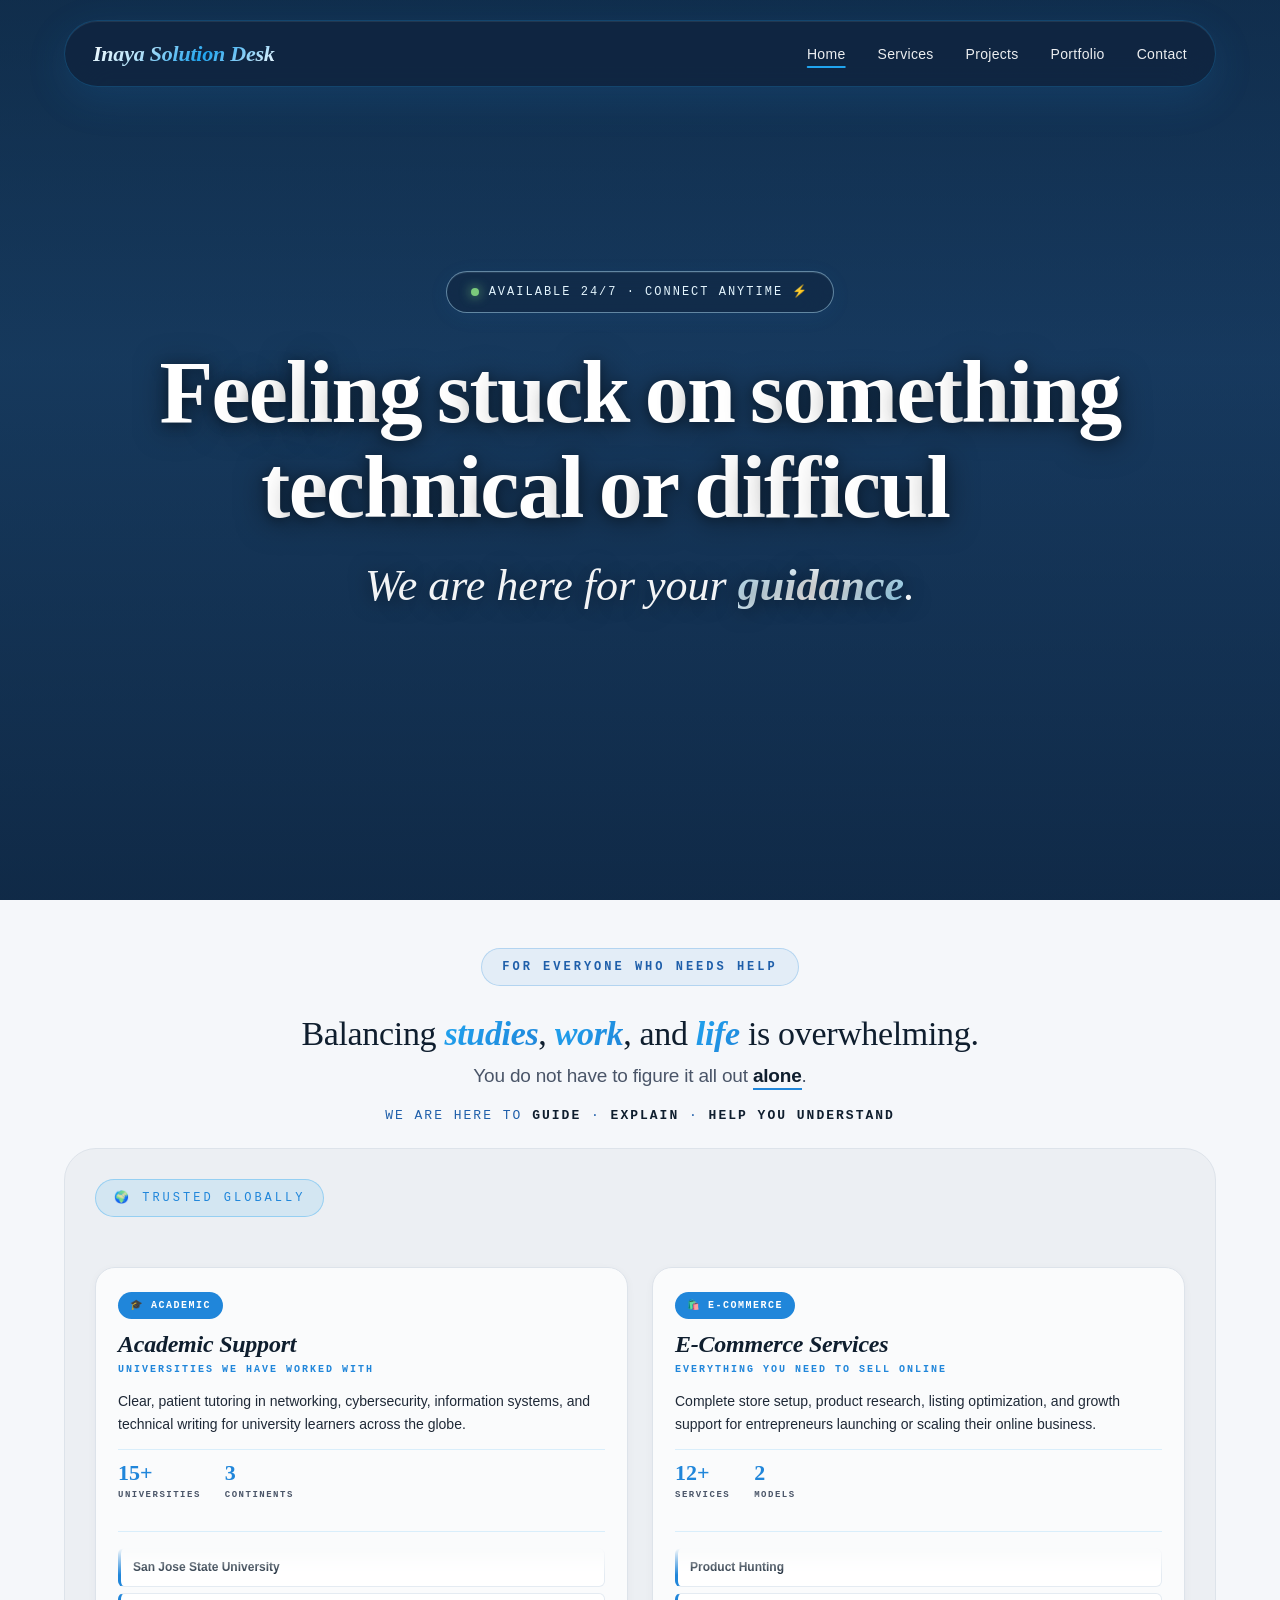
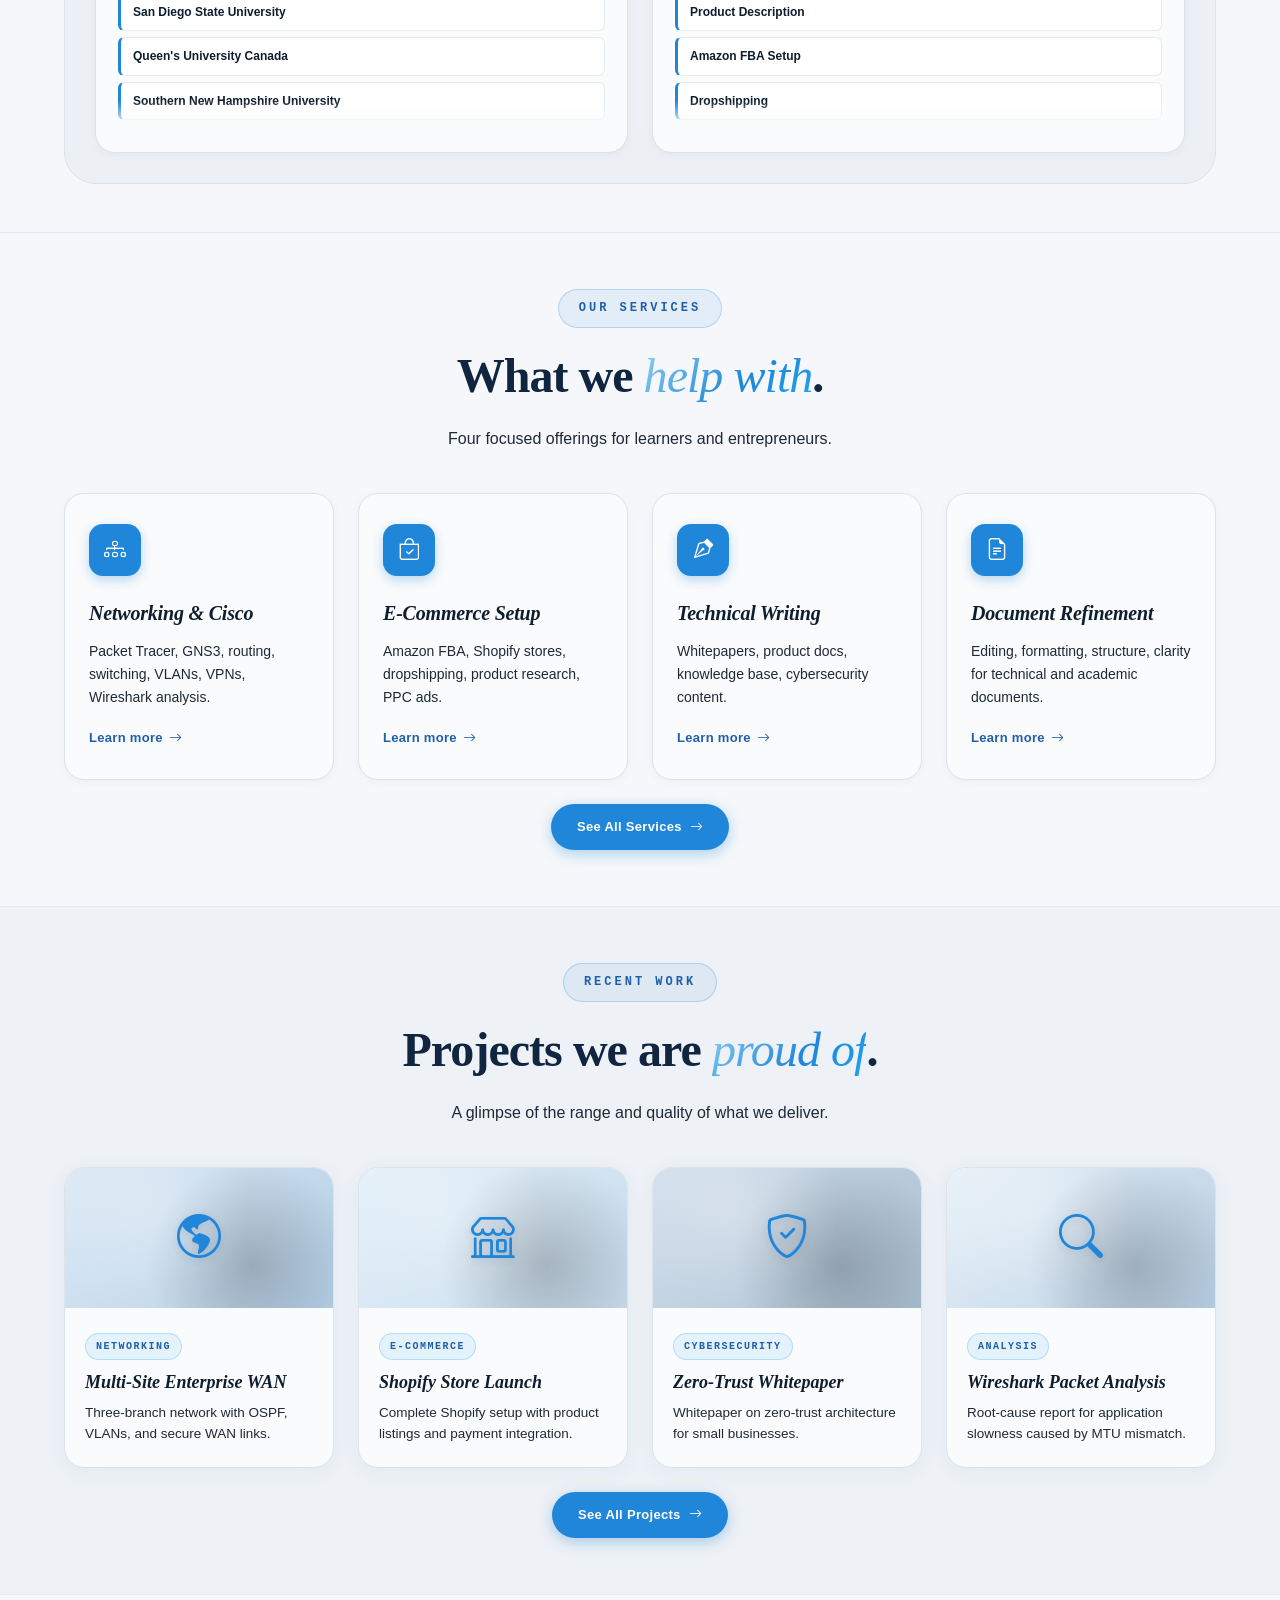
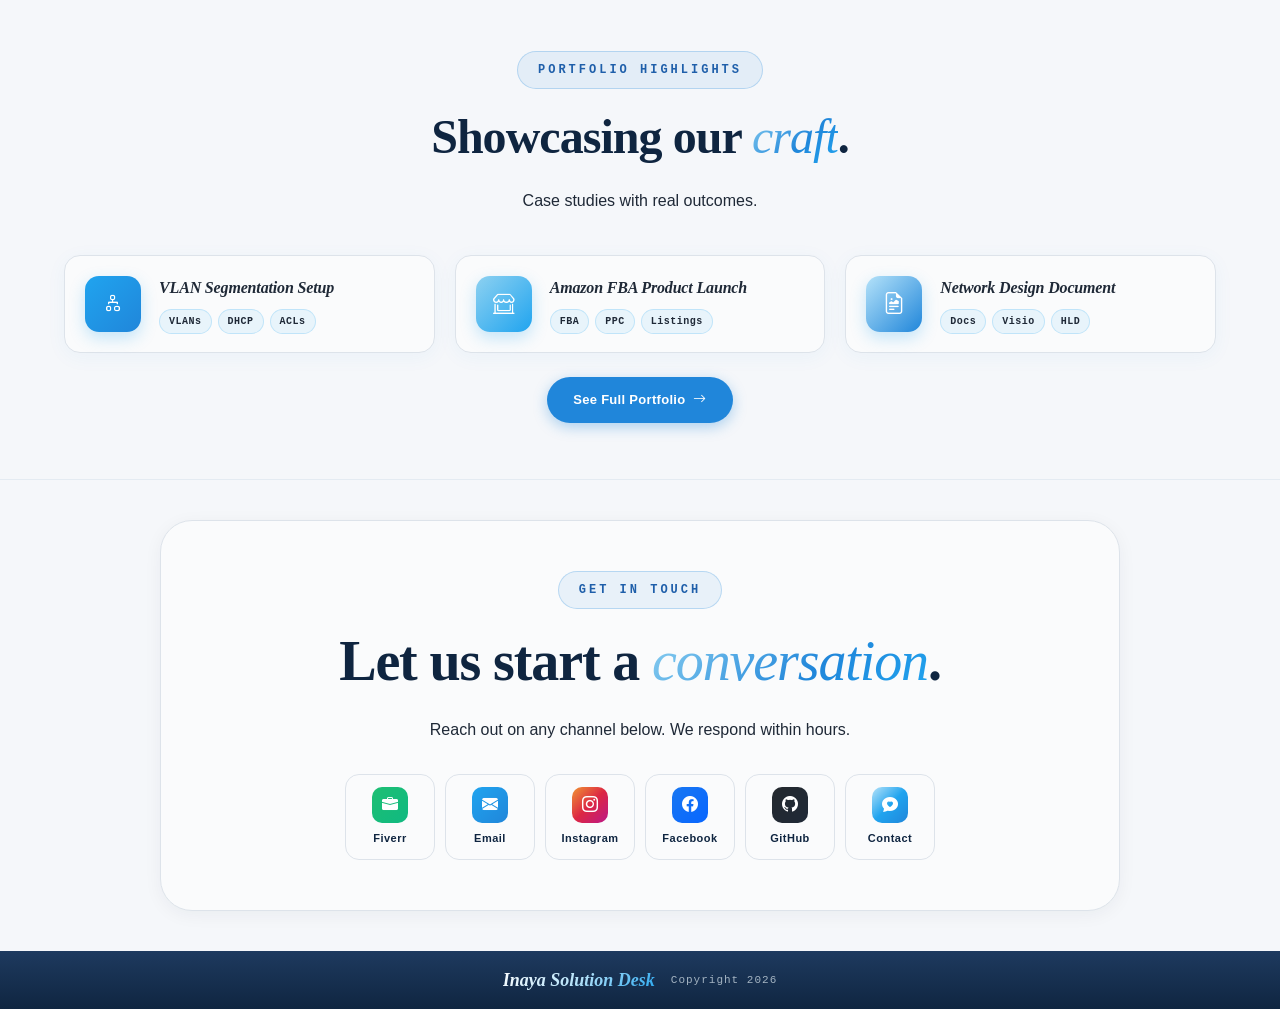
<file: index.html>
<!DOCTYPE html>
<html lang="en">

<head>
<meta charset="UTF-8">
<meta name="viewport" content="width=device-width, initial-scale=1.0">
<title>Inaya Solution Desk | Networking, E-Commerce and Technical Writing</title>
<meta name="description" content="Guiding students and entrepreneurs to real success.">
<meta http-equiv="Content-Security-Policy" content="default-src 'self'; script-src 'self' 'unsafe-inline' https://cdn.jsdelivr.net; style-src 'self' 'unsafe-inline' https://cdn.jsdelivr.net https://fonts.googleapis.com; font-src 'self' https://fonts.gstatic.com https://cdn.jsdelivr.net; img-src 'self' data: https:; media-src 'self' https://cdn.pixabay.com; connect-src 'self';">
<link rel="preconnect" href="https://fonts.googleapis.com">
<link rel="preconnect" href="https://fonts.gstatic.com" crossorigin>
<link href="https://fonts.googleapis.com/css2?family=Playfair+Display:ital,wght@0,500;0,600;0,700;1,500&family=Sora:wght@400;500;600;700&family=Inter:wght@300;400;500;600&family=JetBrains+Mono:wght@400;500&display=swap" rel="stylesheet">
<link href="https://cdn.jsdelivr.net/npm/bootstrap-icons@1.11.1/font/bootstrap-icons.css" rel="stylesheet">
<link rel="stylesheet" href="styles.css">
</head>

<body>
<!-- Aurora background -->
<div class="aurora">
  <div class="aurora-orb orb-1"></div>
  <div class="aurora-orb orb-2"></div>
  <div class="aurora-orb orb-3"></div>
  <div class="aurora-orb orb-4"></div>
</div>

<!-- HERO -->
<section class="hero-section">
  <video class="hero-video" autoplay loop muted playsinline>
    <source src="video/video1.mp4" type="video/mp4">
  </video>
  <div class="hero-overlay"></div>

  <div class="hero-container">
    <div class="hero-nav-wrap">
      <nav class="navbar">
        <a href="index.html" class="brand">Inaya Solution Desk</a>
        <ul class="nav-links">
          <li><a href="index.html" class="active">Home</a></li>
          <li><a href="services.html">Services</a></li>
          <li><a href="projects.html">Projects</a></li>
          <li><a href="portfolio.html">Portfolio</a></li>
          <li><a href="contact.html">Contact</a></li>
        </ul>
        <button class="nav-toggle" id="navToggle" aria-label="Open menu">
          <i class="bi bi-list"></i>
        </button>
      </nav>
    </div>

    <div class="hero-content">
      <div class="hero-badge" id="badge">
        <span class="dot"></span>
        Available 24/7 &middot; Connect anytime &#9889;
      </div>
      <h1 class="hero-heading" id="heading" data-text="Feeling stuck on something technical or difficult?"></h1>
      <p class="hero-subline" id="subline">We are here for your <em>guidance</em>.</p>
      <div class="hero-buttons" id="btns">
        <a href="services.html" class="btn btn-primary">Explore Services <i class="bi bi-arrow-right"></i></a>
        <a href="contact.html" class="btn btn-ghost">Get in Touch</a>
      </div>
    </div>
  </div>

  <div class="hero-scroll-hint">
    Scroll to explore
    <i class="bi bi-chevron-double-down"></i>
  </div>
</section>

<!-- Mobile Menu -->
<div class="mobile-menu-backdrop" id="menuBackdrop"></div>
<aside class="mobile-menu" id="mobileMenu">
  <button class="mobile-menu-close" id="menuClose" aria-label="Close menu">
    <i class="bi bi-x-lg"></i>
  </button>
  <ul>
    <li><a href="index.html">Home</a></li>
    <li><a href="services.html">Services</a></li>
    <li><a href="projects.html">Projects</a></li>
    <li><a href="portfolio.html">Portfolio</a></li>
    <li><a href="contact.html">Contact</a></li>
  </ul>
</aside>

<!-- GUIDANCE + TRUSTED GLOBALLY -->
<section class="guidance-section">
  <div class="container-max">
  <div class="section-header reveal">
  <span class="section-eyebrow">For Everyone Who Needs Help</span>
  <h3 class="balance-heading">
    <span class="bh-line">Balancing <em>studies</em>, <em>work</em>, and <em>life</em> is overwhelming.</span>
    <span class="bh-line bh-sub">You do not have to figure it all out <strong>alone</strong>.</span>
    <span class="bh-line bh-tag">We are here to <span class="bh-verb">guide</span> · <span class="bh-verb">explain</span> · <span class="bh-verb">help you understand</span></span>
  </h3>
  </div>
    <div class="trust-block reveal">
      <div class="trust-eyebrow">🌍 Trusted Globally</div>
      <div class="trust-categories">
        <div class="trust-category">
          <div class="trust-cat-inner">
            <div class="trust-cat-content">
              <div class="trust-cat-badge">🎓 Academic</div>
              <h4 class="trust-cat-h">Academic Support</h4>
              <div class="trust-cat-tagline">Universities we have worked with</div>
              <p class="trust-cat-desc">Clear, patient tutoring in networking, cybersecurity, information systems, and technical writing for university learners across the globe.</p>
              <div class="trust-cat-stats">
                <div class="stat-mini"><div class="stat-mini-num">15+</div><div class="stat-mini-label">Universities</div></div>
                <div class="stat-mini"><div class="stat-mini-num">3</div><div class="stat-mini-label">Continents</div></div>
              </div>
            </div>
            <div class="trust-cat-scroller">
              <div class="vscroll-mask">
                <div class="vscroll-track">
                  <div class="vscroll-item">San Jose State University</div>
                  <div class="vscroll-item">San Diego State University</div>
                  <div class="vscroll-item">Queen's University Canada</div>
                  <div class="vscroll-item">Southern New Hampshire University</div>
                  <div class="vscroll-item">University of North Texas</div>
                  <div class="vscroll-item">Georgia State University</div>
                  <div class="vscroll-item">DePaul University</div>
                  <div class="vscroll-item">Wright State University</div>
                  <div class="vscroll-item">College of DuPage</div>
                  <div class="vscroll-item">Dallas College</div>
                  <div class="vscroll-item">Point Loma Nazarene</div>
                  <div class="vscroll-item">Southern Cross University</div>
                  <div class="vscroll-item">Deakin University</div>
                  <div class="vscroll-item">University of Southern Queensland</div>
                  <div class="vscroll-item">Abu Dhabi University</div>
                  <div class="vscroll-item">San Jose State University</div>
                  <div class="vscroll-item">San Diego State University</div>
                  <div class="vscroll-item">Queen's University Canada</div>
                  <div class="vscroll-item">Southern New Hampshire University</div>
                  <div class="vscroll-item">University of North Texas</div>
                  <div class="vscroll-item">Georgia State University</div>
                  <div class="vscroll-item">DePaul University</div>
                  <div class="vscroll-item">Wright State University</div>
                  <div class="vscroll-item">College of DuPage</div>
                  <div class="vscroll-item">Dallas College</div>
                  <div class="vscroll-item">Point Loma Nazarene</div>
                  <div class="vscroll-item">Southern Cross University</div>
                  <div class="vscroll-item">Deakin University</div>
                  <div class="vscroll-item">University of Southern Queensland</div>
                  <div class="vscroll-item">Abu Dhabi University</div>
                </div>
              </div>
            </div>
          </div>
        </div>

        <div class="trust-category">
          <div class="trust-cat-inner">
            <div class="trust-cat-content">
              <div class="trust-cat-badge">🛍️ E-Commerce</div>
              <h4 class="trust-cat-h">E-Commerce Services</h4>
              <div class="trust-cat-tagline">Everything you need to sell online</div>
              <p class="trust-cat-desc">Complete store setup, product research, listing optimization, and growth support for entrepreneurs launching or scaling their online business.</p>
              <div class="trust-cat-stats">
                <div class="stat-mini"><div class="stat-mini-num">12+</div><div class="stat-mini-label">Services</div></div>
                <div class="stat-mini"><div class="stat-mini-num">2</div><div class="stat-mini-label">Models</div></div>
              </div>
            </div>
            <div class="trust-cat-scroller">
              <div class="vscroll-mask">
                <div class="vscroll-track">
                  <div class="vscroll-item">Product Hunting</div>
                  <div class="vscroll-item">Product Description</div>
                  <div class="vscroll-item">Amazon FBA Setup</div>
                  <div class="vscroll-item">Dropshipping</div>
                  <div class="vscroll-item">Listing Optimization</div>
                  <div class="vscroll-item">Keyword Research</div>
                  <div class="vscroll-item">Shopify Store Setup</div>
                  <div class="vscroll-item">Supplier Sourcing</div>
                  <div class="vscroll-item">PPC Advertising</div>
                  <div class="vscroll-item">Store Design</div>
                  <div class="vscroll-item">Brand Registry</div>
                  <div class="vscroll-item">Inventory Planning</div>
                  <div class="vscroll-item">Automation Tools</div>
                  <div class="vscroll-item">Product Hunting</div>
                  <div class="vscroll-item">Product Description</div>
                  <div class="vscroll-item">Amazon FBA Setup</div>
                  <div class="vscroll-item">Dropshipping</div>
                  <div class="vscroll-item">Listing Optimization</div>
                  <div class="vscroll-item">Keyword Research</div>
                  <div class="vscroll-item">Shopify Store Setup</div>
                  <div class="vscroll-item">Supplier Sourcing</div>
                  <div class="vscroll-item">PPC Advertising</div>
                  <div class="vscroll-item">Store Design</div>
                  <div class="vscroll-item">Brand Registry</div>
                  <div class="vscroll-item">Inventory Planning</div>
                  <div class="vscroll-item">Automation Tools</div>
                </div>
              </div>
            </div>
          </div>
        </div>

      </div>
    </div>
  </div>
</section>

<!-- SERVICES PREVIEW -->
<section class="preview-section">
  <div class="container-max">
    <div class="section-header reveal">
      <span class="section-eyebrow">Our Services</span>
      <h2 class="section-title">What we <em>help with</em>.</h2>
      <p class="section-lead" style="margin-left:auto; margin-right:auto;">Four focused offerings for learners and entrepreneurs.</p>
    </div>

    <div class="preview-grid">
      <div class="preview-card reveal">
        <div class="preview-icon"><i class="bi bi-diagram-3"></i></div>
        <h3>Networking & Cisco</h3>
        <p>Packet Tracer, GNS3, routing, switching, VLANs, VPNs, Wireshark analysis.</p>
        <a href="services.html" class="preview-link">Learn more <i class="bi bi-arrow-right"></i></a>
      </div>
      <div class="preview-card reveal">
        <div class="preview-icon"><i class="bi bi-bag-check"></i></div>
        <h3>E-Commerce Setup</h3>
        <p>Amazon FBA, Shopify stores, dropshipping, product research, PPC ads.</p>
        <a href="services.html" class="preview-link">Learn more <i class="bi bi-arrow-right"></i></a>
      </div>
      <div class="preview-card reveal">
        <div class="preview-icon"><i class="bi bi-vector-pen"></i></div>
        <h3>Technical Writing</h3>
        <p>Whitepapers, product docs, knowledge base, cybersecurity content.</p>
        <a href="services.html" class="preview-link">Learn more <i class="bi bi-arrow-right"></i></a>
      </div>
      <div class="preview-card reveal">
        <div class="preview-icon"><i class="bi bi-file-earmark-text"></i></div>
        <h3>Document Refinement</h3>
        <p>Editing, formatting, structure, clarity for technical and academic documents.</p>
        <a href="services.html" class="preview-link">Learn more <i class="bi bi-arrow-right"></i></a>
      </div>
    </div>
    <div class="preview-cta reveal">
      <a href="services.html" class="btn btn-amber">See All Services <i class="bi bi-arrow-right"></i></a>
    </div>
  </div>
</section>

<!-- PROJECTS PREVIEW -->
<section class="preview-section alt-bg">
  <div class="container-max">
    <div class="section-header reveal">
      <span class="section-eyebrow">Recent Work</span>
      <h2 class="section-title">Projects we are <em>proud of</em>.</h2>
      <p class="section-lead" style="margin-left:auto; margin-right:auto;">A glimpse of the range and quality of what we deliver.</p>
    </div>

    <div class="project-grid">
      <div class="project-card reveal">
        <div class="project-thumb v1"><i class="bi bi-globe-americas"></i></div>
        <div class="project-body">
          <div class="project-tag">Networking</div>
          <h4>Multi-Site Enterprise WAN</h4>
          <p>Three-branch network with OSPF, VLANs, and secure WAN links.</p>
        </div>
      </div>
      <div class="project-card reveal">
        <div class="project-thumb v2"><i class="bi bi-shop"></i></div>
        <div class="project-body">
          <div class="project-tag">E-Commerce</div>
          <h4>Shopify Store Launch</h4>
          <p>Complete Shopify setup with product listings and payment integration.</p>
        </div>
      </div>
      <div class="project-card reveal">
        <div class="project-thumb v3"><i class="bi bi-shield-check"></i></div>
        <div class="project-body">
          <div class="project-tag">Cybersecurity</div>
          <h4>Zero-Trust Whitepaper</h4>
          <p>Whitepaper on zero-trust architecture for small businesses.</p>
        </div>
      </div>
      <div class="project-card reveal">
        <div class="project-thumb v4"><i class="bi bi-search"></i></div>
        <div class="project-body">
          <div class="project-tag">Analysis</div>
          <h4>Wireshark Packet Analysis</h4>
          <p>Root-cause report for application slowness caused by MTU mismatch.</p>
        </div>
      </div>
    </div>
    <div class="preview-cta reveal">
      <a href="projects.html" class="btn btn-amber">See All Projects <i class="bi bi-arrow-right"></i></a>
    </div>
  </div>
</section>

<!-- PORTFOLIO PREVIEW -->
<section class="preview-section">
  <div class="container-max">
    <div class="section-header reveal">
      <span class="section-eyebrow">Portfolio Highlights</span>
      <h2 class="section-title">Showcasing our <em>craft</em>.</h2>
      <p class="section-lead" style="margin-left:auto; margin-right:auto;">Case studies with real outcomes.</p>
    </div>

    <div class="portfolio-grid">
      <div class="portfolio-item reveal">
        <div class="portfolio-visual v1"><i class="bi bi-diagram-2"></i></div>
        <div class="portfolio-info">
          <h4>VLAN Segmentation Setup</h4>
          <div class="portfolio-tags"><span>VLANs</span><span>DHCP</span><span>ACLs</span></div>
        </div>
      </div>
      <div class="portfolio-item reveal">
        <div class="portfolio-visual v2"><i class="bi bi-shop-window"></i></div>
        <div class="portfolio-info">
          <h4>Amazon FBA Product Launch</h4>
          <div class="portfolio-tags"><span>FBA</span><span>PPC</span><span>Listings</span></div>
        </div>
      </div>
      <div class="portfolio-item reveal">
        <div class="portfolio-visual v3"><i class="bi bi-file-earmark-richtext"></i></div>
        <div class="portfolio-info">
          <h4>Network Design Document</h4>
          <div class="portfolio-tags"><span>Docs</span><span>Visio</span><span>HLD</span></div>
        </div>
      </div>
    </div>
    <div class="preview-cta reveal">
      <a href="portfolio.html" class="btn btn-amber">See Full Portfolio <i class="bi bi-arrow-right"></i></a>
    </div>
  </div>
</section>

<!-- CONTACT -->
<section class="contact-section">
  <div class="contact-inner reveal">
    <div class="contact-card">
      <span class="section-eyebrow">Get in Touch</span>
      <h2 class="section-title">Let us start a <em>conversation</em>.</h2>
      <p class="section-lead" style="margin-left:auto; margin-right:auto; text-align:center;">Reach out on any channel below. We respond within hours.</p>

      <div class="social-grid">
        <a href="https://www.fiverr.com" target="_blank" rel="noopener noreferrer" class="social-link fiverr">
          <div class="social-icon"><i class="bi bi-briefcase-fill"></i></div>
          <div class="social-label">Fiverr</div>
        </a>
        <a href="mailto:inaya.solutiondesk@gmail.com" class="social-link email">
          <div class="social-icon"><i class="bi bi-envelope-fill"></i></div>
          <div class="social-label">Email</div>
        </a>
        <a href="https://www.instagram.com/inaya.solutionexpert" target="_blank" rel="noopener noreferrer" class="social-link instagram">
          <div class="social-icon"><i class="bi bi-instagram"></i></div>
          <div class="social-label">Instagram</div>
        </a>
        <a href="https://www.facebook.com/share/1GcSuUCzpV/" target="_blank" rel="noopener noreferrer" class="social-link facebook">
          <div class="social-icon"><i class="bi bi-facebook"></i></div>
          <div class="social-label">Facebook</div>
        </a>
        <a href="https://github.com/inaya-solution-desk" target="_blank" rel="noopener noreferrer" class="social-link github">
          <div class="social-icon"><i class="bi bi-github"></i></div>
          <div class="social-label">GitHub</div>
        </a>
        <a href="contact.html" class="social-link">
          <div class="social-icon"><i class="bi bi-chat-heart-fill"></i></div>
          <div class="social-label">Contact</div>
        </a>
      </div>
    </div>
  </div>
</section>

<footer>
  <div class="footer-brand">Inaya Solution Desk</div>
  <p>Copyright 2026</p>
</footer>

<script>
const heading = document.getElementById('heading');
const rawText = heading.getAttribute('data-text');
heading.innerHTML = '';
let globalCharIndex = 0;
const charDelay = 35;
const startDelay = 400;
const words = rawText.split(' ');
words.forEach((word) => {
  if (word.length === 0) return;
  const wordSpan = document.createElement('span');
  wordSpan.className = 'word';
  [...word].forEach((ch) => {
    const c = document.createElement('span');
    c.className = 'char';
    c.textContent = ch;
    wordSpan.appendChild(c);
    const idx = globalCharIndex;
    setTimeout(() => c.classList.add('visible'), startDelay + idx * charDelay);
    globalCharIndex++;
  });
  heading.appendChild(wordSpan);
});

setTimeout(() => document.getElementById('badge').classList.add('visible'), 200);
setTimeout(() => document.getElementById('subline').classList.add('visible'), 1600);
setTimeout(() => document.getElementById('btns').classList.add('visible'), 2000);

const navToggle = document.getElementById('navToggle');
const mobileMenu = document.getElementById('mobileMenu');
const menuBackdrop = document.getElementById('menuBackdrop');
const menuClose = document.getElementById('menuClose');
function openMenu() {
  mobileMenu.classList.add('open');
  menuBackdrop.classList.add('open');
  document.body.style.overflow = 'hidden';
}
function closeMenu() {
  mobileMenu.classList.remove('open');
  menuBackdrop.classList.remove('open');
  document.body.style.overflow = '';
}
navToggle.addEventListener('click', openMenu);
menuClose.addEventListener('click', closeMenu);
menuBackdrop.addEventListener('click', closeMenu);
document.querySelectorAll('.mobile-menu a').forEach(a => a.addEventListener('click', closeMenu));

const revealObserver = new IntersectionObserver((entries) => {
  entries.forEach(entry => {
    if (entry.isIntersecting) {
      entry.target.classList.add('visible');
      revealObserver.unobserve(entry.target);
    }
  });
}, { threshold: 0.12 });
document.querySelectorAll('.reveal').forEach(el => revealObserver.observe(el));
</script>

  
</body>
</html>
</file>
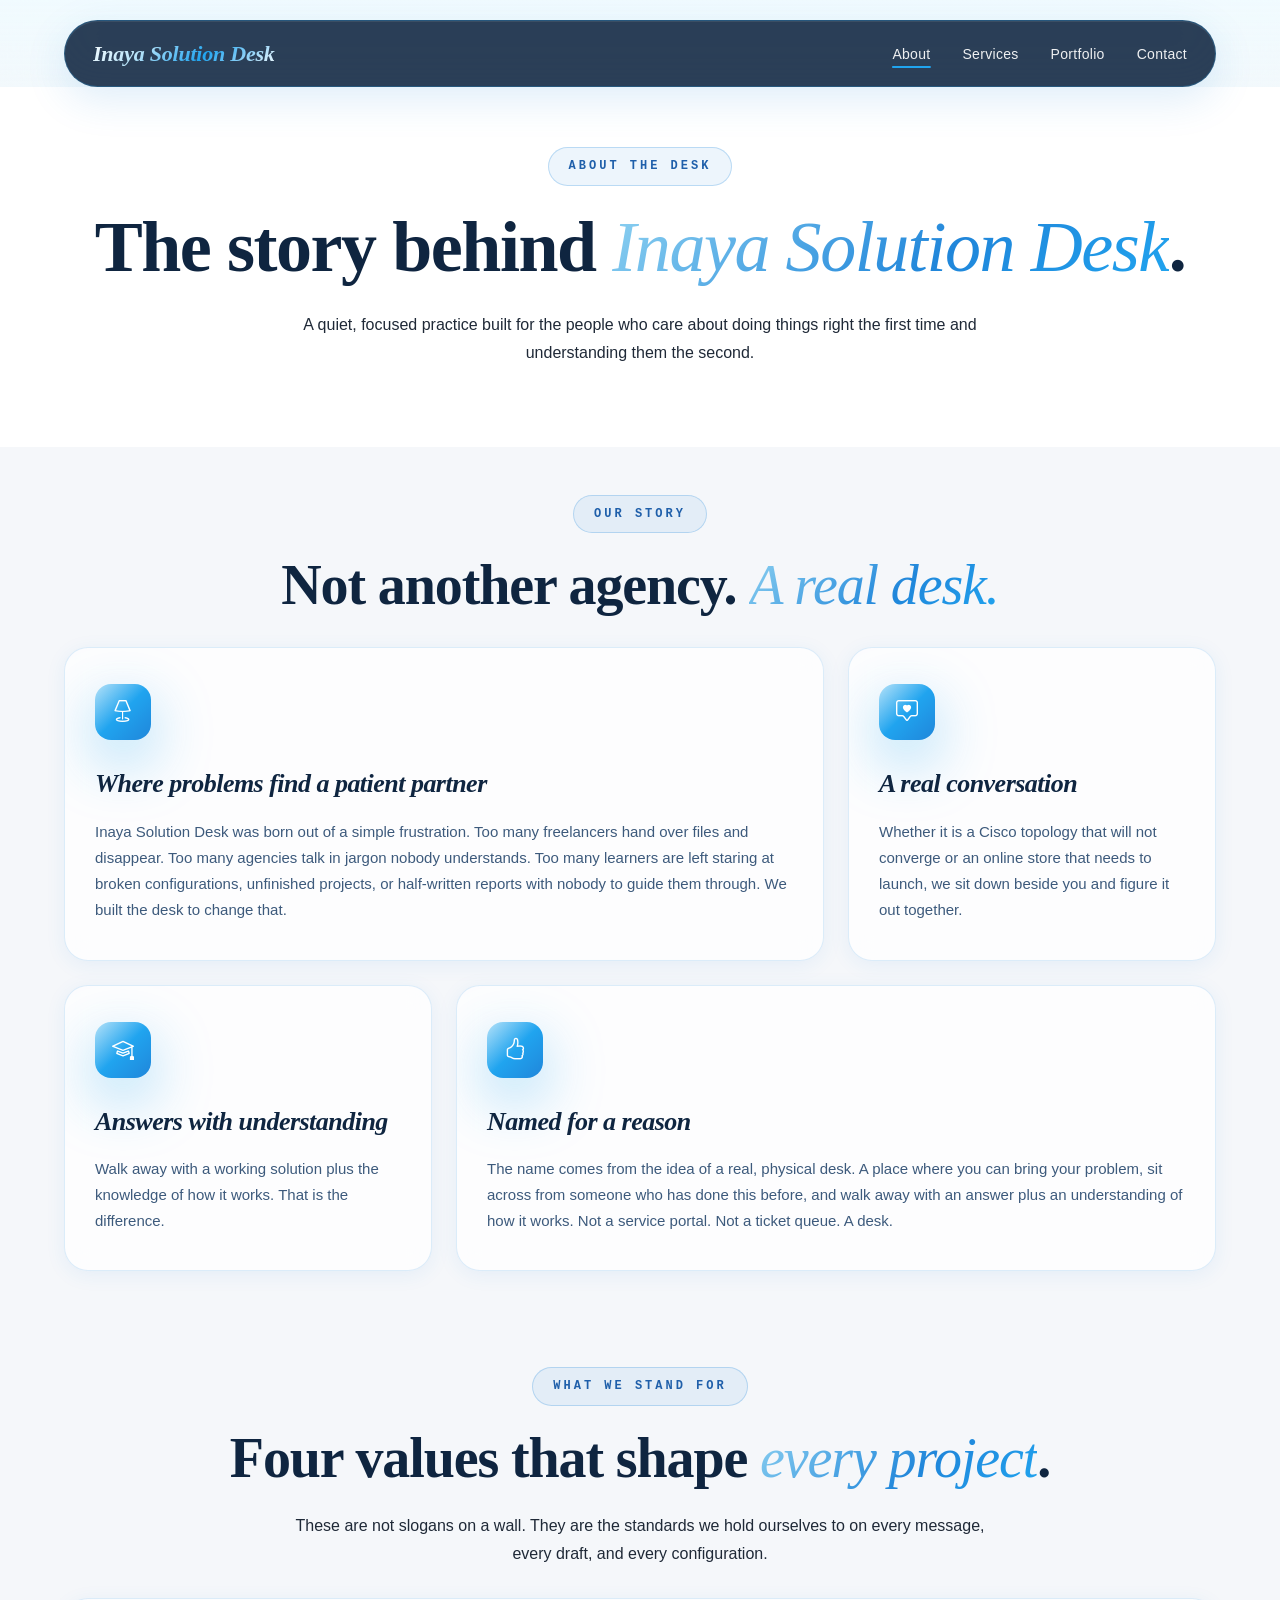
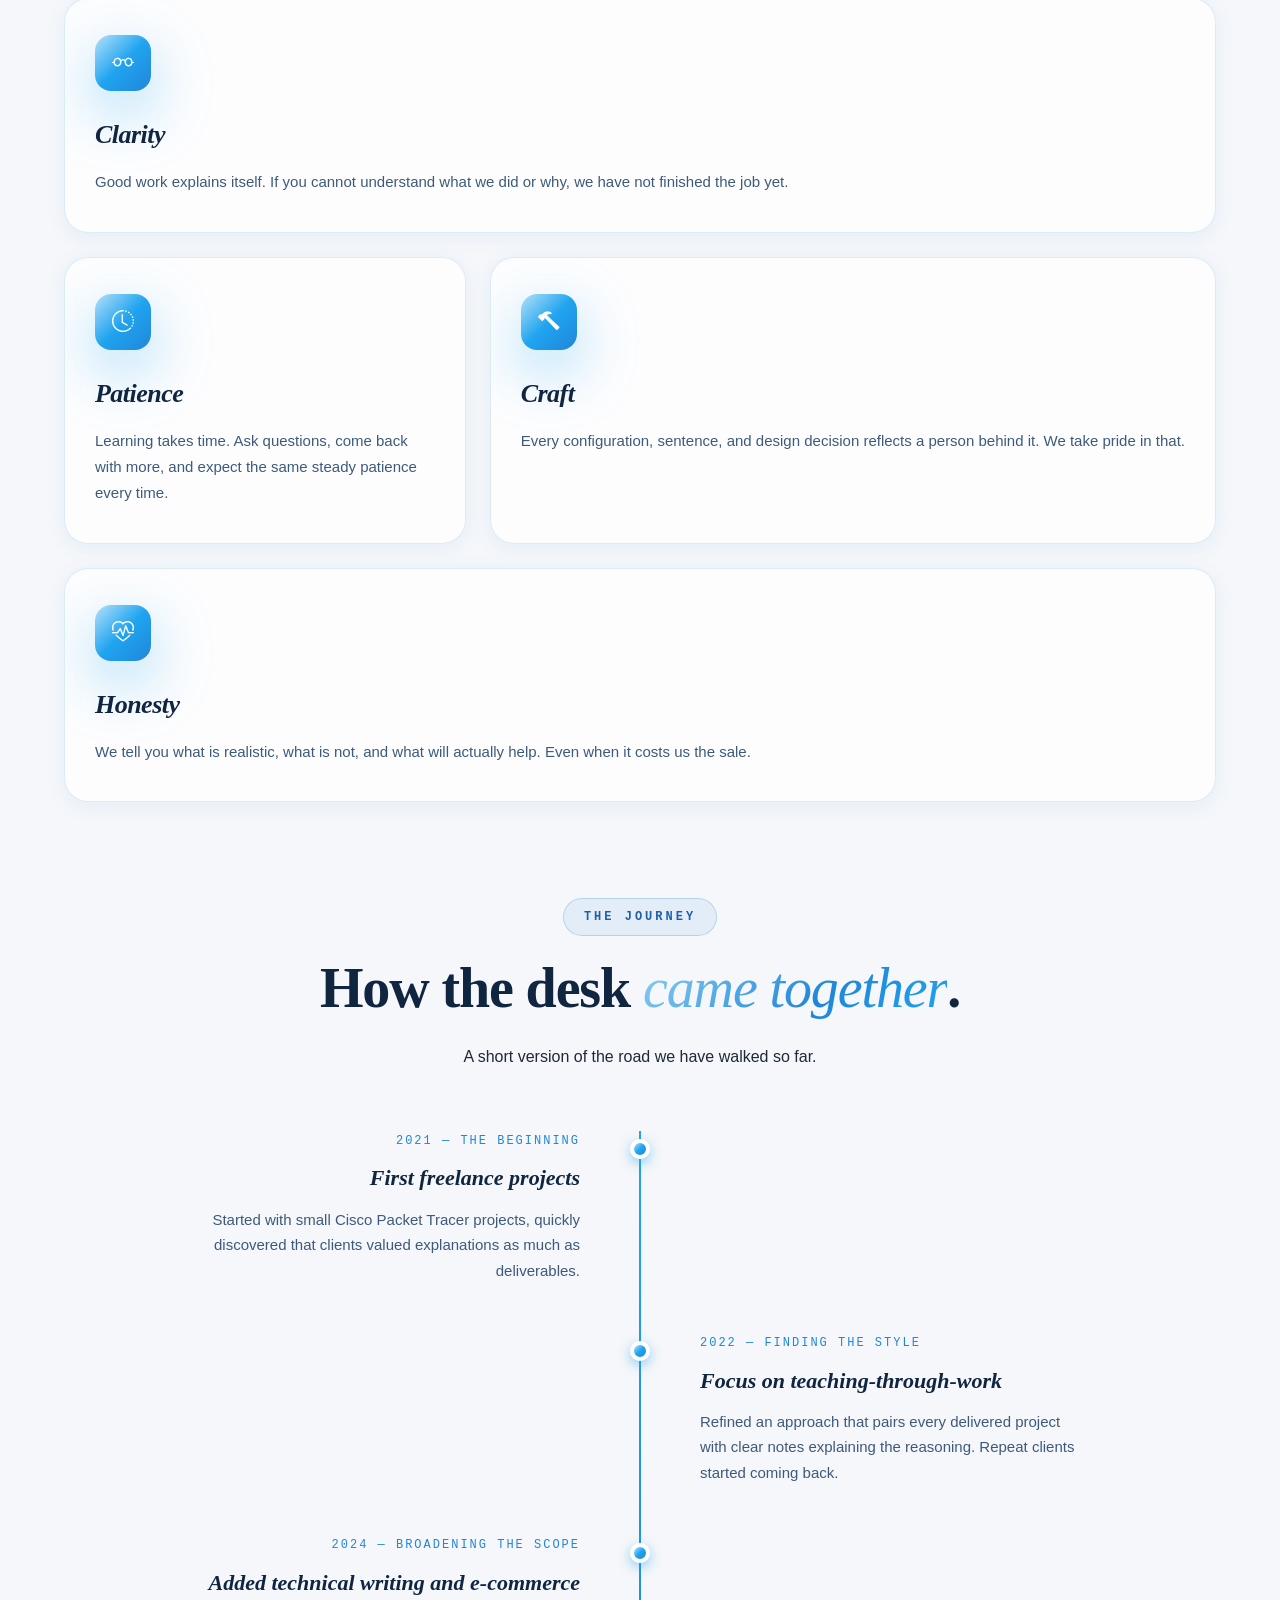
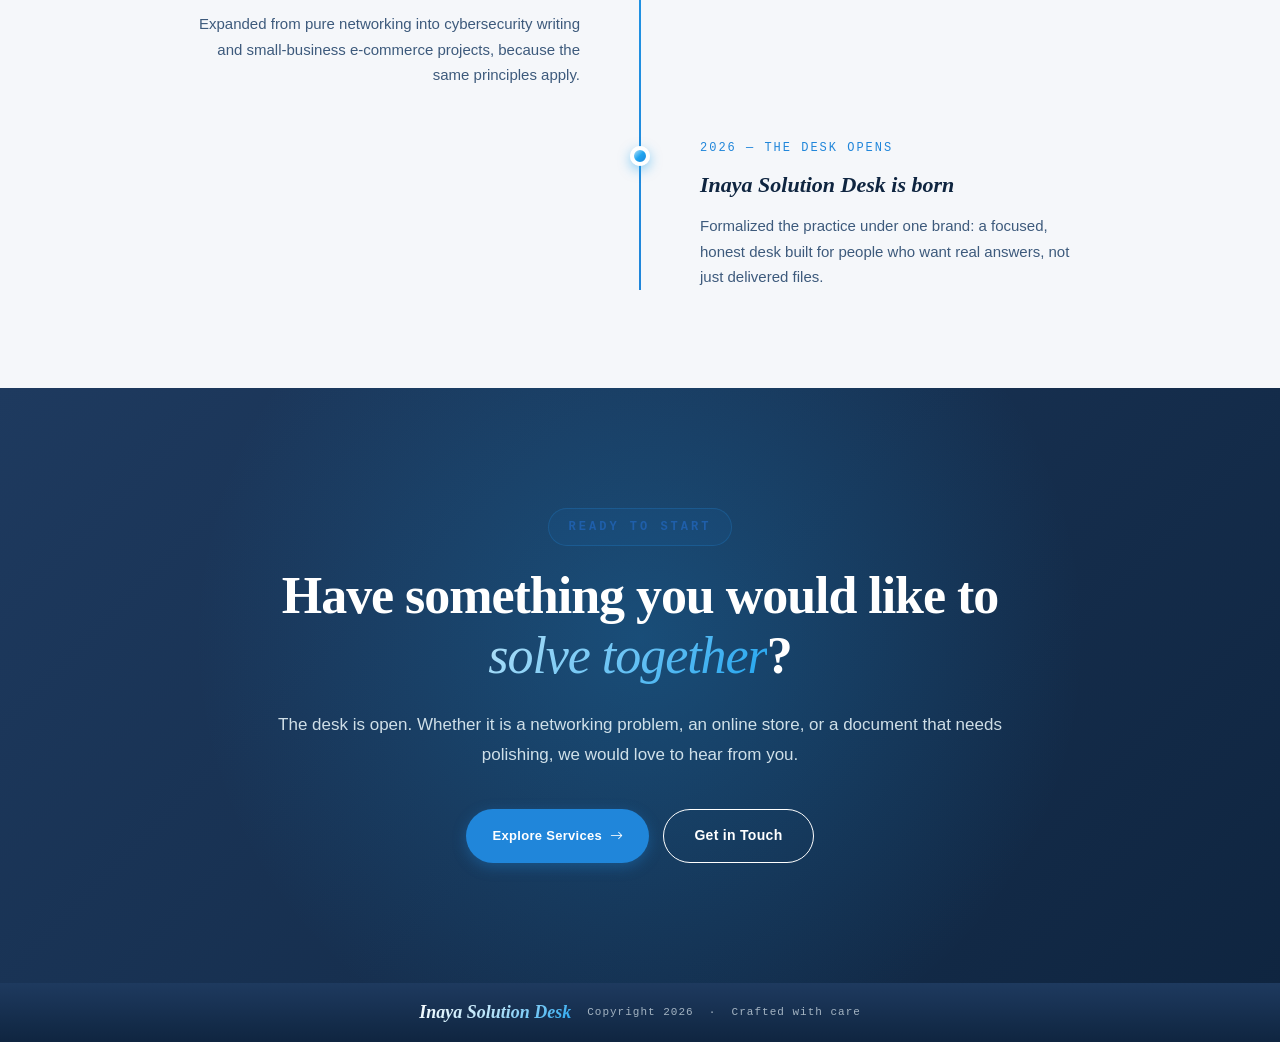
<file: about.html>
<!DOCTYPE html>
<html lang="en">
<head>
<meta charset="UTF-8">
<meta name="viewport" content="width=device-width, initial-scale=1.0">
<title>About | Inaya Solution Desk</title>
<meta name="description" content="The story, values, and philosophy behind Inaya Solution Desk.">
<meta http-equiv="Content-Security-Policy" content="default-src 'self'; script-src 'self' 'unsafe-inline' https://cdn.jsdelivr.net; style-src 'self' 'unsafe-inline' https://cdn.jsdelivr.net https://fonts.googleapis.com; font-src 'self' https://fonts.gstatic.com https://cdn.jsdelivr.net; img-src 'self' data: https:; form-action 'self' https://formsubmit.co; connect-src 'self';">

<link rel="preconnect" href="https://fonts.googleapis.com">
<link rel="preconnect" href="https://fonts.gstatic.com" crossorigin>
<link href="https://fonts.googleapis.com/css2?family=Playfair+Display:ital,wght@0,500;0,600;0,700;1,500&family=Sora:wght@400;500;600;700&family=Inter:wght@300;400;500;600&family=JetBrains+Mono:wght@400;500&display=swap" rel="stylesheet">
<link href="https://cdn.jsdelivr.net/npm/bootstrap-icons@1.11.1/font/bootstrap-icons.css" rel="stylesheet">
<link rel="stylesheet" href="styles.css">
</head>
<body>

<div class="aurora">
  <div class="aurora-orb orb-1"></div>
  <div class="aurora-orb orb-2"></div>
  <div class="aurora-orb orb-3"></div>
  <div class="aurora-orb orb-4"></div>
</div>

<div class="page-nav-wrap">
  <nav class="navbar">
    <a href="index.html" class="brand">Inaya Solution Desk</a>
    <ul class="nav-links">
      <li><a href="about.html" class="active">About</a></li>
      <li><a href="services.html">Services</a></li>
      <li><a href="portfolio.html">Portfolio</a></li>
      <li><a href="contact.html">Contact</a></li>
    </ul>
    <button class="nav-toggle" id="navToggle" aria-label="Open menu">
      <i class="bi bi-list"></i>
    </button>
  </nav>
</div>

<div class="mobile-menu-backdrop" id="menuBackdrop"></div>
<aside class="mobile-menu" id="mobileMenu">
  <button class="mobile-menu-close" id="menuClose" aria-label="Close menu">
    <i class="bi bi-x-lg"></i>
  </button>
  <ul>
    <li><a href="index.html">Home</a></li>
    <li><a href="about.html" class="active">About</a></li>
    <li><a href="services.html">Services</a></li>
    <li><a href="portfolio.html">Portfolio</a></li>
    <li><a href="contact.html">Contact</a></li>
  </ul>
</aside>

<section class="page-hero">
  <span class="section-eyebrow">About the Desk</span>
  <h1 class="section-title" style="font-size: clamp(40px, 6vw, 72px);">The story behind <em>Inaya Solution Desk</em>.</h1>
  <p class="section-lead" style="margin-left:auto;margin-right:auto;">A quiet, focused practice built for the people who care about doing things right the first time and understanding them the second.</p>
</section>

<section class="guidance-section">
  <div class="container-max">
    <div class="section-header reveal">
      <span class="section-eyebrow">Our Story</span>
      <h2 class="section-title">Not another agency. <em>A real desk.</em></h2>
    </div>

    <div class="bento-grid">
      <div class="bento-item reveal">
        <div class="feature-icon"><i class="bi bi-lamp"></i></div>
        <h3>Where problems find a patient partner</h3>
        <p>Inaya Solution Desk was born out of a simple frustration. Too many freelancers hand over files and disappear. Too many agencies talk in jargon nobody understands. Too many learners are left staring at broken configurations, unfinished projects, or half-written reports with nobody to guide them through. We built the desk to change that.</p>
      </div>
      <div class="bento-item reveal">
        <div class="feature-icon"><i class="bi bi-chat-square-heart"></i></div>
        <h3>A real conversation</h3>
        <p>Whether it is a Cisco topology that will not converge or an online store that needs to launch, we sit down beside you and figure it out together.</p>
      </div>
      <div class="bento-item reveal">
        <div class="feature-icon"><i class="bi bi-mortarboard"></i></div>
        <h3>Answers with understanding</h3>
        <p>Walk away with a working solution plus the knowledge of how it works. That is the difference.</p>
      </div>
      <div class="bento-item reveal">
        <div class="feature-icon"><i class="bi bi-hand-thumbs-up"></i></div>
        <h3>Named for a reason</h3>
        <p>The name comes from the idea of a real, physical desk. A place where you can bring your problem, sit across from someone who has done this before, and walk away with an answer plus an understanding of how it works. Not a service portal. Not a ticket queue. A desk.</p>
      </div>
    </div>
  </div>
</section>

<section class="guidance-section" style="background: linear-gradient(180deg, var(--ivory-warm) 0%, var(--ivory) 100%);">
  <div class="container-max">
    <div class="section-header reveal">
      <span class="section-eyebrow">What We Stand For</span>
      <h2 class="section-title">Four values that shape <em>every project</em>.</h2>
      <p class="section-lead" style="margin-left:auto;margin-right:auto;">These are not slogans on a wall. They are the standards we hold ourselves to on every message, every draft, and every configuration.</p>
    </div>

    <div class="bento-grid" style="grid-template-columns: 1fr;">
      <div class="bento-item reveal">
        <div class="feature-icon"><i class="bi bi-eyeglasses"></i></div>
        <h3>Clarity</h3>
        <p>Good work explains itself. If you cannot understand what we did or why, we have not finished the job yet.</p>
      </div>
      <div class="bento-item reveal">
        <div class="feature-icon"><i class="bi bi-clock-history"></i></div>
        <h3>Patience</h3>
        <p>Learning takes time. Ask questions, come back with more, and expect the same steady patience every time.</p>
      </div>
      <div class="bento-item reveal">
        <div class="feature-icon"><i class="bi bi-hammer"></i></div>
        <h3>Craft</h3>
        <p>Every configuration, sentence, and design decision reflects a person behind it. We take pride in that.</p>
      </div>
      <div class="bento-item reveal">
        <div class="feature-icon"><i class="bi bi-heart-pulse"></i></div>
        <h3>Honesty</h3>
        <p>We tell you what is realistic, what is not, and what will actually help. Even when it costs us the sale.</p>
      </div>
    </div>
  </div>
</section>

<section class="guidance-section">
  <div class="container-max">
    <div class="section-header reveal">
      <span class="section-eyebrow">The Journey</span>
      <h2 class="section-title">How the desk <em>came together</em>.</h2>
      <p class="section-lead" style="margin-left:auto;margin-right:auto;">A short version of the road we have walked so far.</p>
    </div>

    <div class="timeline">
      <div class="timeline-item reveal">
        <div class="timeline-dot"></div>
        <div class="timeline-year">2021 &mdash; The Beginning</div>
        <h4>First freelance projects</h4>
        <p>Started with small Cisco Packet Tracer projects, quickly discovered that clients valued explanations as much as deliverables.</p>
      </div>
      <div class="timeline-item reveal">
        <div class="timeline-dot"></div>
        <div class="timeline-year">2022 &mdash; Finding the Style</div>
        <h4>Focus on teaching-through-work</h4>
        <p>Refined an approach that pairs every delivered project with clear notes explaining the reasoning. Repeat clients started coming back.</p>
      </div>
      <div class="timeline-item reveal">
        <div class="timeline-dot"></div>
        <div class="timeline-year">2024 &mdash; Broadening the Scope</div>
        <h4>Added technical writing and e-commerce</h4>
        <p>Expanded from pure networking into cybersecurity writing and small-business e-commerce projects, because the same principles apply.</p>
      </div>
      <div class="timeline-item reveal">
        <div class="timeline-dot"></div>
        <div class="timeline-year">2026 &mdash; The Desk Opens</div>
        <h4>Inaya Solution Desk is born</h4>
        <p>Formalized the practice under one brand: a focused, honest desk built for people who want real answers, not just delivered files.</p>
      </div>
    </div>
  </div>
</section>

<section class="cta-section">
  <div class="cta-inner">
    <span class="section-eyebrow">Ready to Start</span>
    <h2>Have something you would like to <em>solve together</em>?</h2>
    <p>The desk is open. Whether it is a networking problem, an online store, or a document that needs polishing, we would love to hear from you.</p>
    <div class="cta-buttons">
      <a href="services.html" class="btn btn-amber">Explore Services <i class="bi bi-arrow-right"></i></a>
      <a href="contact.html" class="btn btn-ghost">Get in Touch</a>
    </div>
  </div>
</section>

<footer>
  <div class="footer-brand">Inaya Solution Desk</div>
  <p>Copyright 2026 &nbsp;&middot;&nbsp; Crafted with care</p>
</footer>

<script>
const navToggle = document.getElementById('navToggle');
const mobileMenu = document.getElementById('mobileMenu');
const menuBackdrop = document.getElementById('menuBackdrop');
const menuClose = document.getElementById('menuClose');
function openMenu() {
  mobileMenu.classList.add('open');
  menuBackdrop.classList.add('open');
  document.body.style.overflow = 'hidden';
}
function closeMenu() {
  mobileMenu.classList.remove('open');
  menuBackdrop.classList.remove('open');
  document.body.style.overflow = '';
}
navToggle.addEventListener('click', openMenu);
menuClose.addEventListener('click', closeMenu);
menuBackdrop.addEventListener('click', closeMenu);
document.querySelectorAll('.mobile-menu a').forEach(a => a.addEventListener('click', closeMenu));

const revealObserver = new IntersectionObserver((entries) => {
  entries.forEach(entry => {
    if (entry.isIntersecting) {
      entry.target.classList.add('visible');
      revealObserver.unobserve(entry.target);
    }
  });
}, { threshold: 0.12 });
document.querySelectorAll('.reveal').forEach(el => revealObserver.observe(el));
</script>


</body>
</html>
</file>
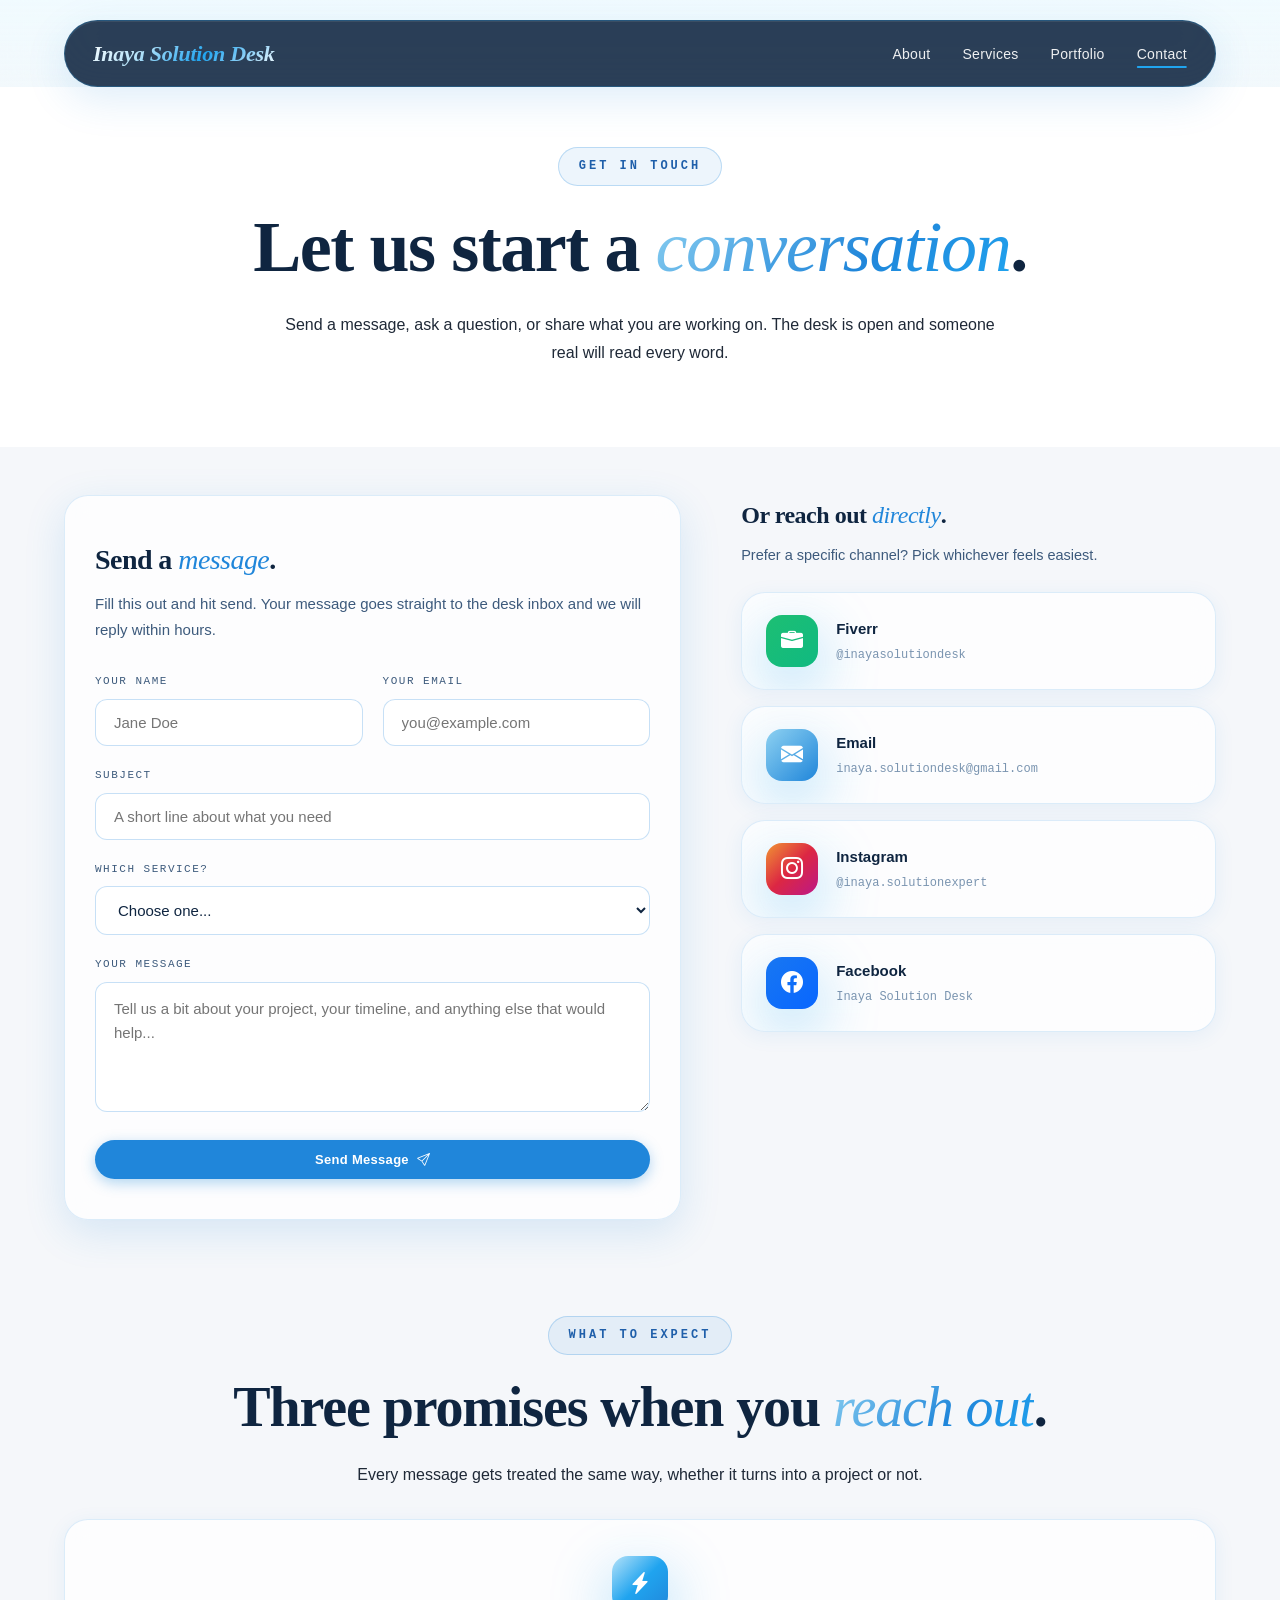
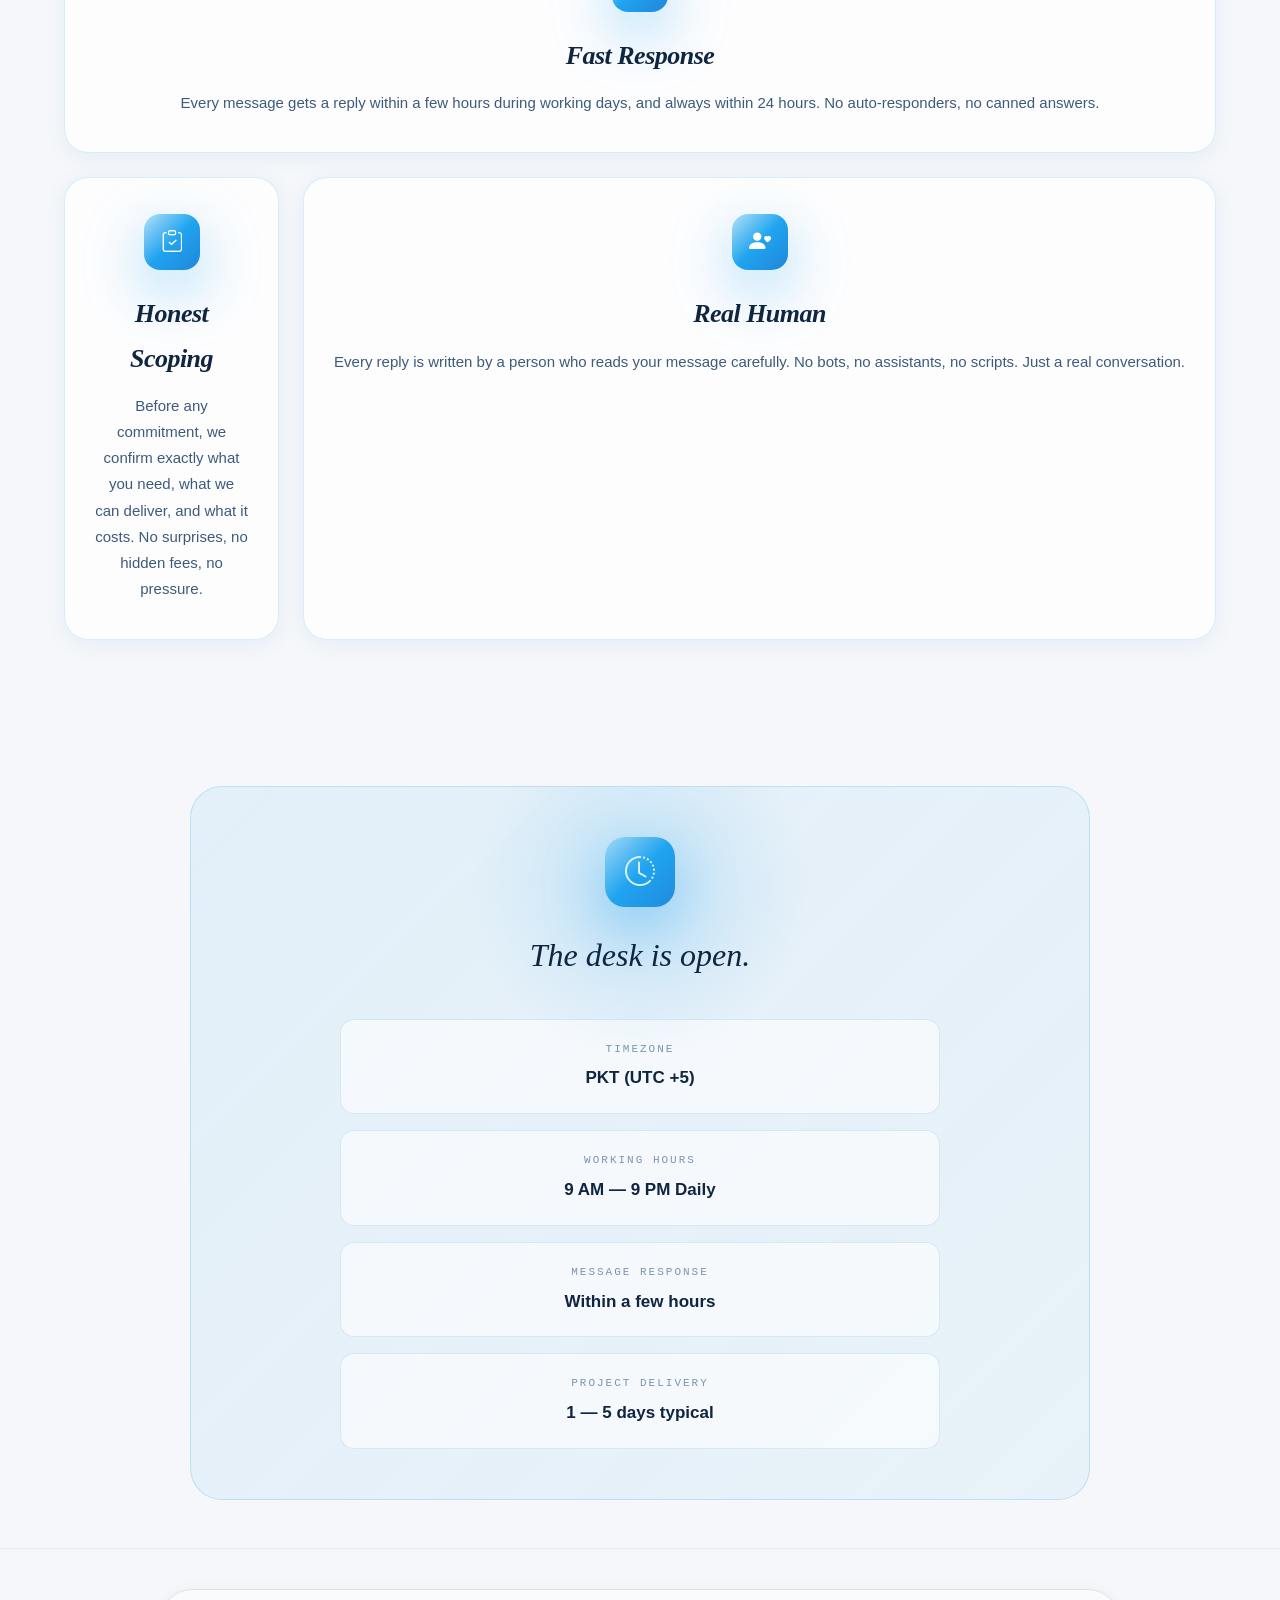
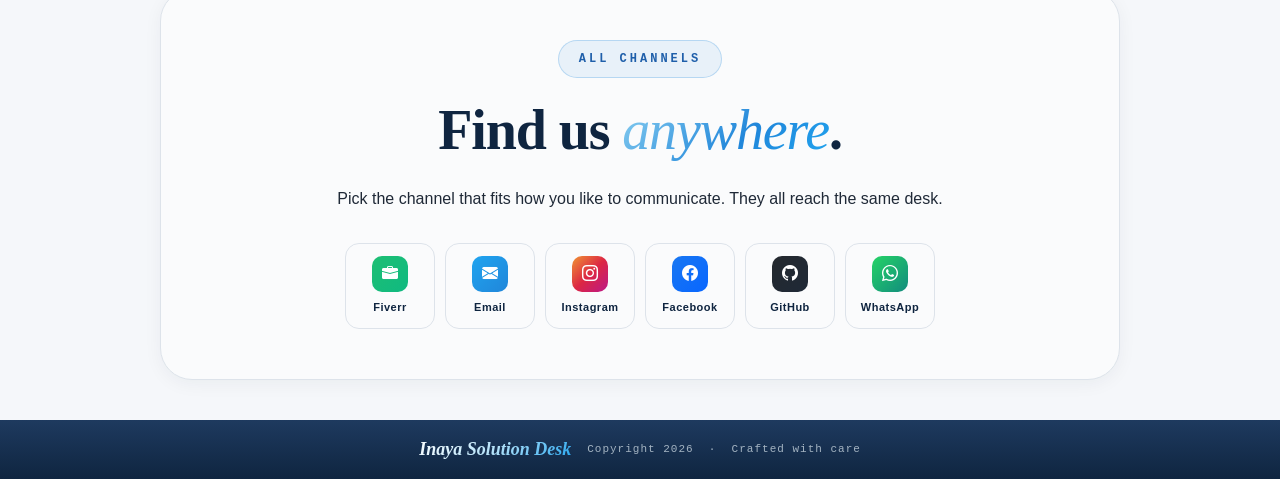
<file: contact.html>
<!DOCTYPE html>
<html lang="en">
<head>
<meta charset="UTF-8">
<meta name="viewport" content="width=device-width, initial-scale=1.0">
<title>Contact | Inaya Solution Desk</title>
<meta name="description" content="Get in touch with Inaya Solution Desk. Fast response, honest scoping, real human.">
<meta http-equiv="Content-Security-Policy" content="default-src 'self'; script-src 'self' 'unsafe-inline' https://cdn.jsdelivr.net; style-src 'self' 'unsafe-inline' https://cdn.jsdelivr.net https://fonts.googleapis.com; font-src 'self' https://fonts.gstatic.com https://cdn.jsdelivr.net; img-src 'self' data: https:; form-action 'self' https://formsubmit.co; connect-src 'self';">


<link rel="preconnect" href="https://fonts.googleapis.com">
<link rel="preconnect" href="https://fonts.gstatic.com" crossorigin>
<link href="https://fonts.googleapis.com/css2?family=Playfair+Display:ital,wght@0,500;0,600;0,700;1,500&family=Sora:wght@400;500;600;700&family=Inter:wght@300;400;500;600&family=JetBrains+Mono:wght@400;500&display=swap" rel="stylesheet">
<link href="https://cdn.jsdelivr.net/npm/bootstrap-icons@1.11.1/font/bootstrap-icons.css" rel="stylesheet">
<link rel="stylesheet" href="styles.css">
</head>
<body>


  

<div class="aurora">
  <div class="aurora-orb orb-1"></div>
  <div class="aurora-orb orb-2"></div>
  <div class="aurora-orb orb-3"></div>
  <div class="aurora-orb orb-4"></div>
</div>

<div class="page-nav-wrap">
  <nav class="navbar">
    <a href="index.html" class="brand">Inaya Solution Desk</a>
    <ul class="nav-links">
      <li><a href="about.html">About</a></li>
      <li><a href="services.html">Services</a></li>
      <li><a href="portfolio.html">Portfolio</a></li>
      <li><a href="contact.html" class="active">Contact</a></li>
    </ul>
    <button class="nav-toggle" id="navToggle" aria-label="Open menu">
      <i class="bi bi-list"></i>
    </button>
  </nav>
</div>

<div class="mobile-menu-backdrop" id="menuBackdrop"></div>
<aside class="mobile-menu" id="mobileMenu">
  <button class="mobile-menu-close" id="menuClose" aria-label="Close menu">
    <i class="bi bi-x-lg"></i>
  </button>
  <ul>
    <li><a href="index.html">Home</a></li>
    <li><a href="about.html">About</a></li>
    <li><a href="services.html">Services</a></li>
    <li><a href="portfolio.html">Portfolio</a></li>
    <li><a href="contact.html" class="active">Contact</a></li>
  </ul>
</aside>

<section class="page-hero">
  <span class="section-eyebrow">Get in Touch</span>
  <h1 class="section-title" style="font-size: clamp(40px, 6vw, 72px);">Let us start a <em>conversation</em>.</h1>
  <p class="section-lead" style="margin-left:auto;margin-right:auto;">Send a message, ask a question, or share what you are working on. The desk is open and someone real will read every word.</p>
</section>

<section class="guidance-section">
  <div class="container-max">
    <div style="display:grid; grid-template-columns:1fr; gap:40px; align-items:start;" class="contact-grid-wrap">

      <div class="reveal" style="background:rgba(255,255,255,0.75); backdrop-filter:blur(12px); border:1px solid var(--border-soft); border-radius:24px; padding:40px 30px; box-shadow:var(--shadow-medium);">
        <h3 style="font-family:'Playfair Display',serif; font-size:28px; font-weight:600; color:var(--text-primary); margin-bottom:8px; letter-spacing:-0.02em;">
          Send a <em style="font-style:italic; font-weight:500; color:var(--terracotta-deep);">message</em>.
        </h3>
        <p style="font-size:15px; color:var(--text-secondary); margin-bottom:30px; font-weight:300;">
          Fill this out and hit send. Your message goes straight to the desk inbox and we will reply within hours.
        </p>

        <form action="https://formsubmit.co/inaya.solutiondesk@gmail.com" method="POST">
          <input type="hidden" name="_captcha" value="false">
          <input type="hidden" name="_subject" value="New message from Inaya Solution Desk website">
          <input type="hidden" name="_next" value="https://inaya-solution-desk.github.io/contact.html?sent=true">
          <input type="hidden" name="_template" value="table">

          <div class="form-row">
            <div class="form-group">
              <label class="form-label" for="name">Your Name</label>
              <input type="text" id="name" name="name" class="form-input" placeholder="Jane Doe" required>
            </div>
            <div class="form-group">
              <label class="form-label" for="email">Your Email</label>
              <input type="email" id="email" name="email" class="form-input" placeholder="you@example.com" required>
            </div>
          </div>

          <div class="form-group">
            <label class="form-label" for="subject">Subject</label>
            <input type="text" id="subject" name="subject" class="form-input" placeholder="A short line about what you need" required>
          </div>

          <div class="form-group">
            <label class="form-label" for="service">Which Service?</label>
            <select id="service" name="service" class="form-select" required>
              <option value="">Choose one...</option>
              <option value="Networking Support">Networking &amp; Cisco Support</option>
              <option value="E-Commerce">E-Commerce Setup &amp; Growth</option>
              <option value="Technical Writing">Technical Writing</option>
              <option value="Document Refinement">Document Refinement</option>
              <option value="Something Else">Something Else</option>
            </select>
          </div>

          <div class="form-group">
            <label class="form-label" for="message">Your Message</label>
            <textarea id="message" name="message" class="form-textarea" placeholder="Tell us a bit about your project, your timeline, and anything else that would help..." required></textarea>
          </div>

          <button type="submit" class="btn btn-amber" style="width:100%; justify-content:center;">
            Send Message <i class="bi bi-send"></i>
          </button>
        </form>
      </div>

      <div class="reveal">
        <h3 style="font-family:'Playfair Display',serif; font-size:24px; font-weight:600; color:var(--text-primary); margin-bottom:8px; letter-spacing:-0.02em;">
          Or reach out <em style="font-style:italic; font-weight:500; color:var(--terracotta-deep);">directly</em>.
        </h3>
        <p style="font-size:14.5px; color:var(--text-secondary); margin-bottom:24px; font-weight:300;">
          Prefer a specific channel? Pick whichever feels easiest.
        </p>

        <div style="display:flex; flex-direction:column; gap:16px;">
          <a href="https://www.fiverr.com" target="_blank" rel="noopener noreferrer" class="bento-item" style="display:flex; align-items:center; gap:18px; padding:22px 24px;">
            <div class="feature-icon" style="width:52px; height:52px; margin-bottom:0; flex-shrink:0; background:linear-gradient(135deg, #1dbf73, #10b981);"><i class="bi bi-briefcase-fill"></i></div>
            <div>
              <h4 style="font-family:'Sora',sans-serif; font-size:15px; font-weight:600; color:var(--text-primary); margin-bottom:4px;">Fiverr</h4>
              <p style="font-family:'JetBrains Mono',monospace; font-size:12px; color:var(--text-muted); margin:0;">@inayasolutiondesk</p>
            </div>
          </a>
          <a href="mailto:inaya.solutiondesk@gmail.com" class="bento-item" style="display:flex; align-items:center; gap:18px; padding:22px 24px;">
            <div class="feature-icon" style="width:52px; height:52px; margin-bottom:0; flex-shrink:0; background:linear-gradient(135deg, var(--terracotta), var(--amber-deep));"><i class="bi bi-envelope-fill"></i></div>
            <div>
              <h4 style="font-family:'Sora',sans-serif; font-size:15px; font-weight:600; color:var(--text-primary); margin-bottom:4px;">Email</h4>
              <p style="font-family:'JetBrains Mono',monospace; font-size:12px; color:var(--text-muted); margin:0;">inaya.solutiondesk@gmail.com</p>
            </div>
          </a>
          <a href="https://www.instagram.com/inaya.solutionexpert" target="_blank" rel="noopener noreferrer" class="bento-item" style="display:flex; align-items:center; gap:18px; padding:22px 24px;">
            <div class="feature-icon" style="width:52px; height:52px; margin-bottom:0; flex-shrink:0; background:linear-gradient(135deg, #f09433, #dc2743, #bc1888);"><i class="bi bi-instagram"></i></div>
            <div>
              <h4 style="font-family:'Sora',sans-serif; font-size:15px; font-weight:600; color:var(--text-primary); margin-bottom:4px;">Instagram</h4>
              <p style="font-family:'JetBrains Mono',monospace; font-size:12px; color:var(--text-muted); margin:0;">@inaya.solutionexpert</p>
            </div>
          </a>
          <a href="https://www.facebook.com/share/1GcSuUCzpV/" target="_blank" rel="noopener noreferrer" class="bento-item" style="display:flex; align-items:center; gap:18px; padding:22px 24px;">
            <div class="feature-icon" style="width:52px; height:52px; margin-bottom:0; flex-shrink:0; background:linear-gradient(135deg, #1877f2, #0866ff);"><i class="bi bi-facebook"></i></div>
            <div>
              <h4 style="font-family:'Sora',sans-serif; font-size:15px; font-weight:600; color:var(--text-primary); margin-bottom:4px;">Facebook</h4>
              <p style="font-family:'JetBrains Mono',monospace; font-size:12px; color:var(--text-muted); margin:0;">Inaya Solution Desk</p>
            </div>
          </a>
        </div>
      </div>

    </div>
  </div>
</section>

<style>
@media (min-width: 900px) {
  .contact-grid-wrap { grid-template-columns: 1.3fr 1fr !important; gap: 60px !important; }
}
</style>

<section class="guidance-section" style="background: linear-gradient(180deg, var(--ivory-warm) 0%, var(--ivory) 100%);">
  <div class="container-max">
    <div class="section-header reveal">
      <span class="section-eyebrow">What to Expect</span>
      <h2 class="section-title">Three promises when you <em>reach out</em>.</h2>
      <p class="section-lead" style="margin-left:auto;margin-right:auto;">Every message gets treated the same way, whether it turns into a project or not.</p>
    </div>

    <div class="bento-grid" style="grid-template-columns: 1fr;">
      <div class="bento-item reveal" style="text-align:center;">
        <div class="feature-icon" style="margin-left:auto; margin-right:auto;"><i class="bi bi-lightning-charge-fill"></i></div>
        <h3>Fast Response</h3>
        <p>Every message gets a reply within a few hours during working days, and always within 24 hours. No auto-responders, no canned answers.</p>
      </div>
      <div class="bento-item reveal" style="text-align:center;">
        <div class="feature-icon" style="margin-left:auto; margin-right:auto;"><i class="bi bi-clipboard-check"></i></div>
        <h3>Honest Scoping</h3>
        <p>Before any commitment, we confirm exactly what you need, what we can deliver, and what it costs. No surprises, no hidden fees, no pressure.</p>
      </div>
      <div class="bento-item reveal" style="text-align:center;">
        <div class="feature-icon" style="margin-left:auto; margin-right:auto;"><i class="bi bi-person-heart"></i></div>
        <h3>Real Human</h3>
        <p>Every reply is written by a person who reads your message carefully. No bots, no assistants, no scripts. Just a real conversation.</p>
      </div>
    </div>
  </div>
</section>

<section class="guidance-section">
  <div class="container-max">
    <div class="philosophy-block reveal" style="max-width:900px; margin:0 auto;">
      <div style="width:70px; height:70px; margin:0 auto 24px; background:var(--gradient-warm); border-radius:20px; display:flex; align-items:center; justify-content:center; color:var(--white); font-size:30px; box-shadow:var(--shadow-glow-amber);">
        <i class="bi bi-clock-history"></i>
      </div>
      <p style="font-size:32px;">The desk is <em style="font-style:italic;">open</em>.</p>
      <div style="display:grid; grid-template-columns:1fr; gap:16px; margin-top:40px; max-width:600px; margin-left:auto; margin-right:auto;">
        <div style="padding:20px; background:rgba(255,255,255,0.6); border-radius:14px; border:1px solid var(--border-soft);">
          <div style="font-family:'JetBrains Mono',monospace; font-size:11px; color:var(--text-muted); letter-spacing:2px; text-transform:uppercase; margin-bottom:6px;">Timezone</div>
          <div style="font-family:'Sora',sans-serif; font-size:17px; font-weight:600; color:var(--text-primary);">PKT (UTC +5)</div>
        </div>
        <div style="padding:20px; background:rgba(255,255,255,0.6); border-radius:14px; border:1px solid var(--border-soft);">
          <div style="font-family:'JetBrains Mono',monospace; font-size:11px; color:var(--text-muted); letter-spacing:2px; text-transform:uppercase; margin-bottom:6px;">Working Hours</div>
          <div style="font-family:'Sora',sans-serif; font-size:17px; font-weight:600; color:var(--text-primary);">9 AM &mdash; 9 PM Daily</div>
        </div>
        <div style="padding:20px; background:rgba(255,255,255,0.6); border-radius:14px; border:1px solid var(--border-soft);">
          <div style="font-family:'JetBrains Mono',monospace; font-size:11px; color:var(--text-muted); letter-spacing:2px; text-transform:uppercase; margin-bottom:6px;">Message Response</div>
          <div style="font-family:'Sora',sans-serif; font-size:17px; font-weight:600; color:var(--text-primary);">Within a few hours</div>
        </div>
        <div style="padding:20px; background:rgba(255,255,255,0.6); border-radius:14px; border:1px solid var(--border-soft);">
          <div style="font-family:'JetBrains Mono',monospace; font-size:11px; color:var(--text-muted); letter-spacing:2px; text-transform:uppercase; margin-bottom:6px;">Project Delivery</div>
          <div style="font-family:'Sora',sans-serif; font-size:17px; font-weight:600; color:var(--text-primary);">1 &mdash; 5 days typical</div>
        </div>
      </div>
    </div>
  </div>
</section>

<section class="contact-section">
  <div class="contact-inner reveal">
    <div class="contact-card">
      <span class="section-eyebrow">All Channels</span>
      <h2 class="section-title">Find us <em>anywhere</em>.</h2>
      <p class="section-lead" style="margin-left:auto; margin-right:auto; text-align:center;">Pick the channel that fits how you like to communicate. They all reach the same desk.</p>

      <div class="social-grid">
        <a href="https://www.fiverr.com" target="_blank" rel="noopener noreferrer" class="social-link fiverr">
          <div class="social-icon"><i class="bi bi-briefcase-fill"></i></div>
          <div class="social-label">Fiverr</div>
          <div class="social-handle">@inayasolutiondesk</div>
        </a>
        <a href="mailto:inaya.solutiondesk@gmail.com" class="social-link email">
          <div class="social-icon"><i class="bi bi-envelope-fill"></i></div>
          <div class="social-label">Email</div>
          <div class="social-handle">inaya.solutiondesk</div>
        </a>
        <a href="https://www.instagram.com/inaya.solutionexpert" target="_blank" rel="noopener noreferrer" class="social-link instagram">
          <div class="social-icon"><i class="bi bi-instagram"></i></div>
          <div class="social-label">Instagram</div>
          <div class="social-handle">@inaya.solutionexpert</div>
        </a>
        <a href="https://www.facebook.com/share/1GcSuUCzpV/" target="_blank" rel="noopener noreferrer" class="social-link facebook">
          <div class="social-icon"><i class="bi bi-facebook"></i></div>
          <div class="social-label">Facebook</div>
          <div class="social-handle">Inaya Solution Desk</div>
        </a>
        <a href="https://github.com/inaya-solution-desk" target="_blank" rel="noopener noreferrer" class="social-link github">
          <div class="social-icon"><i class="bi bi-github"></i></div>
          <div class="social-label">GitHub</div>
          <div class="social-handle">@inaya-solution-desk</div>
        </a>
        <a href="https://wa.me/message" target="_blank" rel="noopener noreferrer" class="social-link whatsapp">
          <div class="social-icon"><i class="bi bi-whatsapp"></i></div>
          <div class="social-label">WhatsApp</div>
          <div class="social-handle">Message on request</div>
        </a>
      </div>
    </div>
  </div>
</section>

<footer>
  <div class="footer-brand">Inaya Solution Desk</div>
  <p>Copyright 2026 &nbsp;&middot;&nbsp; Crafted with care</p>
</footer>

<script>
const params = new URLSearchParams(window.location.search);
if (params.get('sent') === 'true') {
  const banner = document.createElement('div');
  banner.style.cssText = 'position:fixed;top:100px;left:50%;transform:translateX(-50%);background:linear-gradient(135deg,#E8A85C,#C97B5A);color:#fff;padding:16px 28px;border-radius:100px;font-family:Sora,sans-serif;font-weight:600;font-size:14px;box-shadow:0 20px 60px rgba(232,168,92,0.4);z-index:2000;display:flex;align-items:center;gap:10px;';
  banner.innerHTML = '<i class="bi bi-check-circle-fill"></i> Message sent successfully. We will reply soon.';
  document.body.appendChild(banner);
  setTimeout(() => banner.style.opacity = '0', 5000);
  setTimeout(() => banner.remove(), 5500);
}
</script>

<script>
const navToggle = document.getElementById('navToggle');
const mobileMenu = document.getElementById('mobileMenu');
const menuBackdrop = document.getElementById('menuBackdrop');
const menuClose = document.getElementById('menuClose');
function openMenu() {
  mobileMenu.classList.add('open');
  menuBackdrop.classList.add('open');
  document.body.style.overflow = 'hidden';
}
function closeMenu() {
  mobileMenu.classList.remove('open');
  menuBackdrop.classList.remove('open');
  document.body.style.overflow = '';
}
navToggle.addEventListener('click', openMenu);
menuClose.addEventListener('click', closeMenu);
menuBackdrop.addEventListener('click', closeMenu);
document.querySelectorAll('.mobile-menu a').forEach(a => a.addEventListener('click', closeMenu));

const revealObserver = new IntersectionObserver((entries) => {
  entries.forEach(entry => {
    if (entry.isIntersecting) {
      entry.target.classList.add('visible');
      revealObserver.unobserve(entry.target);
    }
  });
}, { threshold: 0.12 });
document.querySelectorAll('.reveal').forEach(el => revealObserver.observe(el));
</script>

</body>

</html>
</file>
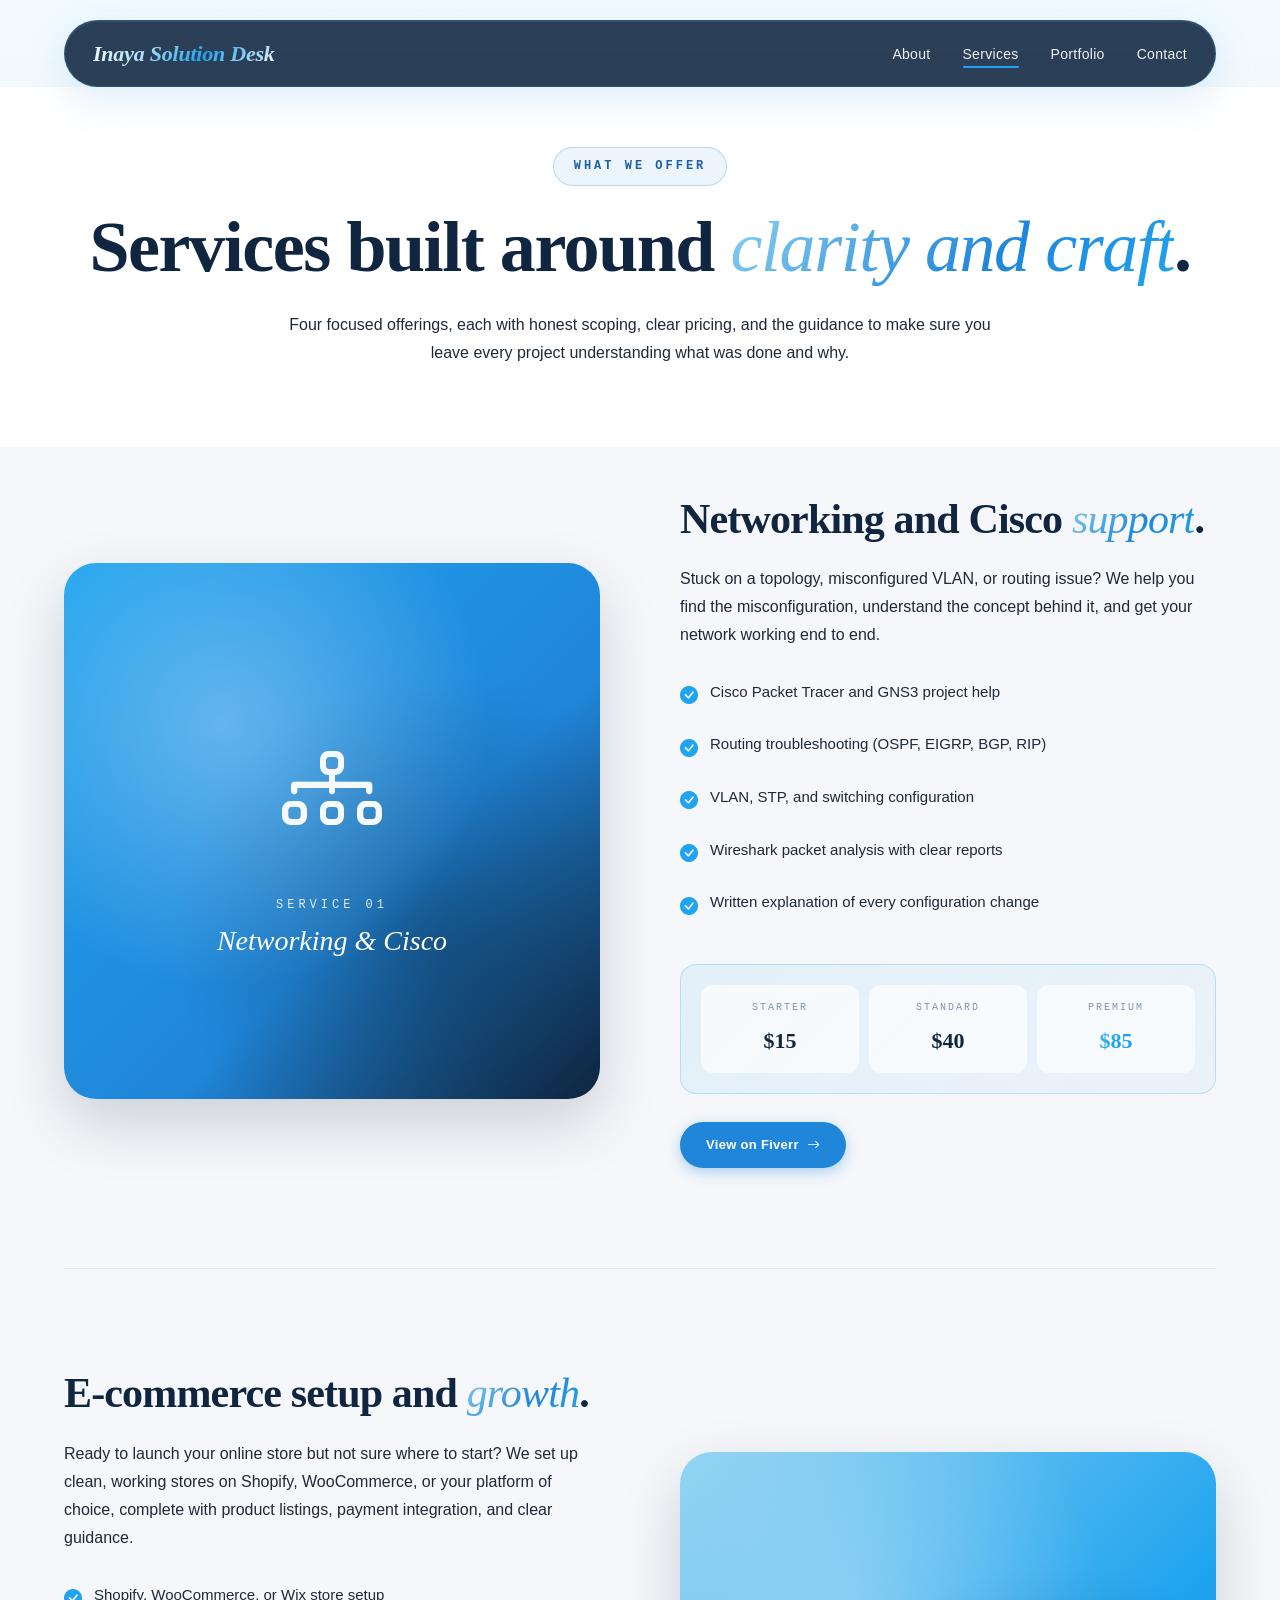
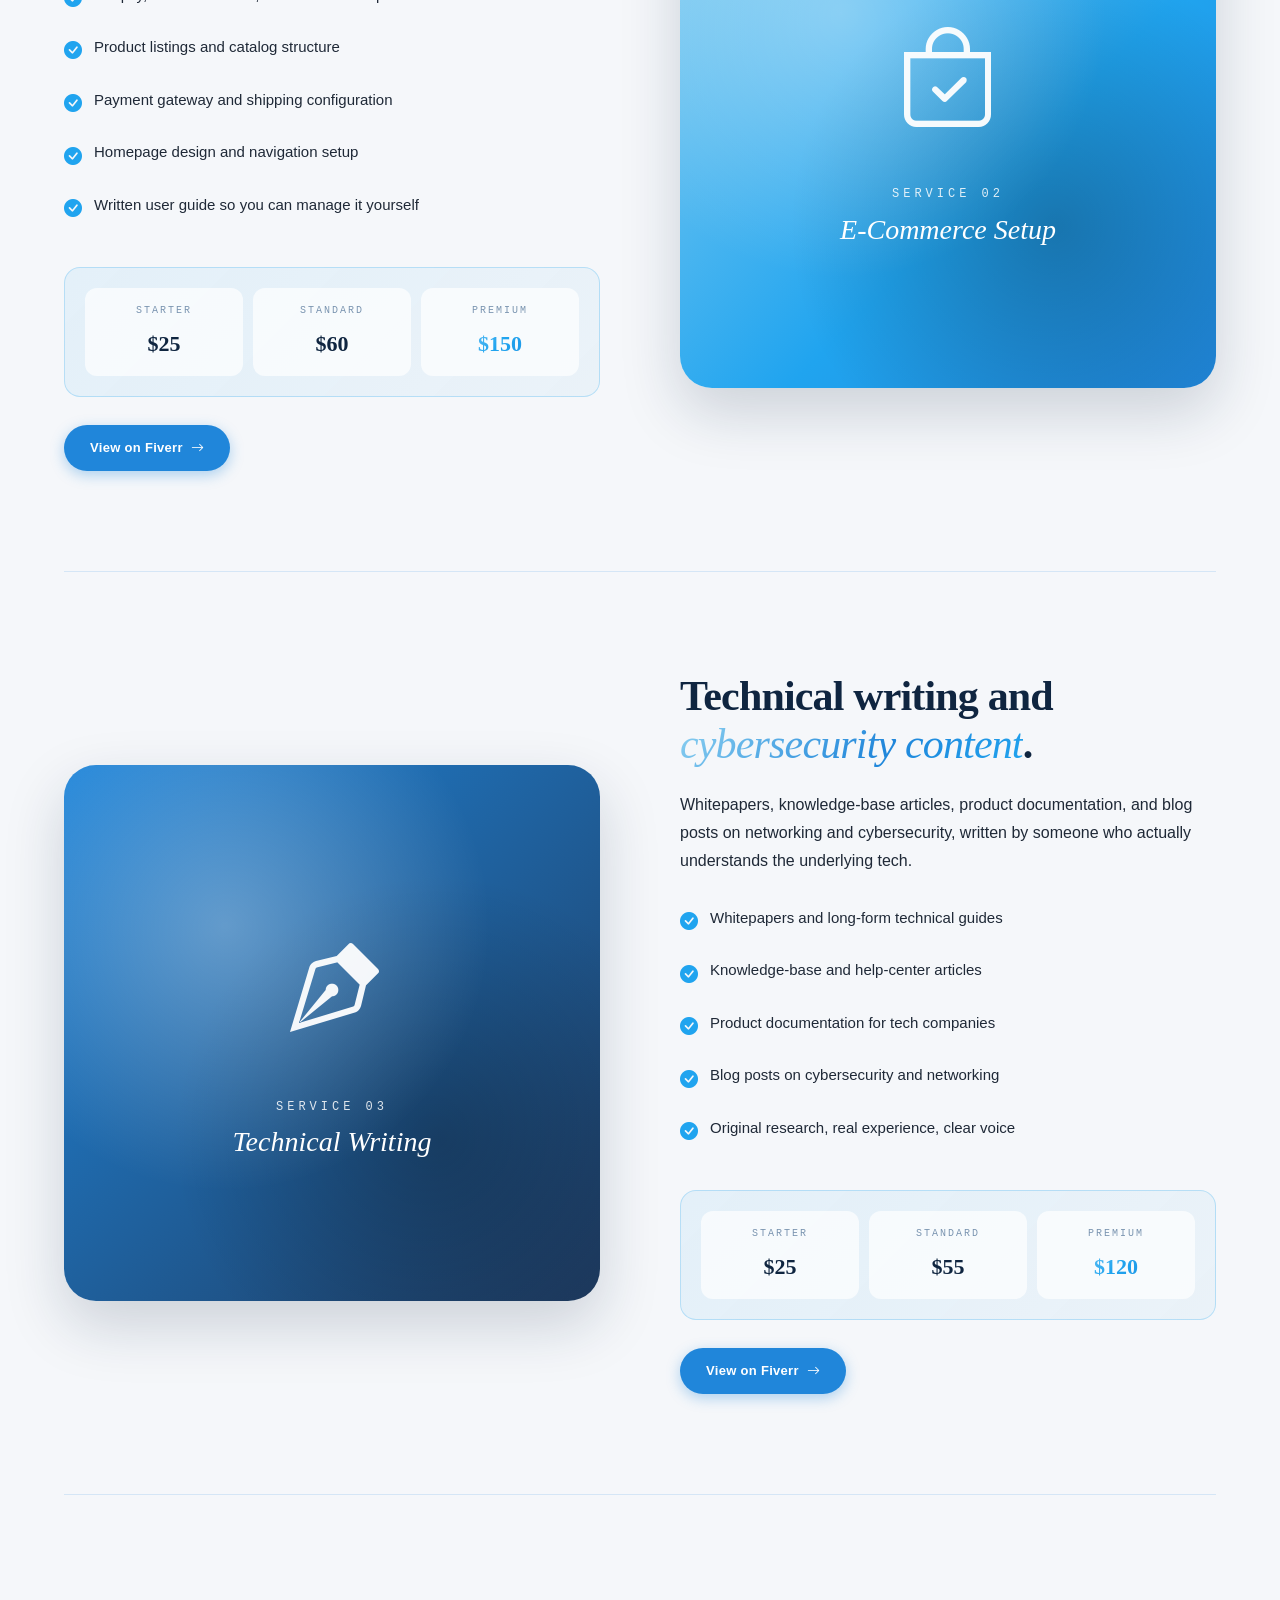
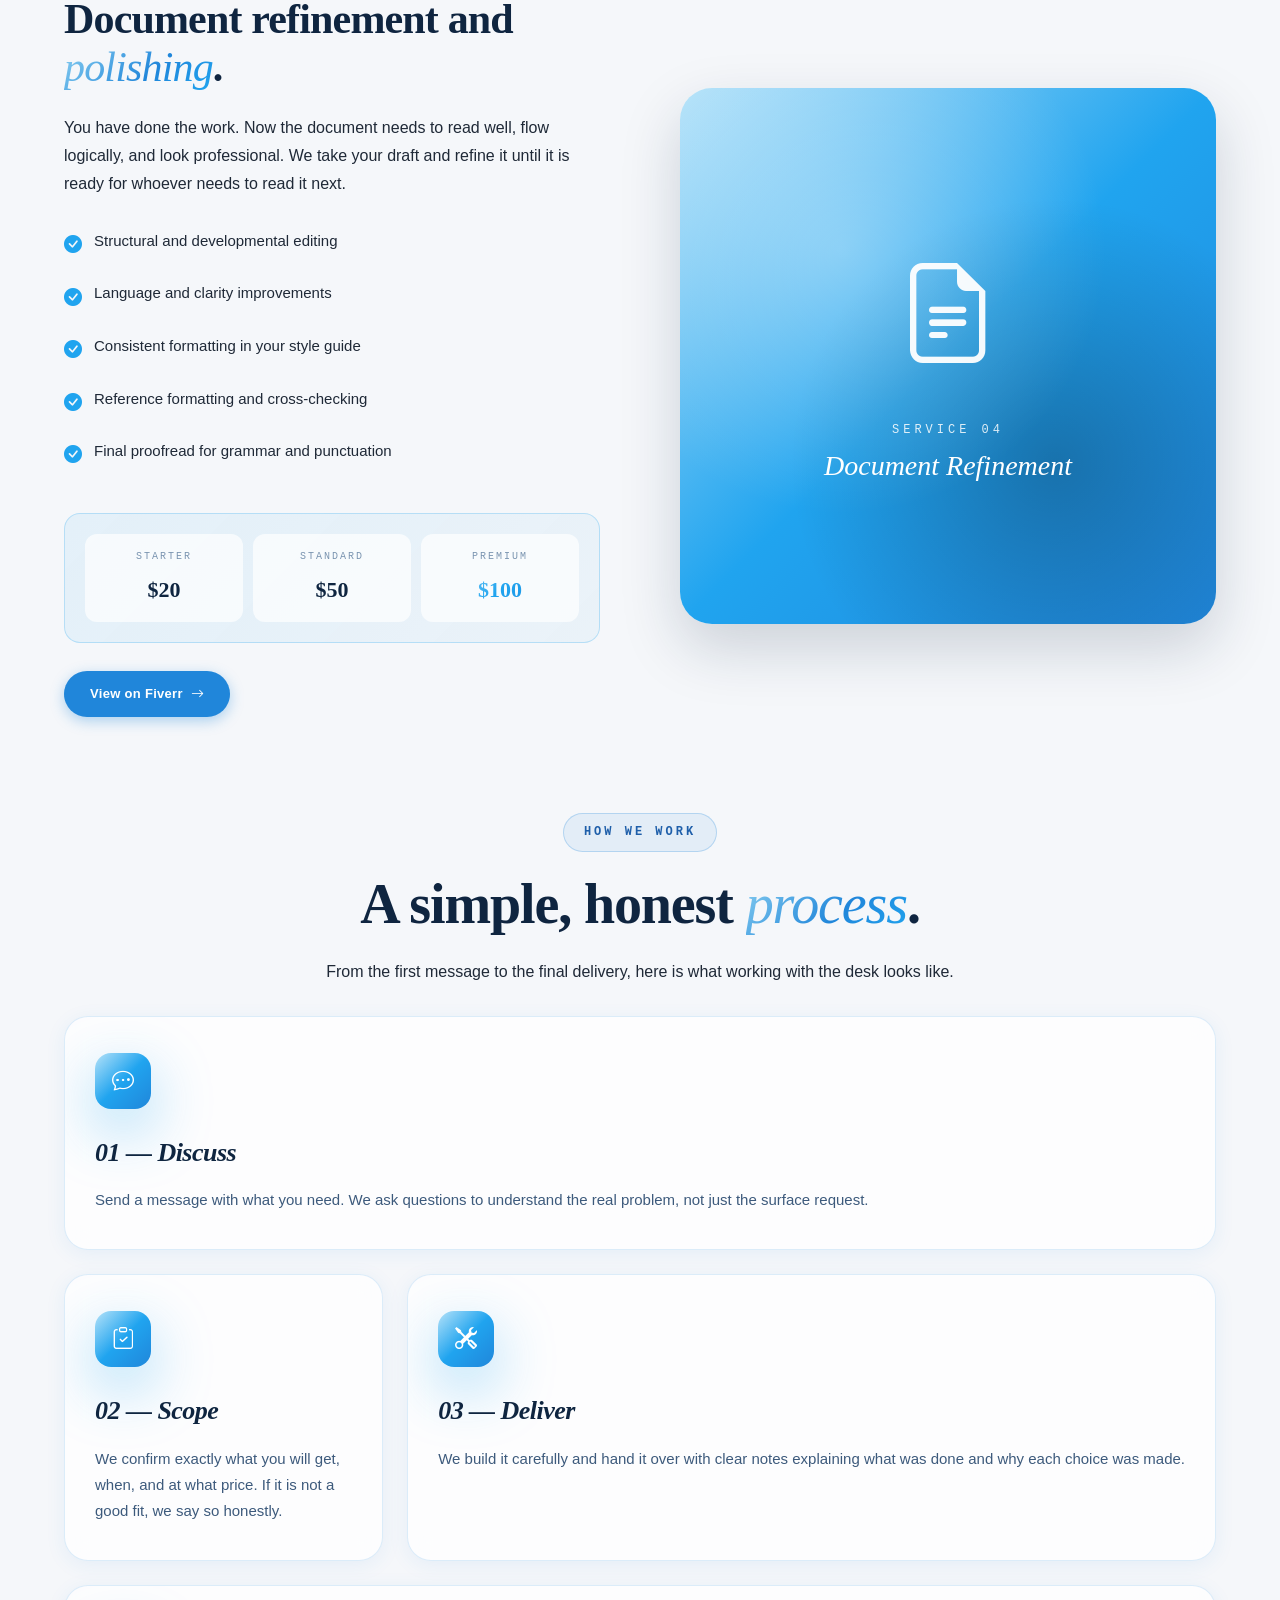
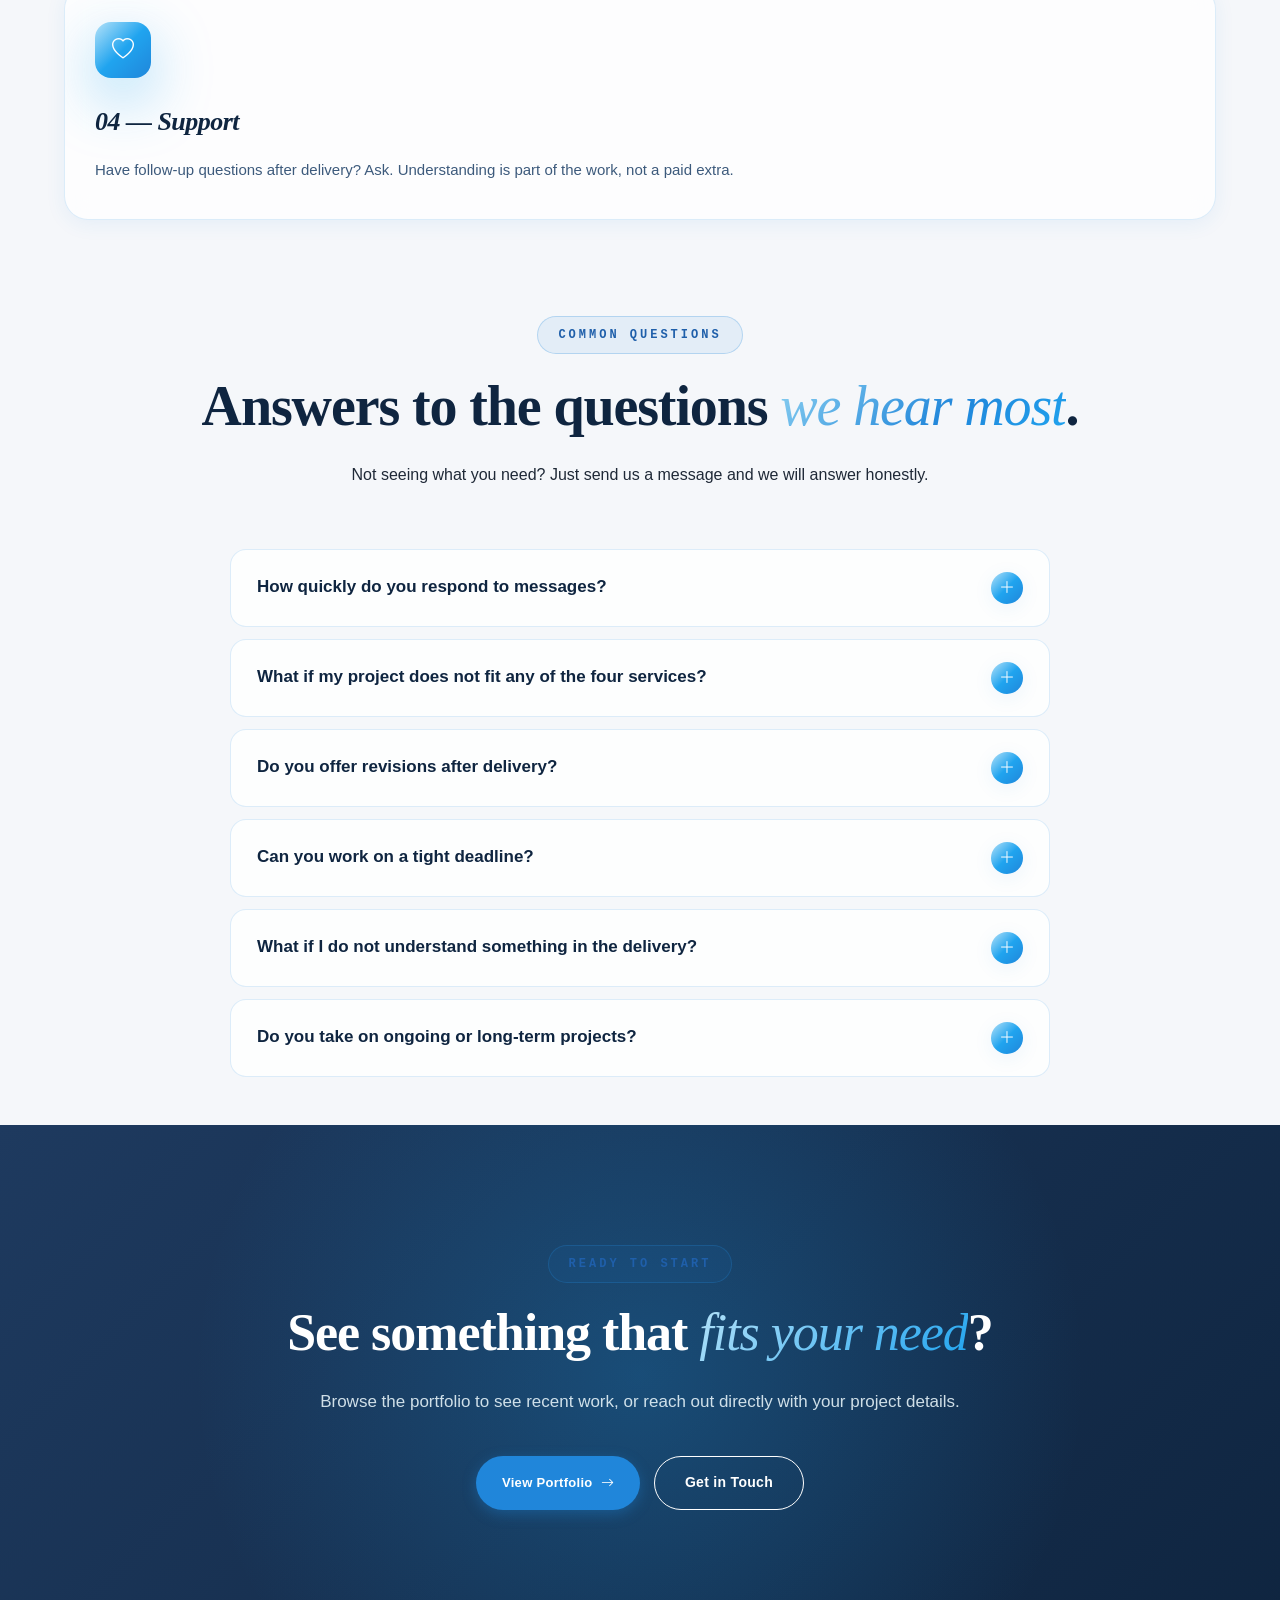
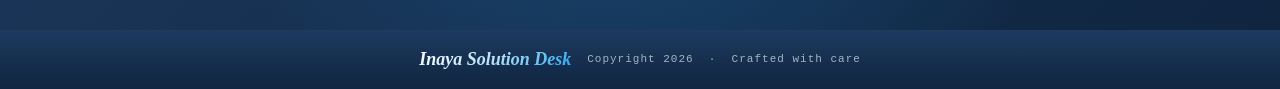
<file: services.html>
<!DOCTYPE html>
<html lang="en">
<head>
<meta charset="UTF-8">
<meta name="viewport" content="width=device-width, initial-scale=1.0">
<title>Services | Inaya Solution Desk</title>
<meta name="description" content="Networking, e-commerce, technical writing, and document refinement services.">
<meta http-equiv="Content-Security-Policy" content="default-src 'self'; script-src 'self' 'unsafe-inline' https://cdn.jsdelivr.net; style-src 'self' 'unsafe-inline' https://cdn.jsdelivr.net https://fonts.googleapis.com; font-src 'self' https://fonts.gstatic.com https://cdn.jsdelivr.net; img-src 'self' data: https:; form-action 'self' https://formsubmit.co; connect-src 'self';">


<link rel="preconnect" href="https://fonts.googleapis.com">
<link rel="preconnect" href="https://fonts.gstatic.com" crossorigin>
<link href="https://fonts.googleapis.com/css2?family=Playfair+Display:ital,wght@0,500;0,600;0,700;1,500&family=Sora:wght@400;500;600;700&family=Inter:wght@300;400;500;600&family=JetBrains+Mono:wght@400;500&display=swap" rel="stylesheet">
<link href="https://cdn.jsdelivr.net/npm/bootstrap-icons@1.11.1/font/bootstrap-icons.css" rel="stylesheet">
<link rel="stylesheet" href="styles.css">
</head>
<body>

<div class="aurora">
  <div class="aurora-orb orb-1"></div>
  <div class="aurora-orb orb-2"></div>
  <div class="aurora-orb orb-3"></div>
  <div class="aurora-orb orb-4"></div>
</div>

<div class="page-nav-wrap">
  <nav class="navbar">
    <a href="index.html" class="brand">Inaya Solution Desk</a>
    <ul class="nav-links">
      <li><a href="about.html">About</a></li>
      <li><a href="services.html" class="active">Services</a></li>
      <li><a href="portfolio.html">Portfolio</a></li>
      <li><a href="contact.html">Contact</a></li>
    </ul>
    <button class="nav-toggle" id="navToggle" aria-label="Open menu">
      <i class="bi bi-list"></i>
    </button>
  </nav>
</div>

<div class="mobile-menu-backdrop" id="menuBackdrop"></div>
<aside class="mobile-menu" id="mobileMenu">
  <button class="mobile-menu-close" id="menuClose" aria-label="Close menu">
    <i class="bi bi-x-lg"></i>
  </button>
  <ul>
    <li><a href="index.html">Home</a></li>
    <li><a href="about.html">About</a></li>
    <li><a href="services.html" class="active">Services</a></li>
    <li><a href="portfolio.html">Portfolio</a></li>
    <li><a href="contact.html">Contact</a></li>
  </ul>
</aside>

<section class="page-hero">
  <span class="section-eyebrow">What We Offer</span>
  <h1 class="section-title" style="font-size: clamp(40px, 6vw, 72px);">Services built around <em>clarity and craft</em>.</h1>
  <p class="section-lead" style="margin-left:auto;margin-right:auto;">Four focused offerings, each with honest scoping, clear pricing, and the guidance to make sure you leave every project understanding what was done and why.</p>
</section>

<section class="guidance-section">
  <div class="container-max">

    <div class="service-block reveal">
      <div class="service-visual v1">
        <div class="service-visual-content">
          <div class="big-icon"><i class="bi bi-diagram-3"></i></div>
          <div class="service-number">SERVICE 01</div>
          <div class="service-name">Networking &amp; Cisco</div>
        </div>
      </div>
      <div>
        <h2 class="section-title" style="font-size: clamp(28px, 4vw, 42px);">Networking and Cisco <em>support</em>.</h2>
        <p class="section-lead" style="margin-bottom: 30px;">Stuck on a topology, misconfigured VLAN, or routing issue? We help you find the misconfiguration, understand the concept behind it, and get your network working end to end.</p>
        <ul class="included-list">
          <li><i class="bi bi-check-circle-fill"></i> Cisco Packet Tracer and GNS3 project help</li>
          <li><i class="bi bi-check-circle-fill"></i> Routing troubleshooting (OSPF, EIGRP, BGP, RIP)</li>
          <li><i class="bi bi-check-circle-fill"></i> VLAN, STP, and switching configuration</li>
          <li><i class="bi bi-check-circle-fill"></i> Wireshark packet analysis with clear reports</li>
          <li><i class="bi bi-check-circle-fill"></i> Written explanation of every configuration change</li>
        </ul>
        <div class="pricing-preview">
          <div class="tier"><div class="tier-name">Starter</div><div class="tier-price">$15</div></div>
          <div class="tier"><div class="tier-name">Standard</div><div class="tier-price">$40</div></div>
          <div class="tier premium"><div class="tier-name">Premium</div><div class="tier-price">$85</div></div>
        </div>
        <a href="https://www.fiverr.com" target="_blank" rel="noopener noreferrer" class="btn btn-amber">View on Fiverr <i class="bi bi-arrow-right"></i></a>
      </div>
    </div>

    <div class="service-block reverse reveal">
      <div class="service-visual v2">
        <div class="service-visual-content">
          <div class="big-icon"><i class="bi bi-bag-check"></i></div>
          <div class="service-number">SERVICE 02</div>
          <div class="service-name">E-Commerce Setup</div>
        </div>
      </div>
      <div>
        <h2 class="section-title" style="font-size: clamp(28px, 4vw, 42px);">E-commerce setup and <em>growth</em>.</h2>
        <p class="section-lead" style="margin-bottom: 30px;">Ready to launch your online store but not sure where to start? We set up clean, working stores on Shopify, WooCommerce, or your platform of choice, complete with product listings, payment integration, and clear guidance.</p>
        <ul class="included-list">
          <li><i class="bi bi-check-circle-fill"></i> Shopify, WooCommerce, or Wix store setup</li>
          <li><i class="bi bi-check-circle-fill"></i> Product listings and catalog structure</li>
          <li><i class="bi bi-check-circle-fill"></i> Payment gateway and shipping configuration</li>
          <li><i class="bi bi-check-circle-fill"></i> Homepage design and navigation setup</li>
          <li><i class="bi bi-check-circle-fill"></i> Written user guide so you can manage it yourself</li>
        </ul>
        <div class="pricing-preview">
          <div class="tier"><div class="tier-name">Starter</div><div class="tier-price">$25</div></div>
          <div class="tier"><div class="tier-name">Standard</div><div class="tier-price">$60</div></div>
          <div class="tier premium"><div class="tier-name">Premium</div><div class="tier-price">$150</div></div>
        </div>
        <a href="https://www.fiverr.com" target="_blank" rel="noopener noreferrer" class="btn btn-amber">View on Fiverr <i class="bi bi-arrow-right"></i></a>
      </div>
    </div>

    <div class="service-block reveal">
      <div class="service-visual v3">
        <div class="service-visual-content">
          <div class="big-icon"><i class="bi bi-vector-pen"></i></div>
          <div class="service-number">SERVICE 03</div>
          <div class="service-name">Technical Writing</div>
        </div>
      </div>
      <div>
        <h2 class="section-title" style="font-size: clamp(28px, 4vw, 42px);">Technical writing and <em>cybersecurity content</em>.</h2>
        <p class="section-lead" style="margin-bottom: 30px;">Whitepapers, knowledge-base articles, product documentation, and blog posts on networking and cybersecurity, written by someone who actually understands the underlying tech.</p>
        <ul class="included-list">
          <li><i class="bi bi-check-circle-fill"></i> Whitepapers and long-form technical guides</li>
          <li><i class="bi bi-check-circle-fill"></i> Knowledge-base and help-center articles</li>
          <li><i class="bi bi-check-circle-fill"></i> Product documentation for tech companies</li>
          <li><i class="bi bi-check-circle-fill"></i> Blog posts on cybersecurity and networking</li>
          <li><i class="bi bi-check-circle-fill"></i> Original research, real experience, clear voice</li>
        </ul>
        <div class="pricing-preview">
          <div class="tier"><div class="tier-name">Starter</div><div class="tier-price">$25</div></div>
          <div class="tier"><div class="tier-name">Standard</div><div class="tier-price">$55</div></div>
          <div class="tier premium"><div class="tier-name">Premium</div><div class="tier-price">$120</div></div>
        </div>
        <a href="https://www.fiverr.com" target="_blank" rel="noopener noreferrer" class="btn btn-amber">View on Fiverr <i class="bi bi-arrow-right"></i></a>
      </div>
    </div>

    <div class="service-block reverse reveal">
      <div class="service-visual v4">
        <div class="service-visual-content">
          <div class="big-icon"><i class="bi bi-file-earmark-text"></i></div>
          <div class="service-number">SERVICE 04</div>
          <div class="service-name">Document Refinement</div>
        </div>
      </div>
      <div>
        <h2 class="section-title" style="font-size: clamp(28px, 4vw, 42px);">Document refinement and <em>polishing</em>.</h2>
        <p class="section-lead" style="margin-bottom: 30px;">You have done the work. Now the document needs to read well, flow logically, and look professional. We take your draft and refine it until it is ready for whoever needs to read it next.</p>
        <ul class="included-list">
          <li><i class="bi bi-check-circle-fill"></i> Structural and developmental editing</li>
          <li><i class="bi bi-check-circle-fill"></i> Language and clarity improvements</li>
          <li><i class="bi bi-check-circle-fill"></i> Consistent formatting in your style guide</li>
          <li><i class="bi bi-check-circle-fill"></i> Reference formatting and cross-checking</li>
          <li><i class="bi bi-check-circle-fill"></i> Final proofread for grammar and punctuation</li>
        </ul>
        <div class="pricing-preview">
          <div class="tier"><div class="tier-name">Starter</div><div class="tier-price">$20</div></div>
          <div class="tier"><div class="tier-name">Standard</div><div class="tier-price">$50</div></div>
          <div class="tier premium"><div class="tier-name">Premium</div><div class="tier-price">$100</div></div>
        </div>
        <a href="https://www.fiverr.com" target="_blank" rel="noopener noreferrer" class="btn btn-amber">View on Fiverr <i class="bi bi-arrow-right"></i></a>
      </div>
    </div>

  </div>
</section>

<section class="guidance-section" style="background: linear-gradient(180deg, var(--ivory-warm) 0%, var(--ivory) 100%);">
  <div class="container-max">
    <div class="section-header reveal">
      <span class="section-eyebrow">How We Work</span>
      <h2 class="section-title">A simple, honest <em>process</em>.</h2>
      <p class="section-lead" style="margin-left:auto;margin-right:auto;">From the first message to the final delivery, here is what working with the desk looks like.</p>
    </div>

    <div class="bento-grid" style="grid-template-columns: 1fr;">
      <div class="bento-item reveal">
        <div class="feature-icon"><i class="bi bi-chat-dots"></i></div>
        <h3>01 &mdash; Discuss</h3>
        <p>Send a message with what you need. We ask questions to understand the real problem, not just the surface request.</p>
      </div>
      <div class="bento-item reveal">
        <div class="feature-icon"><i class="bi bi-clipboard-check"></i></div>
        <h3>02 &mdash; Scope</h3>
        <p>We confirm exactly what you will get, when, and at what price. If it is not a good fit, we say so honestly.</p>
      </div>
      <div class="bento-item reveal">
        <div class="feature-icon"><i class="bi bi-tools"></i></div>
        <h3>03 &mdash; Deliver</h3>
        <p>We build it carefully and hand it over with clear notes explaining what was done and why each choice was made.</p>
      </div>
      <div class="bento-item reveal">
        <div class="feature-icon"><i class="bi bi-heart"></i></div>
        <h3>04 &mdash; Support</h3>
        <p>Have follow-up questions after delivery? Ask. Understanding is part of the work, not a paid extra.</p>
      </div>
    </div>
  </div>
</section>

<section class="guidance-section">
  <div class="container-max">
    <div class="section-header reveal">
      <span class="section-eyebrow">Common Questions</span>
      <h2 class="section-title">Answers to the questions <em>we hear most</em>.</h2>
      <p class="section-lead" style="margin-left:auto;margin-right:auto;">Not seeing what you need? Just send us a message and we will answer honestly.</p>
    </div>

    <div class="faq-list">
      <div class="faq-item">
        <div class="faq-question">
          <h4>How quickly do you respond to messages?</h4>
          <div class="faq-toggle"><i class="bi bi-plus-lg"></i></div>
        </div>
        <div class="faq-answer"><p>Within a few hours during working days, and always within 24 hours. We do not use auto-replies or scripts.</p></div>
      </div>
      <div class="faq-item">
        <div class="faq-question">
          <h4>What if my project does not fit any of the four services?</h4>
          <div class="faq-toggle"><i class="bi bi-plus-lg"></i></div>
        </div>
        <div class="faq-answer"><p>Reach out anyway. Many projects blend across services or need something custom. If we can genuinely help, we will scope it clearly.</p></div>
      </div>
      <div class="faq-item">
        <div class="faq-question">
          <h4>Do you offer revisions after delivery?</h4>
          <div class="faq-toggle"><i class="bi bi-plus-lg"></i></div>
        </div>
        <div class="faq-answer"><p>Yes. Every package includes revisions, with the number depending on the tier. Beyond that, small follow-ups are usually handled as part of the relationship.</p></div>
      </div>
      <div class="faq-item">
        <div class="faq-question">
          <h4>Can you work on a tight deadline?</h4>
          <div class="faq-toggle"><i class="bi bi-plus-lg"></i></div>
        </div>
        <div class="faq-answer"><p>Often, yes. Send us the details and the timeline first. If we can genuinely deliver quality work in the time you have, we will confirm.</p></div>
      </div>
      <div class="faq-item">
        <div class="faq-question">
          <h4>What if I do not understand something in the delivery?</h4>
          <div class="faq-toggle"><i class="bi bi-plus-lg"></i></div>
        </div>
        <div class="faq-answer"><p>Ask. Every delivery already comes with written notes explaining what was done and why. If any part is still unclear, we will happily explain further.</p></div>
      </div>
      <div class="faq-item">
        <div class="faq-question">
          <h4>Do you take on ongoing or long-term projects?</h4>
          <div class="faq-toggle"><i class="bi bi-plus-lg"></i></div>
        </div>
        <div class="faq-answer"><p>Yes, for the right fit. Retainer-style relationships often work best for e-commerce growth and technical writing.</p></div>
      </div>
    </div>
  </div>
</section>

<section class="cta-section">
  <div class="cta-inner">
    <span class="section-eyebrow">Ready to Start</span>
    <h2>See something that <em>fits your need</em>?</h2>
    <p>Browse the portfolio to see recent work, or reach out directly with your project details.</p>
    <div class="cta-buttons">
      <a href="portfolio.html" class="btn btn-amber">View Portfolio <i class="bi bi-arrow-right"></i></a>
      <a href="contact.html" class="btn btn-ghost">Get in Touch</a>
    </div>
  </div>
</section>

<footer>
  <div class="footer-brand">Inaya Solution Desk</div>
  <p>Copyright 2026 &nbsp;&middot;&nbsp; Crafted with care</p>
</footer>

<script>
document.querySelectorAll('.faq-item').forEach(item => {
  const q = item.querySelector('.faq-question');
  q.addEventListener('click', () => {
    const wasOpen = item.classList.contains('open');
    document.querySelectorAll('.faq-item').forEach(i => i.classList.remove('open'));
    if (!wasOpen) item.classList.add('open');
  });
});
</script>

<script>
const navToggle = document.getElementById('navToggle');
const mobileMenu = document.getElementById('mobileMenu');
const menuBackdrop = document.getElementById('menuBackdrop');
const menuClose = document.getElementById('menuClose');
function openMenu() {
  mobileMenu.classList.add('open');
  menuBackdrop.classList.add('open');
  document.body.style.overflow = 'hidden';
}
function closeMenu() {
  mobileMenu.classList.remove('open');
  menuBackdrop.classList.remove('open');
  document.body.style.overflow = '';
}
navToggle.addEventListener('click', openMenu);
menuClose.addEventListener('click', closeMenu);
menuBackdrop.addEventListener('click', closeMenu);
document.querySelectorAll('.mobile-menu a').forEach(a => a.addEventListener('click', closeMenu));

const revealObserver = new IntersectionObserver((entries) => {
  entries.forEach(entry => {
    if (entry.isIntersecting) {
      entry.target.classList.add('visible');
      revealObserver.unobserve(entry.target);
    }
  });
}, { threshold: 0.12 });
document.querySelectorAll('.reveal').forEach(el => revealObserver.observe(el));
</script>

</body>
</html>
</file>
<file: styles.css>
/* =====================================================
   INAYA SOLUTION DESK — MASTER STYLESHEET v2026
   Cool sky blue design system with aurora accents
   ===================================================== */
/* -------- DESIGN TOKENS -------- */
:root {
  /* Cool sky blue palette (base) */
  --ivory: #FFFFFF;
  --ivory-warm: #F0FBFF;
  --ivory-deep: #E4F5FE;
  --cream-mist: #F5FBFF;
  /* Sky supporting */
  --sage-mint: #E4F5FE;
  --sage-soft: #B4E2F9;
  --sage-fresh: #8DD1F1;
  --olive-warm: #4A6D8C;
  /* Cool accents (the star colors) */
  --amber: #20A4EF;
  --amber-deep: #2086DA;
  --peach: #B4E2F9;
  --terracotta: #8DD1F1;
  --terracotta-deep: #2086DA;
  /* Cool grounding */
  --earth-taupe: #4A6D8C;
  --espresso: #1E3A5F;
  --midnight: #0F2540;
  /* Neutrals */
  --white: #FFFFFF;
  --off-white: #F0FBFF;
  /* Semantic */
  --text-primary: #0F2540;
  --text-secondary: #3D5A7C;
  --text-muted: #7A94B0;
  --border-soft: rgba(32, 132, 218, 0.15);
  --border-medium: rgba(32, 132, 218, 0.25);
  /* Gradients */
  --gradient-warm: linear-gradient(135deg, #B4E2F9 0%, #20A4EF 50%, #2086DA 100%);
  --gradient-earth: linear-gradient(135deg, #4A6D8C 0%, #1E3A5F 100%);
  --gradient-glow: linear-gradient(135deg, #20A4EF 0%, #2086DA 100%);
  /* Elevation */
  --shadow-soft: 0 4px 20px rgba(32, 132, 218, 0.08);
  --shadow-medium: 0 12px 40px rgba(32, 132, 218, 0.15);
  --shadow-strong: 0 24px 60px rgba(15, 37, 64, 0.18);
  --shadow-glow-amber: 0 20px 60px rgba(32, 164, 239, 0.40);
  /* Type scale */
  --text-xs: 11px;
  --text-sm: 13px;
  --text-base: 15px;
  --text-md: 17px;
  --text-lg: 20px;
  --text-xl: 28px;
  --text-2xl: 36px;
  --text-3xl: 48px;
  --text-4xl: 64px;
  --text-5xl: 84px;

  /* Radii */
  --r-sm: 8px;
  --r-md: 16px;
  --r-lg: 24px;
  --r-xl: 32px;
  --r-full: 100px;

  /* Spacing */
  --space-1: 8px;
  --space-2: 16px;
  --space-3: 24px;
  --space-4: 32px;
  --space-5: 48px;
  --space-6: 64px;
  --space-7: 96px;
  --space-8: 128px;
}

/* -------- RESET -------- */
* { margin: 0; padding: 0; box-sizing: border-box; }
html { scroll-behavior: smooth; }
body {
  font-family: 'Inter', -apple-system, BlinkMacSystemFont, sans-serif;
  background: var(--ivory);
  color: var(--text-primary);
  -webkit-font-smoothing: antialiased;
  -moz-osx-font-smoothing: grayscale;
  overflow-x: hidden;
  line-height: 1.7;
  font-weight: 400;
  position: relative;
}
a { text-decoration: none; color: inherit; }
img, video { display: block; max-width: 100%; }

/* -------- SUBTLE NOISE TEXTURE -------- */
body::before {
  content: '';
  position: fixed;
  inset: 0;
  pointer-events: none;
  z-index: 1;
  opacity: 0.25;
  background-image: url("data:image/svg+xml;utf8,<svg xmlns='http://www.w3.org/2000/svg' width='200' height='200'><filter id='n'><feTurbulence type='fractalNoise' baseFrequency='0.9' numOctaves='2'/><feColorMatrix values='0 0 0 0 0.12 0 0 0 0 0.23 0 0 0 0 0.37 0 0 0 0.04 0'/></filter><rect width='100%25' height='100%25' filter='url(%23n)'/></svg>");
  mix-blend-mode: multiply;
}

/* -------- AURORA ORBS -------- */
.aurora {
  position: fixed;
  inset: 0;
  overflow: hidden;
  z-index: 0;
  pointer-events: none;
}
.aurora-orb {
  position: absolute;
  border-radius: 50%;
  filter: blur(120px);
  opacity: 0.55;
  animation: floatOrb 30s ease-in-out infinite;
}
.orb-1 { width: 500px; height: 500px; background: #B4E2F9; top: -100px; right: -120px; opacity: 0.55; }
.orb-2 { width: 400px; height: 400px; background: #8DD1F1; top: 40%; left: -100px; animation-delay: -8s; opacity: 0.45; }
.orb-3 { width: 450px; height: 450px; background: #20A4EF; bottom: -100px; right: 20%; animation-delay: -15s; opacity: 0.30; }
.orb-4 { width: 350px; height: 350px; background: #2086DA; top: 60%; right: -80px; animation-delay: -22s; opacity: 0.25; }
@keyframes floatOrb {
  0%, 100% { transform: translate(0, 0) scale(1); }
  33% { transform: translate(60px, 40px) scale(1.1); }
  66% { transform: translate(-40px, 80px) scale(0.95); }
}

/* -------- FONT UTILITIES -------- */
.font-serif { font-family: 'Playfair Display', Georgia, serif; }
.font-display { font-family: 'Sora', 'Inter', sans-serif; }
.font-body { font-family: 'Inter', sans-serif; }
.font-mono { font-family: 'JetBrains Mono', monospace; }

/* -------- CONTAINER -------- */
.container-max { max-width: 1240px; margin: 0 auto; position: relative; z-index: 2; }
main, section, nav, footer { position: relative; z-index: 2; }

/* -------- NAVBAR -------- */
.page-nav-wrap {
  position: sticky; top: 0; z-index: 100;
  padding: 20px 16px 0;
  background: linear-gradient(180deg, rgba(240, 251, 255, 0.9) 0%, rgba(240, 251, 255, 0.5) 100%);
  backdrop-filter: blur(20px);
}
@media (min-width: 640px) { .page-nav-wrap { padding: 20px 24px 0; } }
@media (min-width: 768px) { .page-nav-wrap { padding: 20px 40px 0; } }
@media (min-width: 1024px) { .page-nav-wrap { padding: 20px 64px 0; } }

.navbar {
  border-radius: var(--r-full);
  padding: 12px 20px;
  display: flex; align-items: center; justify-content: space-between; gap: 16px;
  max-width: 1400px; margin: 0 auto;
  background: rgba(15, 37, 64, 0.88);
  backdrop-filter: blur(20px);
  border: 1px solid rgba(32, 164, 239, 0.25);
  box-shadow: var(--shadow-medium), inset 0 1px 0 rgba(255, 255, 255, 0.08);
}
@media (min-width: 768px) { .navbar { padding: 14px 28px; } }

.brand {
  font-family: 'Playfair Display', serif;
  font-size: 16px; font-weight: 700; font-style: italic;
  letter-spacing: -0.01em; white-space: nowrap;
  background: linear-gradient(135deg, #FFFFFF 0%, #B4E2F9 40%, #20A4EF 80%, #FFFFFF 100%);
  -webkit-background-clip: text; -webkit-text-fill-color: transparent; background-clip: text;
  background-size: 200% 200%;
  animation: shimmer 6s ease infinite;
}
@keyframes shimmer {
  0%, 100% { background-position: 0% 50%; }
  50% { background-position: 100% 50%; }
}
@media (min-width: 480px) { .brand { font-size: 18px; } }
@media (min-width: 768px) { .brand { font-size: 22px; } }

.nav-links { display: none; gap: 32px; list-style: none; }
@media (min-width: 900px) { .nav-links { display: flex; } }
.nav-links a {
  font-family: 'Sora', 'Inter', sans-serif;
  font-size: 14px; font-weight: 500;
  color: rgba(240, 251, 255, 0.9);
  transition: color 0.3s; position: relative; letter-spacing: 0.3px;
}
.nav-links a::after {
  content: ''; position: absolute; left: 50%; bottom: -6px;
  width: 0; height: 2px; background: var(--amber);
  transition: all 0.3s; transform: translateX(-50%); border-radius: 2px;
}
.nav-links a:hover, .nav-links a.active { color: var(--amber); }
.nav-links a:hover::after, .nav-links a.active::after { width: 100%; }

.nav-toggle {
  background: rgba(240, 251, 255, 0.1);
  border: 1px solid rgba(240, 251, 255, 0.2);
  color: var(--ivory); width: 40px; height: 40px;
  border-radius: 50%; font-size: 20px; cursor: pointer;
  display: flex; align-items: center; justify-content: center;
  transition: all 0.3s;
}
.nav-toggle:hover { background: rgba(32, 164, 239, 0.25); border-color: var(--amber); }
@media (min-width: 900px) { .nav-toggle { display: none; } }

/* -------- MOBILE MENU -------- */
.mobile-menu {
  position: fixed; top: 0; right: -100%;
  width: 85%; max-width: 320px; height: 100vh;
  background: linear-gradient(180deg, rgba(15, 37, 64, 0.98) 0%, rgba(30, 58, 95, 0.98) 100%);
  backdrop-filter: blur(30px);
  border-left: 1px solid rgba(32, 164, 239, 0.15);
  z-index: 1000; padding: 100px 32px 40px;
  transition: right 0.4s cubic-bezier(0.4, 0, 0.2, 1);
  box-shadow: -20px 0 60px rgba(0,0,0,0.5);
}
.mobile-menu.open { right: 0; }
.mobile-menu ul { list-style: none; display: flex; flex-direction: column; gap: 8px; }
.mobile-menu ul li a {
  display: block; font-family: 'Sora', sans-serif;
  font-size: 20px; font-weight: 500;
  color: rgba(240, 251, 255, 0.9);
  padding: 16px 0; border-bottom: 1px solid rgba(240, 251, 255, 0.1);
  transition: all 0.3s;
}
.mobile-menu ul li a:hover, .mobile-menu ul li a.active { color: var(--amber); padding-left: 12px; }
.mobile-menu-close {
  position: absolute; top: 24px; right: 24px;
  background: rgba(240, 251, 255, 0.1);
  border: 1px solid rgba(240, 251, 255, 0.15);
  color: var(--ivory); width: 40px; height: 40px;
  border-radius: 50%; font-size: 20px; cursor: pointer;
  display: flex; align-items: center; justify-content: center;
}
.mobile-menu-backdrop {
  position: fixed; inset: 0;
  background: rgba(15, 37, 64, 0.6);
  backdrop-filter: blur(4px);
  opacity: 0; visibility: hidden;
  transition: all 0.3s; z-index: 999;
}
.mobile-menu-backdrop.open { opacity: 1; visibility: visible; }

/* -------- HERO (WITH VIDEO) -------- */
.hero-section {
  position: relative;
  min-height: 100vh;
  overflow: hidden;
  background: var(--midnight);
}
.hero-video {
  position: absolute; inset: 0;
  width: 100%; height: 100%;
  object-fit: cover; z-index: 0;
}
.hero-overlay {
  position: absolute; inset: 0; z-index: 1;
  background:
    linear-gradient(180deg, rgba(15, 37, 64, 0.55) 0%, rgba(30, 58, 95, 0.35) 40%, rgba(15, 37, 64, 0.75) 100%),
    linear-gradient(135deg, rgba(32, 164, 239, 0.15) 0%, rgba(32, 134, 218, 0.20) 100%);
}
.hero-container {
  position: relative; z-index: 10;
  min-height: 100vh;
  display: flex; flex-direction: column;
  padding: 0 16px;
}
@media (min-width: 640px) { .hero-container { padding: 0 24px; } }
@media (min-width: 768px) { .hero-container { padding: 0 40px; } }
@media (min-width: 1024px) { .hero-container { padding: 0 64px; } }

.hero-nav-wrap { padding-top: 20px; position: relative; z-index: 100; }

.hero-content {
  flex: 1; display: flex; flex-direction: column;
  justify-content: center; align-items: center;
  text-align: center;
  padding: 60px 0 100px;
}

.hero-badge {
  display: inline-flex; align-items: center; gap: 10px;
  padding: 10px 22px; border-radius: var(--r-full);
  background: rgba(15, 37, 64, 0.55);
  backdrop-filter: blur(16px);
  border: 1px solid rgba(32, 164, 239, 0.4);
  box-shadow: inset 0 1px 1px rgba(240, 251, 255, 0.1), var(--shadow-soft);
  color: #B4E2F9;
  font-family: 'JetBrains Mono', monospace;
  font-size: 11px; font-weight: 500;
  margin-bottom: 32px;
  letter-spacing: 1.5px; text-transform: uppercase;
  opacity: 0; transform: translateY(20px);
  transition: all 1s ease 0.2s; white-space: nowrap;
}
@media (min-width: 640px) { .hero-badge { font-size: 12px; padding: 10px 24px; letter-spacing: 2px; } }
.hero-badge.visible { opacity: 1; transform: translateY(0); }
.hero-badge .dot {
  width: 8px; height: 8px; background: #7BC97B;
  border-radius: 50%; animation: pulse 2s infinite;
  box-shadow: 0 0 12px #7BC97B;
}
@keyframes pulse {
  0%, 100% { opacity: 1; transform: scale(1); }
  50% { opacity: 0.5; transform: scale(1.2); }
}

.hero-heading {
  font-family: 'Playfair Display', serif;
  font-size: 44px; font-weight: 600;
  line-height: 1.08; letter-spacing: -0.02em;
  margin-bottom: 28px; max-width: 1000px;
  color: var(--white);
  text-shadow: 0 4px 30px rgba(0,0,0,0.5);
}
@media (min-width: 480px) { .hero-heading { font-size: 56px; } }
@media (min-width: 768px) { .hero-heading { font-size: 72px; } }
@media (min-width: 1024px) { .hero-heading { font-size: 88px; } }
.hero-heading .word { display: inline-block; white-space: nowrap; margin: 0 6px; }
@media (min-width: 768px) { .hero-heading .word { margin: 0 8px; } }
.hero-heading .word.accent {
  color: #B4E2F9;
  font-style: italic;
  font-weight: 600;
  text-shadow:
    0 0 20px rgba(32, 164, 239, 0.7),
    0 4px 20px rgba(0, 0, 0, 0.5);
}

.hero-heading .char {
  display: inline-block; opacity: 0;
  transform: translateY(30px);
  transition: opacity 700ms cubic-bezier(0.16, 1, 0.3, 1), transform 700ms cubic-bezier(0.16, 1, 0.3, 1);
}
.hero-heading .char.visible { opacity: 1; transform: translateY(0); }

.hero-subheading {
  font-family: 'Inter', sans-serif;
  font-size: 16px; font-weight: 300;
  color: rgba(240, 251, 255, 0.92);
  margin-bottom: 44px; max-width: 640px;
  line-height: 1.75;
  opacity: 0; transition: opacity 1000ms ease;
  text-shadow: 0 2px 20px rgba(0,0,0,0.4);
  padding: 0 16px;
}
@media (min-width: 640px) { .hero-subheading { font-size: 18px; padding: 0; } }
@media (min-width: 768px) { .hero-subheading { font-size: 20px; } }
.hero-subheading.visible { opacity: 1; }

.hero-buttons {
  display: flex; flex-wrap: wrap; gap: 14px;
  justify-content: center;
  opacity: 0; transition: opacity 1000ms ease;
  padding: 0 16px;
}
.hero-buttons.visible { opacity: 1; }

/* -------- BUTTONS -------- */
.btn {
  font-family: 'Sora', 'Inter', sans-serif;
  padding: 14px 30px; border-radius: var(--r-full);
  font-weight: 600; font-size: 14px;
  letter-spacing: 0.3px; border: none; cursor: pointer;
  transition: all 0.3s cubic-bezier(0.4, 0, 0.2, 1);
  display: inline-flex; align-items: center; gap: 8px;
  text-decoration: none;
}
.btn-primary {
  background: var(--white); color: var(--espresso);
  box-shadow: 0 10px 40px rgba(255, 255, 255, 0.25);
}
.btn-primary:hover {
  transform: translateY(-3px);
  box-shadow: 0 15px 50px rgba(32, 164, 239, 0.4);
  background: var(--ivory-warm);
}
.btn-ghost {
  background: transparent; color: var(--white);
  border: 1.5px solid var(--white);
}
.btn-ghost:hover {
  background: var(--white); color: var(--espresso);
  transform: translateY(-3px);
  box-shadow: 0 15px 50px rgba(255, 255, 255, 0.35);
}
.btn-amber {
  background: var(--gradient-warm); color: var(--white);
  box-shadow: var(--shadow-glow-amber);
}
.btn-amber:hover {
  transform: translateY(-3px);
  box-shadow: 0 25px 70px rgba(32, 164, 239, 0.55);
}
.btn-dark {
  background: var(--espresso); color: var(--ivory);
  box-shadow: var(--shadow-medium);
}
.btn-dark:hover {
  background: var(--midnight); transform: translateY(-3px);
  box-shadow: var(--shadow-strong);
}
.btn-outline {
  background: transparent; color: var(--espresso);
  border: 1.5px solid var(--earth-taupe);
}
.btn-outline:hover {
  background: var(--espresso); color: var(--ivory);
  border-color: var(--espresso); transform: translateY(-3px);
}

.hero-scroll-hint {
  position: absolute; bottom: 24px; left: 50%;
  transform: translateX(-50%);
  color: rgba(240, 251, 255, 0.75);
  font-family: 'JetBrains Mono', monospace;
  font-size: 10px; letter-spacing: 2px; text-transform: uppercase;
  display: none; flex-direction: column;
  align-items: center; gap: 10px;
  animation: bounce 2s infinite; z-index: 5;
  pointer-events: none;
}
@media (max-width: 900px) { .hero-scroll-hint { display: flex; } }
@keyframes bounce {
  0%, 100% { transform: translate(-50%, 0); }
  50% { transform: translate(-50%, 8px); }
}
.hero-scroll-hint i { font-size: 18px; }

/* -------- PAGE HERO (internal pages) -------- */
.page-hero {
  padding: 80px 20px 100px;
  background: linear-gradient(135deg, var(--ivory) 0%, var(--ivory-warm) 50%, var(--cream-mist) 100%);
  position: relative; overflow: hidden;
  text-align: center;
}
@media (min-width: 768px) { .page-hero { padding: 120px 40px 140px; } }
.page-hero::before {
  content: ''; position: absolute;
  top: -100px; right: -100px;
  width: 400px; height: 400px;
  background: radial-gradient(circle, rgba(32, 164, 239, 0.22) 0%, transparent 70%);
  border-radius: 50%; pointer-events: none;
}
.page-hero::after {
  content: ''; position: absolute;
  bottom: -100px; left: -100px;
  width: 400px; height: 400px;
  background: radial-gradient(circle, rgba(141, 209, 241, 0.28) 0%, transparent 70%);
  border-radius: 50%; pointer-events: none;
}

/* -------- SECTION HEADER -------- */
.section-eyebrow {
  display: inline-block;
  font-family: 'JetBrains Mono', monospace;
  font-size: 11px; font-weight: 500;
  color: var(--amber-deep);
  letter-spacing: 2.5px; text-transform: uppercase;
  margin-bottom: 20px; padding: 8px 18px;
  background: rgba(32, 164, 239, 0.10);
  border: 1px solid rgba(32, 164, 239, 0.35);
  border-radius: var(--r-full);
  position: relative; z-index: 2;
}
@media (min-width: 640px) { .section-eyebrow { font-size: 12px; letter-spacing: 3px; padding: 8px 20px; } }

.section-title {
  font-family: 'Playfair Display', serif;
  font-size: 34px; font-weight: 600;
  line-height: 1.15; color: var(--text-primary);
  margin-bottom: 22px; letter-spacing: -0.02em;
}
@media (min-width: 640px) { .section-title { font-size: 44px; } }
@media (min-width: 1024px) { .section-title { font-size: 56px; } }
.section-title em {
  font-style: italic; font-weight: 500;
  background: linear-gradient(135deg, var(--terracotta) 0%, var(--amber-deep) 60%, var(--amber) 100%);
  -webkit-background-clip: text; -webkit-text-fill-color: transparent; background-clip: text;
}

.section-lead {
  font-family: 'Inter', sans-serif;
  font-size: 16px; font-weight: 300;
  color: var(--text-secondary);
  line-height: 1.75; max-width: 720px;
  margin-bottom: 50px;
}
@media (min-width: 640px) { .section-lead { font-size: 19px; margin-bottom: 60px; } }

.section-header { text-align: center; margin-bottom: 60px; position: relative; z-index: 2; }
.section-header .section-lead { margin-left: auto; margin-right: auto; }

/* -------- GUIDANCE SECTION -------- */
.guidance-section {
  padding: 100px 20px;
  background: linear-gradient(180deg, var(--ivory) 0%, var(--ivory-warm) 100%);
  position: relative; overflow: hidden;
}
@media (min-width: 640px) { .guidance-section { padding: 120px 32px; } }
@media (min-width: 1024px) { .guidance-section { padding: 160px 64px; } }
.guidance-section::before {
  content: ''; position: absolute;
  top: -150px; right: -100px;
  width: 500px; height: 500px;
  background: radial-gradient(circle, rgba(32, 164, 239, 0.20) 0%, transparent 70%);
  border-radius: 50%; pointer-events: none;
}
.guidance-section::after {
  content: ''; position: absolute;
  bottom: -150px; left: -100px;
  width: 500px; height: 500px;
  background: radial-gradient(circle, rgba(141, 209, 241, 0.25) 0%, transparent 70%);
  border-radius: 50%; pointer-events: none;
}

/* -------- BENTO FEATURE GRID -------- */
.bento-grid {
  display: grid; grid-template-columns: 1fr; gap: 20px;
  margin-top: 30px;
}
@media (min-width: 768px) {
  .bento-grid { grid-template-columns: repeat(3, 1fr); grid-template-rows: auto auto; gap: 24px; }
  .bento-item:nth-child(1) { grid-column: span 2; }
  .bento-item:nth-child(2) { grid-column: span 1; }
  .bento-item:nth-child(3) { grid-column: span 1; }
  .bento-item:nth-child(4) { grid-column: span 2; }
}

.feature-card, .bento-item {
  background: rgba(255, 255, 255, 0.75);
  backdrop-filter: blur(12px);
  border: 1px solid var(--border-soft);
  border-radius: var(--r-lg);
  padding: 36px 30px;
  transition: all 0.4s cubic-bezier(0.4, 0, 0.2, 1);
  position: relative; overflow: hidden;
  box-shadow: var(--shadow-soft);
}
.feature-card::before, .bento-item::before {
  content: ''; position: absolute;
  top: 0; left: -100%; width: 100%; height: 100%;
  background: linear-gradient(90deg, transparent, rgba(32, 164, 239, 0.10), transparent);
  transition: left 0.7s;
}
.feature-card:hover::before, .bento-item:hover::before { left: 100%; }
.feature-card:hover, .bento-item:hover {
  transform: translateY(-8px);
  box-shadow: var(--shadow-strong);
  border-color: rgba(32, 164, 239, 0.4);
  background: rgba(255, 255, 255, 0.98);
}
.feature-icon {
  width: 56px; height: 56px;
  background: var(--gradient-warm);
  border-radius: var(--r-md);
  display: flex; align-items: center; justify-content: center;
  color: var(--white); font-size: 22px;
  margin-bottom: 22px;
  box-shadow: var(--shadow-glow-amber);
  transition: transform 0.4s;
}
.feature-card:hover .feature-icon, .bento-item:hover .feature-icon {
  transform: rotate(-8deg) scale(1.1);
}
.feature-card h3, .bento-item h3 {
  font-family: 'Playfair Display', serif;
  font-size: 22px; font-weight: 600;
  color: var(--text-primary);
  margin-bottom: 12px;
  font-style: italic;
  letter-spacing: -0.02em;
}
@media (min-width: 640px) { .feature-card h3, .bento-item h3 { font-size: 26px; } }
.feature-card p, .bento-item p {
  font-family: 'Inter', sans-serif;
  font-size: 15px; color: var(--text-secondary);
  line-height: 1.75;
}

/* -------- PHILOSOPHY QUOTE -------- */
.philosophy-block {
  margin-top: 80px; text-align: center;
  padding: 60px 24px;
  background: linear-gradient(135deg, rgba(32, 164, 239, 0.08) 0%, rgba(141, 209, 241, 0.12) 100%);
  border-radius: var(--r-xl);
  border: 1px solid rgba(32, 164, 239, 0.22);
  position: relative; overflow: hidden;
}
@media (min-width: 640px) { .philosophy-block { padding: 80px 40px; margin-top: 100px; } }
.philosophy-block::before {
  content: ''; position: absolute;
  top: -100px; left: 50%; transform: translateX(-50%);
  width: 400px; height: 400px;
  background: radial-gradient(circle, rgba(32, 164, 239, 0.18) 0%, transparent 60%);
  border-radius: 50%; pointer-events: none;
}
.philosophy-block .quote-mark {
  font-family: 'Playfair Display', serif;
  font-size: 90px; color: var(--amber);
  line-height: 0.5; margin-bottom: 24px;
  opacity: 0.5; position: relative; z-index: 2;
}
.philosophy-block p {
  font-family: 'Playfair Display', serif;
  font-style: italic; font-size: 22px; font-weight: 500;
  color: var(--text-primary); line-height: 1.5;
  max-width: 900px; margin: 0 auto 24px;
  position: relative; z-index: 2;
}
@media (min-width: 640px) { .philosophy-block p { font-size: 28px; } }
@media (min-width: 1024px) { .philosophy-block p { font-size: 32px; } }
.philosophy-block .attribution {
  font-family: 'Sora', sans-serif;
  font-size: 12px; color: var(--amber-deep);
  font-weight: 600; letter-spacing: 2px;
  text-transform: uppercase; margin-top: 24px;
  position: relative; z-index: 2;
}

/* -------- CONTACT SECTION -------- */
.contact-section {
  padding: 100px 20px;
  background: linear-gradient(135deg, var(--ivory-warm) 0%, var(--ivory-deep) 50%, #C7EAFB 100%);
  position: relative; overflow: hidden;
}
@media (min-width: 640px) { .contact-section { padding: 120px 32px; } }
@media (min-width: 1024px) { .contact-section { padding: 160px 64px; } }
.contact-section::before {
  content: ''; position: absolute;
  top: 50%; left: 50%; transform: translate(-50%, -50%);
  width: 800px; height: 800px;
  background: radial-gradient(circle, rgba(255, 255, 255, 0.55) 0%, transparent 70%);
  border-radius: 50%; pointer-events: none;
}
.contact-inner {
  position: relative; z-index: 2;
  text-align: center; max-width: 960px; margin: 0 auto;
}
.contact-card {
  background: rgba(255, 255, 255, 0.75);
  backdrop-filter: blur(24px);
  border: 1px solid rgba(255, 255, 255, 0.85);
  border-radius: var(--r-xl);
  padding: 50px 24px;
  box-shadow: var(--shadow-strong);
}
@media (min-width: 640px) { .contact-card { padding: 70px 50px; } }
@media (min-width: 1024px) { .contact-card { padding: 90px 70px; } }

/* -------- SOCIAL GRID -------- */
.social-grid {
  display: grid; grid-template-columns: 1fr;
  gap: 12px; margin-top: 40px;
  max-width: 720px; margin-left: auto; margin-right: auto;
}
@media (min-width: 480px) { .social-grid { grid-template-columns: repeat(2, 1fr); gap: 14px; } }
@media (min-width: 768px) { .social-grid { grid-template-columns: repeat(3, 1fr); gap: 16px; } }
.social-link {
  display: flex; flex-direction: column;
  align-items: center; gap: 10px;
  padding: 24px 16px;
  background: rgba(255, 255, 255, 0.85);
  border: 1px solid var(--border-soft);
  border-radius: var(--r-lg);
  transition: all 0.4s;
  color: var(--text-primary);
}
.social-link:hover {
  transform: translateY(-6px);
  background: var(--white);
  box-shadow: var(--shadow-strong);
  border-color: var(--amber);
}
.social-link .social-icon {
  width: 48px; height: 48px;
  border-radius: 14px;
  display: flex; align-items: center; justify-content: center;
  font-size: 22px; color: var(--white);
  background: var(--gradient-warm);
  transition: transform 0.3s;
}
.social-link:hover .social-icon { transform: scale(1.1) rotate(-8deg); }
.social-link.fiverr .social-icon { background: linear-gradient(135deg, #1dbf73, #10b981); }
.social-link.email .social-icon { background: linear-gradient(135deg, #20A4EF, #2086DA); }
.social-link.instagram .social-icon { background: linear-gradient(135deg, #f09433, #dc2743, #bc1888); }
.social-link.facebook .social-icon { background: linear-gradient(135deg, #1877f2, #0866ff); }
.social-link.github .social-icon { background: linear-gradient(135deg, #24292e, #1f2937); }
.social-link.whatsapp .social-icon { background: linear-gradient(135deg, #25d366, #128c7e); }
.social-link .social-label {
  font-family: 'Sora', sans-serif;
  font-size: 13px; font-weight: 600;
  color: var(--text-primary); letter-spacing: 0.5px;
}
.social-link .social-handle {
  font-family: 'JetBrains Mono', monospace;
  font-size: 10px; color: var(--text-muted);
  word-break: break-all; text-align: center;
}
@media (min-width: 640px) { .social-link .social-handle { font-size: 11px; } }

/* -------- SERVICE BLOCKS -------- */
.service-block {
  display: grid; grid-template-columns: 1fr;
  gap: 40px; align-items: center;
  margin-bottom: 100px; padding-bottom: 100px;
  border-bottom: 1px solid var(--border-soft);
}
.service-block:last-child { border-bottom: none; margin-bottom: 0; padding-bottom: 0; }
@media (min-width: 900px) { .service-block { grid-template-columns: 1fr 1fr; gap: 80px; } }
@media (min-width: 900px) { .service-block.reverse .service-visual { order: 2; } }

.service-visual {
  aspect-ratio: 1;
  border-radius: var(--r-xl);
  position: relative; overflow: hidden;
  display: flex; align-items: center; justify-content: center;
  color: var(--white); padding: 40px;
  box-shadow: var(--shadow-strong);
}
.service-visual.v1 { background: linear-gradient(135deg, #20A4EF 0%, #2086DA 60%, #0F2540 100%); }
.service-visual.v2 { background: linear-gradient(135deg, #8DD1F1 0%, #20A4EF 60%, #2086DA 100%); }
.service-visual.v3 { background: linear-gradient(135deg, #2086DA 0%, #1E3A5F 100%); }
.service-visual.v4 { background: linear-gradient(135deg, #B4E2F9 0%, #20A4EF 50%, #2086DA 100%); }
.service-visual::before {
  content: ''; position: absolute; inset: 0;
  background:
    radial-gradient(circle at 30% 30%, rgba(255, 255, 255, 0.30) 0%, transparent 50%),
    radial-gradient(circle at 70% 70%, rgba(0, 0, 0, 0.25) 0%, transparent 50%);
}
.service-visual-content { position: relative; z-index: 2; text-align: center; }
.service-visual-content .big-icon { font-size: 100px; margin-bottom: 20px; opacity: 0.95; }
.service-visual-content .service-number {
  font-family: 'JetBrains Mono', monospace;
  font-size: 12px; letter-spacing: 4px;
  opacity: 0.85; margin-bottom: 8px;
}
.service-visual-content .service-name {
  font-family: 'Playfair Display', serif;
  font-style: italic; font-size: 28px;
  font-weight: 500; line-height: 1.2;
}

.included-list { list-style: none; margin-bottom: 32px; }
.included-list li {
  display: flex; gap: 12px; padding: 10px 0;
  color: var(--text-primary); font-size: 15px;
  align-items: flex-start;
}
.included-list li i { color: var(--amber); font-size: 18px; flex-shrink: 0; margin-top: 2px; }

.pricing-preview {
  display: grid; grid-template-columns: 1fr 1fr 1fr;
  gap: 10px; margin-bottom: 28px; padding: 20px;
  background: linear-gradient(135deg, rgba(32, 164, 239, 0.08) 0%, rgba(141, 209, 241, 0.10) 100%);
  border: 1px solid rgba(32, 164, 239, 0.25);
  border-radius: var(--r-md);
}
.tier {
  text-align: center; padding: 14px 8px;
  border-radius: 12px;
  background: rgba(255, 255, 255, 0.7);
  transition: all 0.3s;
}
.tier:hover { background: rgba(255, 255, 255, 0.98); transform: translateY(-3px); }
.tier .tier-name {
  font-family: 'JetBrains Mono', monospace;
  font-size: 10px; color: var(--text-muted);
  letter-spacing: 2px; text-transform: uppercase;
  margin-bottom: 6px;
}
.tier .tier-price {
  font-family: 'Playfair Display', serif;
  font-size: 22px; font-weight: 700;
  color: var(--text-primary);
}
.tier.premium .tier-price {
  background: var(--gradient-warm);
  -webkit-background-clip: text; -webkit-text-fill-color: transparent; background-clip: text;
}

/* -------- FORM STYLES -------- */
.form-group { margin-bottom: 20px; }
.form-row { display: grid; grid-template-columns: 1fr; gap: 20px; }
@media (min-width: 640px) { .form-row { grid-template-columns: 1fr 1fr; } }
.form-label {
  display: block;
  font-family: 'JetBrains Mono', monospace;
  font-size: 11px; color: var(--text-secondary);
  letter-spacing: 1.5px; text-transform: uppercase;
  margin-bottom: 8px; font-weight: 500;
}
.form-input, .form-textarea, .form-select {
  width: 100%; padding: 14px 18px;
  font-family: 'Inter', sans-serif;
  font-size: 15px; color: var(--text-primary);
  background: rgba(255, 255, 255, 0.8);
  border: 1px solid var(--border-medium);
  border-radius: 12px;
  transition: all 0.3s; outline: none;
}
.form-input:focus, .form-textarea:focus, .form-select:focus {
  border-color: var(--amber);
  background: var(--white);
  box-shadow: 0 0 0 4px rgba(32, 164, 239, 0.18);
}
.form-textarea { resize: vertical; min-height: 130px; line-height: 1.6; }

/* -------- FAQ ACCORDION -------- */
.faq-list {
  max-width: 820px; margin: 60px auto 0;
  display: flex; flex-direction: column; gap: 12px;
}
.faq-item {
  background: rgba(255, 255, 255, 0.8);
  border: 1px solid var(--border-soft);
  border-radius: var(--r-md);
  overflow: hidden;
  transition: all 0.3s;
}
.faq-item.open {
  border-color: var(--amber);
  background: rgba(255, 255, 255, 0.98);
  box-shadow: var(--shadow-medium);
}
.faq-question {
  display: flex; align-items: center; justify-content: space-between;
  padding: 22px 26px; cursor: pointer;
  transition: all 0.3s; gap: 20px;
}
.faq-question h4 {
  font-family: 'Sora', sans-serif;
  font-size: 16px; font-weight: 600;
  color: var(--text-primary); flex: 1;
}
@media (min-width: 640px) { .faq-question h4 { font-size: 17px; } }
.faq-toggle {
  width: 32px; height: 32px;
  background: var(--gradient-warm);
  border-radius: 50%;
  display: flex; align-items: center; justify-content: center;
  color: var(--white); font-size: 16px;
  flex-shrink: 0; transition: transform 0.3s;
  box-shadow: var(--shadow-soft);
}
.faq-item.open .faq-toggle { transform: rotate(45deg); }
.faq-answer {
  max-height: 0; overflow: hidden;
  transition: max-height 0.4s ease, padding 0.4s ease;
  padding: 0 26px;
}
.faq-item.open .faq-answer { max-height: 500px; padding: 0 26px 26px; }
.faq-answer p { font-size: 15px; color: var(--text-secondary); line-height: 1.75; }

/* -------- TIMELINE -------- */
.timeline {
  max-width: 900px; margin: 60px auto 0;
  position: relative;
}
.timeline::before {
  content: ''; position: absolute;
  left: 20px; top: 0; bottom: 0; width: 2px;
  background: linear-gradient(180deg, var(--amber), var(--amber-deep));
}
@media (min-width: 768px) { .timeline::before { left: 50%; transform: translateX(-1px); } }
.timeline-item { position: relative; padding-left: 60px; margin-bottom: 50px; }
@media (min-width: 768px) {
  .timeline-item { padding-left: 0; width: 50%; padding-right: 60px; }
  .timeline-item:nth-child(even) { margin-left: 50%; padding-right: 0; padding-left: 60px; }
}
.timeline-dot {
  position: absolute; left: 12px; top: 8px;
  width: 20px; height: 20px;
  background: var(--gradient-warm);
  border: 4px solid var(--ivory);
  border-radius: 50%;
  box-shadow: 0 4px 12px rgba(32, 164, 239, 0.5);
  z-index: 2;
}
@media (min-width: 768px) {
  .timeline-item .timeline-dot { left: auto; right: -10px; }
  .timeline-item:nth-child(even) .timeline-dot { left: -10px; right: auto; }
}
.timeline-year {
  font-family: 'JetBrains Mono', monospace;
  font-size: 12px; color: var(--amber-deep);
  letter-spacing: 2px; font-weight: 500;
  margin-bottom: 8px; text-transform: uppercase;
}
.timeline-item h4 {
  font-family: 'Playfair Display', serif;
  font-size: 22px; font-weight: 600;
  color: var(--text-primary); margin-bottom: 10px;
  font-style: italic;
}
.timeline-item p { font-size: 15px; color: var(--text-secondary); line-height: 1.7; }
@media (min-width: 768px) { .timeline-item:nth-child(odd) { text-align: right; } }

/* -------- CTA SECTION -------- */
.cta-section {
  padding: 100px 20px;
  background: linear-gradient(135deg, var(--espresso) 0%, var(--midnight) 100%);
  text-align: center; position: relative; overflow: hidden;
}
@media (min-width: 640px) { .cta-section { padding: 120px 32px; } }
.cta-section::before {
  content: ''; position: absolute;
  top: -200px; left: 50%; transform: translateX(-50%);
  width: 900px; height: 900px;
  background: radial-gradient(circle, rgba(32, 164, 239, 0.25) 0%, transparent 70%);
  border-radius: 50%; pointer-events: none;
}
.cta-inner { position: relative; z-index: 2; max-width: 800px; margin: 0 auto; }
.cta-section .section-eyebrow {
  color: #B4E2F9;
  background: rgba(32, 164, 239, 0.15);
  border-color: rgba(32, 164, 239, 0.4);
}
.cta-section h2 {
  font-family: 'Playfair Display', serif;
  font-size: 36px; font-weight: 600;
  color: var(--white); margin-bottom: 24px;
  line-height: 1.15; letter-spacing: -0.02em;
}
@media (min-width: 640px) { .cta-section h2 { font-size: 52px; } }
.cta-section h2 em {
  font-style: italic; font-weight: 500;
  background: linear-gradient(135deg, #B4E2F9 0%, #20A4EF 100%);
  -webkit-background-clip: text; -webkit-text-fill-color: transparent; background-clip: text;
}
.cta-section p {
  font-size: 17px; color: rgba(240, 251, 255, 0.85);
  margin-bottom: 40px; font-weight: 300; line-height: 1.75;
}
.cta-buttons {
  display: flex; gap: 14px; justify-content: center; flex-wrap: wrap;
}

/* -------- FOOTER -------- */
footer {
  background: linear-gradient(180deg, var(--espresso) 0%, var(--midnight) 100%);
  padding: 50px 20px 30px; text-align: center;
}
footer .footer-brand {
  font-family: 'Playfair Display', serif;
  font-size: 22px; font-weight: 700; font-style: italic;
  color: var(--white); margin-bottom: 12px;
  display: inline-block;
  background: linear-gradient(135deg, #FFFFFF 0%, #B4E2F9 50%, #20A4EF 100%);
  -webkit-background-clip: text; -webkit-text-fill-color: transparent; background-clip: text;
}
@media (min-width: 640px) { footer .footer-brand { font-size: 24px; } }
footer p {
  font-family: 'JetBrains Mono', monospace;
  font-size: 11px; color: rgba(240, 251, 255, 0.65);
  letter-spacing: 1px; margin-top: 8px;
}
@media (min-width: 640px) { footer p { font-size: 12px; } }

/* -------- REVEAL ANIMATION -------- */
.reveal {
  opacity: 0; transform: translateY(40px);
  transition: opacity 1s ease, transform 1s ease;
}
.reveal.visible { opacity: 1; transform: translateY(0); }

/* -------- TRUST / UNIVERSITIES BLOCK -------- */
.trust-block {
  margin-top: 80px;
  padding: 60px 30px;
  background: linear-gradient(135deg, rgba(32, 164, 239, 0.08) 0%, rgba(141, 209, 241, 0.12) 100%);
  border-radius: var(--r-xl);
  border: 1px solid rgba(32, 164, 239, 0.25);
  position: relative;
  overflow: hidden;
}
@media (min-width: 640px) { .trust-block { padding: 80px 50px; margin-top: 100px; } }
.trust-block::before {
  content: '';
  position: absolute;
  top: -150px;
  left: 50%;
  transform: translateX(-50%);
  width: 500px;
  height: 500px;
  background: radial-gradient(circle, rgba(32, 164, 239, 0.18) 0%, transparent 60%);
  border-radius: 50%;
  pointer-events: none;
}
.trust-block > * { position: relative; z-index: 2; }

.trust-eyebrow {
  display: inline-block;
  font-family: 'JetBrains Mono', monospace;
  font-size: 12px;
  color: var(--amber-deep);
  letter-spacing: 3px;
  text-transform: uppercase;
  margin-bottom: 20px;
  padding: 8px 18px;
  background: rgba(32, 164, 239, 0.12);
  border: 1px solid rgba(32, 164, 239, 0.35);
  border-radius: var(--r-full);
  font-weight: 500;
}

.trust-heading {
  font-family: 'Playfair Display', serif;
  font-size: 32px;
  font-weight: 600;
  color: var(--text-primary);
  line-height: 1.2;
  letter-spacing: -0.02em;
  margin-bottom: 24px;
  text-align: center;
}
@media (min-width: 640px) { .trust-heading { font-size: 42px; } }
.trust-heading em {
  font-style: italic;
  font-weight: 500;
  background: var(--gradient-warm);
  -webkit-background-clip: text;
  -webkit-text-fill-color: transparent;
  background-clip: text;
}

.trust-lead {
  font-family: 'Inter', sans-serif;
  font-size: 16px;
  color: var(--text-secondary);
  line-height: 1.8;
  max-width: 820px;
  margin: 0 auto 20px;
  text-align: center;
  font-weight: 400;
}
@media (min-width: 640px) { .trust-lead { font-size: 17px; } }

.universities-grid {
  display: grid;
  grid-template-columns: 1fr;
  gap: 24px;
  margin-top: 50px;
}
@media (min-width: 900px) { .universities-grid { grid-template-columns: 1fr 1fr; gap: 30px; } }

.uni-region {
  background: rgba(255, 255, 255, 0.85);
  backdrop-filter: blur(12px);
  border: 1px solid var(--border-soft);
  border-radius: var(--r-lg);
  padding: 32px 28px;
  transition: all 0.4s;
  box-shadow: var(--shadow-soft);
}
.uni-region:hover {
  transform: translateY(-6px);
  box-shadow: var(--shadow-strong);
  border-color: rgba(32, 164, 239, 0.45);
  background: rgba(255, 255, 255, 0.98);
}

.uni-region-header {
  display: flex;
  align-items: center;
  gap: 16px;
  margin-bottom: 24px;
  padding-bottom: 20px;
  border-bottom: 1px solid var(--border-soft);
}
.uni-flag {
  font-size: 32px;
  width: 56px;
  height: 56px;
  background: var(--gradient-warm);
  border-radius: var(--r-md);
  display: flex;
  align-items: center;
  justify-content: center;
  box-shadow: var(--shadow-glow-amber);
  flex-shrink: 0;
}
.uni-region-title {
  font-family: 'Playfair Display', serif;
  font-style: italic;
  font-size: 22px;
  font-weight: 600;
  color: var(--text-primary);
  letter-spacing: -0.01em;
}
.uni-region-sub {
  font-family: 'JetBrains Mono', monospace;
  font-size: 11px;
  color: var(--text-muted);
  letter-spacing: 1.5px;
  text-transform: uppercase;
  margin-top: 4px;
}

.uni-list {
  list-style: none;
  padding: 0;
  margin: 0;
  display: flex;
  flex-direction: column;
  gap: 12px;
}
.uni-list li {
  font-family: 'Inter', sans-serif;
  font-size: 15px;
  color: var(--text-secondary);
  padding: 10px 14px;
  background: rgba(32, 164, 239, 0.06);
  border-left: 3px solid var(--amber);
  border-radius: 8px;
  transition: all 0.3s;
  font-weight: 500;
}
.uni-list li:hover {
  background: rgba(32, 164, 239, 0.15);
  border-left-color: var(--amber-deep);
  transform: translateX(4px);
  color: var(--text-primary);
}

/* =====================================================
   FIX BLOCK — Tighter spacing, solid white, compact contact & footer
   ===================================================== */

/* Fix 1: Solid white background everywhere (no blue gradients on page) */
body {
  background: #FFFFFF !important;
}
.page-hero {
  background: #FFFFFF !important;
}
.guidance-section {
  background: #FFFFFF !important;
}
.page-hero::before,
.page-hero::after,
.guidance-section::before,
.guidance-section::after {
  display: none !important;
}

/* Fix 2: Reduce section spacing (cut padding roughly in half) */
.page-hero {
  padding: 40px 20px 40px !important;
}
@media (min-width: 768px) {
  .page-hero {
    padding: 60px 40px 60px !important;
  }
}

.guidance-section {
  padding: 50px 20px !important;
}
@media (min-width: 640px) {
  .guidance-section {
    padding: 60px 32px !important;
  }
}
@media (min-width: 1024px) {
  .guidance-section {
    padding: 70px 64px !important;
  }
}

.section-header {
  margin-bottom: 30px !important;
}
.section-lead {
  margin-bottom: 24px !important;
}

.trust-block {
  margin-top: 30px !important;
  padding: 40px 24px !important;
}
@media (min-width: 640px) {
  .trust-block {
    padding: 50px 40px !important;
    margin-top: 40px !important;
  }
}

.philosophy-block {
  margin-top: 40px !important;
  padding: 40px 24px !important;
}
@media (min-width: 640px) {
  .philosophy-block {
    padding: 50px 40px !important;
    margin-top: 50px !important;
  }
}
/* Fix 3: Contact section — icons in ONE ROW, smaller */
.contact-section {
  padding: 50px 20px !important;
  background: #FFFFFF !important;
}
@media (min-width: 640px) {
  .contact-section {
    padding: 60px 32px !important;
  }
}
.contact-section::before {
  display: none !important;
}
.contact-card {
  padding: 40px 20px !important;
  background: rgba(240, 251, 255, 0.7) !important;
  border: 1px solid rgba(32, 132, 218, 0.15) !important;
}
@media (min-width: 640px) {
  .contact-card {
    padding: 50px 40px !important;
  }
}
.social-grid {
  display: flex !important;
  flex-wrap: nowrap !important;
  justify-content: center !important;
  gap: 10px !important;
  margin-top: 30px !important;
  max-width: 100% !important;
  overflow-x: auto;
}
.social-link {
  flex: 0 0 auto !important;
  padding: 12px 8px !important;
  min-width: 90px !important;
  max-width: 110px !important;
  gap: 6px !important;
  border-radius: 14px !important;
}
.social-link .social-icon {
  width: 36px !important;
  height: 36px !important;
  font-size: 16px !important;
  border-radius: 10px !important;
}
.social-link .social-label {
  font-size: 11px !important;
}
.social-link .social-handle {
  display: none !important;
}
/* Fix 4: Compact footer (like navbar height) */
footer {
  padding: 14px 20px !important;
  display: flex !important;
  align-items: center !important;
  justify-content: center !important;
  gap: 16px !important;
  flex-wrap: wrap !important;
}
footer .footer-brand {
  font-size: 16px !important;
  margin-bottom: 0 !important;
}
@media (min-width: 640px) {
  footer .footer-brand {
    font-size: 18px !important;
  }
}
footer p {
  margin-top: 0 !important;
  font-size: 10px !important;
}
@media (min-width: 640px) {
  footer p {
    font-size: 11px !important;
  }
}
/* Fix aurora orbs — dim them since bg is now solid white */
.aurora-orb {
  opacity: 0.15 !important;
}
/* =====================================================
   MARQUEE (auto-scrolling ticker rows)
   ===================================================== */
.marquee-wrap {
  display: flex;
  flex-direction: column;
  gap: 12px;
  margin-top: 16px;
}
.marquee {
  position: relative;
  overflow: hidden;
  padding: 4px 0;
  -webkit-mask-image: linear-gradient(90deg, transparent 0%, #000 8%, #000 92%, transparent 100%);
  mask-image: linear-gradient(90deg, transparent 0%, #000 8%, #000 92%, transparent 100%);
}
.marquee-track {
  display: flex;
  gap: 10px;
  width: max-content;
  animation: marqueeScroll 35s linear infinite;
}
.marquee-track.reverse {
  animation: marqueeScrollReverse 40s linear infinite;
}
.marquee:hover .marquee-track {
  animation-play-state: paused;
}
@keyframes marqueeScroll {
  0%   { transform: translateX(0); }
  100% { transform: translateX(-50%); }
}
@keyframes marqueeScrollReverse {
  0%   { transform: translateX(-50%); }
  100% { transform: translateX(0); }
}
.marquee-item {
  display: inline-block;
  font-family: 'Inter', sans-serif;
  font-size: 13px;
  font-weight: 500;
  color: var(--text-secondary);
  padding: 8px 16px;
  background: rgba(32, 164, 239, 0.08);
  border: 1px solid rgba(32, 164, 239, 0.25);
  border-radius: 100px;
  white-space: nowrap;
  flex-shrink: 0;
  transition: all 0.3s;
}
.marquee-item:hover {
  background: rgba(32, 164, 239, 0.22);
  border-color: var(--amber);
  color: var(--text-primary);
}
/* Respect users who prefer no motion */
@media (prefers-reduced-motion: reduce) {
  .marquee-track,
  .marquee-track.reverse {
    animation: none;
  }
  .marquee {
    overflow-x: auto;
  }
}

/* =====================================================
   VERTICAL SCROLL LAYOUT + STYLED CATEGORY CARDS + MOBILE CONTACT FIX
   ===================================================== */

/* Remove old horizontal marquee styling */
.marquee-wrap, .marquee { display: none !important; }

/* Category card inner layout - 2 columns */
.trust-cat-inner {
  display: grid;
  grid-template-columns: 1fr;
  gap: 20px;
  align-items: stretch;
}
@media (min-width: 640px) {
  .trust-cat-inner { grid-template-columns: 1.15fr 1fr; gap: 24px; }
}

/* Left side - content styling */
.trust-cat-content {
  display: flex;
  flex-direction: column;
}

.trust-cat-badge {
  display: inline-flex;
  align-items: center;
  gap: 6px;
  padding: 6px 14px;
  background: var(--gradient-warm);
  color: var(--white);
  border-radius: 100px;
  font-family: 'JetBrains Mono', monospace;
  font-size: 11px;
  font-weight: 600;
  letter-spacing: 1.5px;
  text-transform: uppercase;
  margin-bottom: 14px;
  align-self: flex-start;
  box-shadow: 0 6px 20px rgba(32, 164, 239, 0.35);
}

.trust-cat-h {
  font-family: 'Playfair Display', serif;
  font-size: 24px;
  font-weight: 600;
  font-style: italic;
  color: var(--text-primary);
  line-height: 1.15;
  letter-spacing: -0.01em;
  margin-bottom: 6px;
}
@media (min-width: 640px) { .trust-cat-h { font-size: 28px; } }

.trust-cat-tagline {
  font-family: 'JetBrains Mono', monospace;
  font-size: 11px;
  color: var(--amber-deep);
  letter-spacing: 2px;
  text-transform: uppercase;
  margin-bottom: 16px;
  font-weight: 500;
}

.trust-cat-desc {
  font-family: 'Inter', sans-serif;
  font-size: 14px;
  color: var(--text-secondary);
  line-height: 1.7;
  margin-bottom: 20px;
  font-weight: 400;
  flex-grow: 1;
}
@media (min-width: 640px) { .trust-cat-desc { font-size: 15px; } }

.trust-cat-stats {
  display: flex;
  gap: 20px;
  padding-top: 16px;
  border-top: 1px solid var(--border-soft);
}
.stat-mini {
  display: flex;
  flex-direction: column;
}
.stat-mini-num {
  font-family: 'Playfair Display', serif;
  font-size: 26px;
  font-weight: 700;
  background: var(--gradient-warm);
  -webkit-background-clip: text;
  -webkit-text-fill-color: transparent;
  background-clip: text;
  line-height: 1;
}
.stat-mini-label {
  font-family: 'JetBrains Mono', monospace;
  font-size: 10px;
  color: var(--text-muted);
  letter-spacing: 1.5px;
  text-transform: uppercase;
  margin-top: 4px;
}
/* Right side - vertical scroller */
.trust-cat-scroller {
  min-height: 260px;
  display: flex;
}
.vscroll-mask {
  width: 100%;
  height: 260px;
  position: relative;
  overflow: hidden;
  -webkit-mask-image: linear-gradient(180deg, transparent 0%, #000 12%, #000 88%, transparent 100%);
  mask-image: linear-gradient(180deg, transparent 0%, #000 12%, #000 88%, transparent 100%);
}
@media (min-width: 640px) { .vscroll-mask { height: 300px; } }

.vscroll-track {
  display: flex;
  flex-direction: column;
  gap: 8px;
  animation: vscroll 40s linear infinite;
}
.vscroll-mask:hover .vscroll-track {
  animation-play-state: paused;
}
@keyframes vscroll {
  0%   { transform: translateY(0); }
  100% { transform: translateY(-50%); }
}
.vscroll-item {
  font-family: 'Inter', sans-serif;
  font-size: 13px;
  font-weight: 500;
  color: var(--text-secondary);
  padding: 10px 14px;
  background: rgba(32, 164, 239, 0.06);
  border: 1px solid rgba(32, 164, 239, 0.20);
  border-left: 3px solid var(--amber);
  border-radius: 8px;
  text-align: left;
  transition: all 0.25s;
  flex-shrink: 0;
}
.vscroll-item:hover {
  background: rgba(32, 164, 239, 0.15);
  border-left-color: var(--amber-deep);
  transform: translateX(4px);
  color: var(--text-primary);
}
/* Accessibility */
@media (prefers-reduced-motion: reduce) {
  .vscroll-track { animation: none; }
  .vscroll-mask { overflow-y: auto; -webkit-mask-image: none; mask-image: none; }
}
/* Hide old .trust-cat-header if it still exists */
.trust-cat-header { display: none !important; }
/* =====================================================
   MOBILE CONTACT SECTION FIX (CRITICAL)
   ===================================================== */
@media (max-width: 640px) {
  .social-grid {
    display: grid !important;
    grid-template-columns: repeat(3, 1fr) !important;
    flex-wrap: wrap !important;
    gap: 10px !important;
    overflow: visible !important;
    justify-content: center !important;
    padding: 0 !important;
    max-width: 100% !important;
    width: 100% !important;
  }
  .social-link {
    flex: initial !important;
    min-width: 0 !important;
    max-width: none !important;
    width: 100% !important;
    padding: 14px 6px !important;
    gap: 6px !important;
  }
  .social-link .social-icon {
    width: 34px !important;
    height: 34px !important;
    font-size: 15px !important;
  }
  .social-link .social-label {
    font-size: 10px !important;
    text-align: center !important;
  }
  .contact-card {
    padding: 30px 16px !important;
  }
}
@media (max-width: 380px) {
  .social-grid {
    grid-template-columns: repeat(2, 1fr) !important;
  }
}

/* =====================================================
   TRUST BLOCK — SPACING & LAYOUT FIXES
   ===================================================== */

/* Force cards side-by-side on desktop */
.trust-categories {
  display: grid !important;
  grid-template-columns: 1fr !important;
  gap: 20px !important;
  margin-top: 30px !important;
}
@media (min-width: 900px) {
  .trust-categories {
    grid-template-columns: 1fr 1fr !important;
    gap: 24px !important;
  }
}

/* Category card container - make each card fully self-contained visually */
.trust-category {
  padding: 24px 22px !important;
  background: rgba(255, 255, 255, 0.9) !important;
  border: 1px solid rgba(32, 164, 239, 0.20) !important;
  border-radius: 20px !important;
  box-shadow: 0 8px 30px rgba(32, 132, 218, 0.08) !important;
}

/* Inside the card, stack content on top and scroller below */
.trust-cat-inner {
  display: flex !important;
  flex-direction: column !important;
  gap: 20px !important;
  align-items: stretch !important;
}

/* Content section - tight spacing, no flex-grow gap */
.trust-cat-content {
  display: flex !important;
  flex-direction: column !important;
  gap: 0 !important;
}

.trust-cat-badge {
  margin-bottom: 12px !important;
  padding: 5px 12px !important;
  font-size: 10px !important;
}

.trust-cat-h {
  font-size: 24px !important;
  margin-bottom: 4px !important;
  line-height: 1.1 !important;
}

.trust-cat-tagline {
  font-size: 10px !important;
  margin-bottom: 12px !important;
}

/* KEY FIX: Remove flex-grow that was creating empty space */
.trust-cat-desc {
  font-size: 14px !important;
  line-height: 1.6 !important;
  margin-bottom: 14px !important;
  flex-grow: 0 !important;
}

/* Stats now sit right below description */
.trust-cat-stats {
  padding-top: 12px !important;
  border-top: 1px solid rgba(32, 164, 239, 0.15) !important;
  gap: 24px !important;
  margin-bottom: 4px !important;
}
.stat-mini-num { font-size: 22px !important; }
.stat-mini-label { font-size: 9px !important; }
/* SCROLLER SECTION - visually separated, own container */
.trust-cat-scroller {
  min-height: 0 !important;
  border-top: 1px solid rgba(32, 164, 239, 0.15) !important;
  padding-top: 16px !important;
  margin-top: 4px !important;
}
.vscroll-mask {
  width: 100% !important;
  height: 180px !important;
  position: relative;
  overflow: hidden;
  -webkit-mask-image: linear-gradient(180deg, transparent 0%, #000 15%, #000 85%, transparent 100%);
  mask-image: linear-gradient(180deg, transparent 0%, #000 15%, #000 85%, transparent 100%);
}
.vscroll-track {
  display: flex !important;
  flex-direction: column !important;
  gap: 6px !important;
  animation: vscroll 30s linear infinite;
}
.vscroll-mask:hover .vscroll-track {
  animation-play-state: paused;
}
@keyframes vscroll {
  0%   { transform: translateY(0); }
  100% { transform: translateY(-50%); }
}
.vscroll-item {
  font-family: 'Inter', sans-serif !important;
  font-size: 12px !important;
  padding: 8px 12px !important;
  background: rgba(32, 164, 239, 0.06) !important;
  border: 1px solid rgba(32, 164, 239, 0.18) !important;
  border-left: 3px solid var(--amber) !important;
  border-radius: 6px !important;
  flex-shrink: 0;
}
/* Force trust-block itself to not add too much internal padding */
.trust-block {
  padding: 32px 24px !important;
  margin-top: 20px !important;
}
@media (min-width: 640px) {
  .trust-block {
    padding: 40px 32px !important;
    margin-top: 30px !important;
  }
}


/* =====================================================
   HERO POLISH — solid white heading + subline
   ===================================================== */

.hero-heading .word {
  color: #FFFFFF !important;
  font-weight: 700 !important;
  text-shadow: 0 4px 30px rgba(0,0,0,0.55), 0 2px 12px rgba(0,0,0,0.35) !important;
}
.hero-heading .word.accent {
  color: #B4E2F9 !important;
}

/* Hero subline (the "We are here for your guidance" line) */
.hero-subline {
  font-family: 'Playfair Display', serif;
  font-size: 28px;
  font-weight: 500;
  font-style: italic;
  color: rgba(255,255,255,0.95);
  margin: -8px 0 40px;
  line-height: 1.3;
  text-shadow: 0 2px 20px rgba(0,0,0,0.5);
  opacity: 0;
  transition: opacity 1000ms ease;
}
.hero-subline.visible { opacity: 1; }
.hero-subline em {
  font-style: italic;
  font-weight: 600;
  background: linear-gradient(135deg, #B4E2F9 0%, #FFFFFF 50%, #8DD1F1 100%);
  -webkit-background-clip: text;
  -webkit-text-fill-color: transparent;
  background-clip: text;
}
@media (min-width: 640px) { .hero-subline { font-size: 34px; } }
@media (min-width: 1024px) { .hero-subline { font-size: 44px; } }

/* Slightly punchier navbar brand */
.brand {
  background: linear-gradient(135deg, #FFFFFF 0%, #B4E2F9 30%, #20A4EF 60%, #FFFFFF 100%) !important;
  -webkit-background-clip: text !important;
  -webkit-text-fill-color: transparent !important;
  background-clip: text !important;
}

/* Nav links a bit brighter */
.nav-links a {
  color: rgba(255,255,255,0.92) !important;
  font-weight: 500 !important;
}

/* Badge polish */
.hero-badge {
  color: #E4F5FE !important;
  background: rgba(15, 37, 64, 0.6) !important;
  border-color: rgba(180, 226, 249, 0.5) !important;
}

/* =====================================================
   PREVIEW SECTIONS (Services / Projects / Portfolio)
   ===================================================== */

.preview-section {
  padding: 60px 20px;
  background: #FFFFFF;
  position: relative;
  z-index: 2;
}
@media (min-width: 640px) { .preview-section { padding: 80px 32px; } }
@media (min-width: 1024px) { .preview-section { padding: 100px 64px; } }

.preview-section.alt-bg {
  background: linear-gradient(135deg, #F0FBFF 0%, #E4F5FE 100%);
}

.preview-cta {
  text-align: center;
  margin-top: 40px;
}

/* Services preview - 4 cards in grid */
.preview-grid {
  display: grid;
  grid-template-columns: 1fr;
  gap: 20px;
  margin-top: 20px;
}
@media (min-width: 640px) { .preview-grid { grid-template-columns: 1fr 1fr; gap: 24px; } }
@media (min-width: 1024px) { .preview-grid { grid-template-columns: repeat(4, 1fr); } }

.preview-card {
  background: rgba(255, 255, 255, 0.95);
  border: 1px solid rgba(32, 164, 239, 0.2);
  border-radius: 20px;
  padding: 30px 24px;
  transition: all 0.4s cubic-bezier(0.4, 0, 0.2, 1);
  box-shadow: 0 4px 20px rgba(32, 132, 218, 0.06);
  display: flex;
  flex-direction: column;
}
.preview-card:hover {
  transform: translateY(-8px);
  box-shadow: 0 24px 60px rgba(32, 132, 218, 0.18);
  border-color: var(--amber);
  background: #FFFFFF;
}
.preview-icon {
  width: 52px;
  height: 52px;
  background: var(--gradient-warm);
  border-radius: 14px;
  display: flex;
  align-items: center;
  justify-content: center;
  color: #FFFFFF;
  font-size: 22px;
  margin-bottom: 20px;
  box-shadow: 0 10px 24px rgba(32, 164, 239, 0.3);
}
.preview-card h3 {
  font-family: 'Playfair Display', serif;
  font-size: 20px;
  font-weight: 600;
  font-style: italic;
  color: var(--text-primary);
  margin-bottom: 10px;
  letter-spacing: -0.01em;
}
.preview-card p {
  font-family: 'Inter', sans-serif;
  font-size: 14px;
  color: var(--text-secondary);
  line-height: 1.65;
  margin-bottom: 18px;
  flex-grow: 1;
}
.preview-link {
  font-family: 'Sora', sans-serif;
  font-size: 13px;
  font-weight: 600;
  color: var(--amber-deep);
  display: inline-flex;
  align-items: center;
  gap: 6px;
  transition: gap 0.3s;
  letter-spacing: 0.3px;
}
.preview-link:hover {
  gap: 12px;
  color: var(--amber);
}

/* Projects preview - richer cards with big thumb */
.project-grid {
  display: grid;
  grid-template-columns: 1fr;
  gap: 20px;
  margin-top: 20px;
}
@media (min-width: 640px) { .project-grid { grid-template-columns: 1fr 1fr; gap: 24px; } }
@media (min-width: 1024px) { .project-grid { grid-template-columns: repeat(4, 1fr); } }

.project-card {
  background: #FFFFFF;
  border: 1px solid rgba(32, 164, 239, 0.15);
  border-radius: 20px;
  overflow: hidden;
  transition: all 0.4s;
  box-shadow: 0 4px 20px rgba(32, 132, 218, 0.06);
}
.project-card:hover {
  transform: translateY(-8px);
  box-shadow: 0 24px 60px rgba(32, 132, 218, 0.2);
  border-color: var(--amber);
}
.project-thumb {
  height: 140px;
  display: flex;
  align-items: center;
  justify-content: center;
  color: #FFFFFF;
  font-size: 44px;
  position: relative;
  overflow: hidden;
}
.project-thumb.v1 { background: linear-gradient(135deg, #20A4EF 0%, #2086DA 100%); }
.project-thumb.v2 { background: linear-gradient(135deg, #8DD1F1 0%, #20A4EF 100%); }
.project-thumb.v3 { background: linear-gradient(135deg, #2086DA 0%, #1E3A5F 100%); }
.project-thumb.v4 { background: linear-gradient(135deg, #B4E2F9 0%, #20A4EF 100%); }
.project-thumb::before {
  content: '';
  position: absolute;
  inset: 0;
  background:
    radial-gradient(circle at 30% 30%, rgba(255,255,255,0.25) 0%, transparent 50%),
    radial-gradient(circle at 70% 70%, rgba(0,0,0,0.2) 0%, transparent 50%);
}
.project-thumb i {
  position: relative;
  z-index: 2;
  filter: drop-shadow(0 4px 12px rgba(0,0,0,0.3));
}
.project-body {
  padding: 22px 20px;
}
.project-tag {
  display: inline-block;
  font-family: 'JetBrains Mono', monospace;
  font-size: 10px;
  font-weight: 600;
  letter-spacing: 1.5px;
  text-transform: uppercase;
  color: var(--amber-deep);
  background: rgba(32, 164, 239, 0.1);
  border: 1px solid rgba(32, 164, 239, 0.25);
  border-radius: 100px;
  padding: 4px 10px;
  margin-bottom: 12px;
}
.project-body h4 {
  font-family: 'Playfair Display', serif;
  font-size: 18px;
  font-weight: 600;
  font-style: italic;
  color: var(--text-primary);
  margin-bottom: 8px;
  line-height: 1.2;
}
.project-body p {
  font-family: 'Inter', sans-serif;
  font-size: 13.5px;
  color: var(--text-secondary);
  line-height: 1.6;
}
/* Portfolio preview - horizontal item cards */
.portfolio-grid {
  display: grid;
  grid-template-columns: 1fr;
  gap: 16px;
  margin-top: 20px;
}
@media (min-width: 768px) { .portfolio-grid { grid-template-columns: 1fr 1fr 1fr; gap: 20px; } }
.portfolio-item {
  display: flex;
  align-items: center;
  gap: 18px;
  padding: 18px 20px;
  background: #FFFFFF;
  border: 1px solid rgba(32, 164, 239, 0.18);
  border-radius: 16px;
  transition: all 0.4s;
  box-shadow: 0 4px 20px rgba(32, 132, 218, 0.05);
}
.portfolio-item:hover {
  transform: translateX(6px);
  box-shadow: 0 12px 30px rgba(32, 132, 218, 0.15);
  border-color: var(--amber);
}
.portfolio-visual {
  width: 56px;
  height: 56px;
  border-radius: 14px;
  display: flex;
  align-items: center;
  justify-content: center;
  color: #FFFFFF;
  font-size: 22px;
  flex-shrink: 0;
  box-shadow: 0 6px 16px rgba(32, 164, 239, 0.25);
}
.portfolio-visual.v1 { background: linear-gradient(135deg, #20A4EF 0%, #2086DA 100%); }
.portfolio-visual.v2 { background: linear-gradient(135deg, #8DD1F1 0%, #20A4EF 100%); }
.portfolio-visual.v3 { background: linear-gradient(135deg, #B4E2F9 0%, #2086DA 100%); }
.portfolio-info {
  flex: 1;
  min-width: 0;
}
.portfolio-info h4 {
  font-family: 'Playfair Display', serif;
  font-size: 16px;
  font-weight: 600;
  font-style: italic;
  color: var(--text-primary);
  margin-bottom: 8px;
  letter-spacing: -0.01em;
}
.portfolio-tags {
  display: flex;
  gap: 6px;
  flex-wrap: wrap;
}
.portfolio-tags span {
  font-family: 'JetBrains Mono', monospace;
  font-size: 10px;
  color: var(--text-secondary);
  padding: 3px 9px;
  background: rgba(32, 164, 239, 0.08);
  border: 1px solid rgba(32, 164, 239, 0.2);
  border-radius: 100px;
  font-weight: 500;
  letter-spacing: 0.5px;
}
/* Tighten section headers in previews */
.preview-section .section-header {
  margin-bottom: 40px !important;
}
.preview-section .section-title {
  font-size: 30px !important;
}
@media (min-width: 640px) {
  .preview-section .section-title { font-size: 38px !important; }
}
@media (min-width: 1024px) {
  .preview-section .section-title { font-size: 48px !important; }
}

/* =====================================================
   POLISH PASS — tight spacing, dark text, solid buttons
   ===================================================== */

/* ---------- FIX 1: Reduce section spacing dramatically ---------- */

.guidance-section {
  padding: 32px 20px !important;
}
@media (min-width: 640px) {
  .guidance-section { padding: 40px 32px !important; }
}
@media (min-width: 1024px) {
  .guidance-section { padding: 48px 64px !important; }
}

.preview-section {
  padding: 40px 20px !important;
}
@media (min-width: 640px) {
  .preview-section { padding: 48px 32px !important; }
}
@media (min-width: 1024px) {
  .preview-section { padding: 56px 64px !important; }
}

.contact-section {
  padding: 32px 20px !important;
}
@media (min-width: 640px) {
  .contact-section { padding: 40px 32px !important; }
}

/* Tighten section-header spacing */
.section-header {
  margin-bottom: 24px !important;
}
.section-lead {
  margin-bottom: 16px !important;
  font-size: 15px !important;
  color: #2A241A !important;
}
@media (min-width: 640px) {
  .section-lead {
    font-size: 16px !important;
    margin-bottom: 20px !important;
  }
}

/* Tighten trust-block */
.trust-block {
  padding: 24px 20px !important;
  margin-top: 16px !important;
}
@media (min-width: 640px) {
  .trust-block {
    padding: 30px 30px !important;
    margin-top: 20px !important;
  }
}

/* Tighten preview cards' vertical space */
.preview-cta {
  margin-top: 24px !important;
}

/* ---------- FIX 2: Darken all text for readability ---------- */

/* Section descriptions and paragraphs */
.section-lead,
.preview-card p,
.project-body p,
.portfolio-info h4,
.trust-cat-desc,
.faq-answer p,
.included-list li {
  color: #1F2937 !important;
}

/* Card headings crisper */
.preview-card h3,
.project-body h4,
.trust-cat-h {
  color: #0F1E2E !important;
}

/* Trust card tagline slightly darker */
.trust-cat-tagline {
  color: #2086DA !important;
  font-weight: 600 !important;
}

/* Learn more links */
.preview-link {
  color: #1F5FAA !important;
  font-weight: 700 !important;
}
.preview-link:hover {
  color: #0F2540 !important;
}

/* Project tag chips darker */
.project-tag {
  color: #1F5FAA !important;
  font-weight: 700 !important;
}

/* Portfolio tags darker */
.portfolio-tags span {
  color: #1F2937 !important;
  font-weight: 600 !important;
}

/* Stats labels visible */
.stat-mini-label {
  color: #4A5568 !important;
  font-weight: 600 !important;
}

/* Vscroll items darker */
.vscroll-item {
  color: #1F2937 !important;
  font-weight: 500 !important;
}

/* Section eyebrows a bit darker */
.section-eyebrow {
  color: #1F5FAA !important;
  font-weight: 700 !important;
}

/* ---------- FIX 3: SOLID buttons (no gradient bg) ---------- */

.btn-amber,
.btn-primary {
  background: #2086DA !important;
  color: #FFFFFF !important;
  box-shadow: 0 4px 14px rgba(32, 134, 218, 0.35) !important;
  padding: 12px 26px !important;
  font-size: 13px !important;
}
.btn-amber:hover,
.btn-primary:hover {
  background: #1F5FAA !important;
  transform: translateY(-2px) !important;
  box-shadow: 0 8px 20px rgba(32, 134, 218, 0.5) !important;
  color: #FFFFFF !important;
}

/* Remove the outer glow blob behind buttons */
.preview-cta {
  position: relative;
}
.preview-cta::before,
.preview-cta::after {
  display: none !important;
}

/* Force button to sit on solid, no aurora bleed */
.btn {
  position: relative;
  z-index: 3;
}

/* ---------- FIX 4: Remove aurora orbs completely (they cause the "brightness bleed") ---------- */

.aurora-orb {
  opacity: 0 !important;
  display: none !important;
}

/* Also kill any radial glow inside sections that bleeds */
.guidance-section::before,
.guidance-section::after,
.contact-section::before,
.trust-block::before,
.preview-section::before,
.preview-section::after {
  display: none !important;
}

/* ---------- FIX 5: Cleaner section separation with subtle divider ---------- */

.guidance-section,
.preview-section,
.contact-section {
  background: #FFFFFF !important;
}

.preview-section.alt-bg {
  background: #F7FAFC !important;
}

/* Add a thin top border on each section to visually separate without whitespace */
.preview-section,
.contact-section {
  border-top: 1px solid #E4EBF2 !important;
}

/* ---------- FIX 6: Trust-block cleaner background ---------- */

.trust-block {
  background: #F7FAFC !important;
  border: 1px solid #E4EBF2 !important;
  box-shadow: none !important;
}

/* Trust category cards on the cleaner background */
.trust-category {
  background: #FFFFFF !important;
  border: 1px solid #E4EBF2 !important;
  box-shadow: 0 2px 8px rgba(15, 37, 64, 0.04) !important;
}

/* Trust badges: solid, no gradient */
.trust-cat-badge {
  background: #2086DA !important;
  box-shadow: none !important;
  color: #FFFFFF !important;
}

/* Stat mini numbers keep the sky blue color, no gradient */
.stat-mini-num {
  background: none !important;
  -webkit-text-fill-color: #2086DA !important;
  color: #2086DA !important;
}
/* Preview icons solid */
.preview-icon {
  background: #2086DA !important;
  box-shadow: 0 4px 12px rgba(32, 134, 218, 0.3) !important;
}
/* Project thumbnails keep gradient (they're visual, not buttons) */
/* ---------- FIX 7: Compact hero content spacing ---------- */
.hero-content {
  padding: 40px 0 60px !important;
}
.hero-subline {
  margin: -6px 0 28px !important;
}
/* =====================================================
   SOFT CREAM BACKGROUNDS — kinder to the eyes
   ===================================================== */

body {
  background: #F5F7FA !important;
}

.guidance-section,
.contact-section {
  background: #F5F7FA !important;
}

.preview-section {
  background: #F5F7FA !important;
}

.preview-section.alt-bg {
  background: #EEF1F5 !important;
}

/* Trust block sits on top of the soft base with a slightly cooler tone */
.trust-block {
  background: #ECEFF3 !important;
  border: 1px solid #DDE3EA !important;
}

/* Trust cards stay bright white so they pop against the cream */
.trust-category {
  background: #FFFFFF !important;
  border: 1px solid #DDE3EA !important;
  box-shadow: 0 2px 10px rgba(15, 37, 64, 0.06) !important;
}

/* Preview cards stay white */
.preview-card {
  background: #FFFFFF !important;
  border: 1px solid #DDE3EA !important;
  box-shadow: 0 2px 12px rgba(15, 37, 64, 0.05) !important;
}
.preview-card:hover {
  background: #FFFFFF !important;
  border-color: #2086DA !important;
  box-shadow: 0 12px 30px rgba(32, 134, 218, 0.12) !important;
}

/* Project cards stay white */
.project-card {
  background: #FFFFFF !important;
  border: 1px solid #DDE3EA !important;
}
.project-card:hover {
  border-color: #2086DA !important;
}

/* Portfolio items stay white */
.portfolio-item {
  background: #FFFFFF !important;
  border: 1px solid #DDE3EA !important;
}
.portfolio-item:hover {
  border-color: #2086DA !important;
}

/* Contact card - soft cream that matches page */
.contact-card {
  background: #FFFFFF !important;
  border: 1px solid #DDE3EA !important;
  box-shadow: 0 4px 20px rgba(15, 37, 64, 0.06) !important;
}

/* Social link cards */
.social-link {
  background: #FFFFFF !important;
  border: 1px solid #DDE3EA !important;
}
.social-link:hover {
  background: #F5F7FA !important;
  border-color: #2086DA !important;
}
/* Vscroll items (uni names / services) sit on white card, subtle bg */
.vscroll-item {
  background: #F5F7FA !important;
  border: 1px solid #E4EBF2 !important;
  border-left: 3px solid #2086DA !important;
}
.vscroll-item:hover {
  background: #EEF1F5 !important;
}
/* Section top-borders now use a warmer separator */
.preview-section,
.contact-section {
  border-top: 1px solid #E4EBF2 !important;
}
/* Section eyebrows sit nicely on cream */
.section-eyebrow {
  background: rgba(32, 134, 218, 0.08) !important;
  border-color: rgba(32, 134, 218, 0.25) !important;
}
/* Footer stays dark, no change needed */

/* =====================================================
   BALANCE HEADING — magic H3 typography
   ===================================================== */

.balance-heading {
  font-family: 'Playfair Display', serif;
  text-align: center;
  max-width: 900px;
  margin: 8px auto 20px;
  display: flex;
  flex-direction: column;
  gap: 6px;
  line-height: 1.2;
}
.bh-line {
  display: block;
  font-weight: 500;
  color: #0F1E2E;
  font-size: 22px;
  letter-spacing: -0.01em;
}
@media (min-width: 640px) { .bh-line { font-size: 28px; } }
@media (min-width: 1024px) { .bh-line { font-size: 34px; } }

.bh-line em {
  font-style: italic;
  font-weight: 600;
  background: linear-gradient(135deg, #20A4EF 0%, #2086DA 100%);
  -webkit-background-clip: text;
  -webkit-text-fill-color: transparent;
  background-clip: text;
}

.bh-sub {
  font-size: 17px !important;
  font-family: 'Inter', sans-serif;
  font-weight: 400 !important;
  color: #4A5568;
  font-style: normal;
  margin-top: 4px;
}
@media (min-width: 640px) { .bh-sub { font-size: 19px !important; } }
.bh-sub strong {
  color: #0F1E2E;
  font-weight: 700;
  border-bottom: 2px solid #2086DA;
  padding-bottom: 2px;
}

.bh-tag {
  font-family: 'JetBrains Mono', monospace;
  font-size: 12px !important;
  color: #1F5FAA;
  font-weight: 500 !important;
  letter-spacing: 1.5px;
  text-transform: uppercase;
  margin-top: 14px;
}
@media (min-width: 640px) { .bh-tag { font-size: 13px !important; letter-spacing: 2px; } }
.bh-verb {
  color: #0F1E2E;
  font-weight: 700;
}

/* =====================================================
   CARD BACKGROUND CLEANUP — remove harsh white on card sections
   ===================================================== */

/* Academic + E-Commerce trust cards - soft cream instead of pure white */
.trust-category {
  background: #FAFBFC !important;
  border: 1px solid #DDE3EA !important;
  box-shadow: 0 2px 8px rgba(15, 37, 64, 0.04) !important;
}

/* Preview (Our Services) cards - soft cream */
.preview-card {
  background: #FAFBFC !important;
  border: 1px solid #DDE3EA !important;
  box-shadow: 0 2px 10px rgba(15, 37, 64, 0.04) !important;
}
.preview-card:hover {
  background: #FFFFFF !important;
  border-color: #2086DA !important;
  box-shadow: 0 12px 28px rgba(32, 134, 218, 0.10) !important;
}

/* Contact card - soft cream */
.contact-card {
  background: #FAFBFC !important;
  border: 1px solid #DDE3EA !important;
  box-shadow: 0 4px 18px rgba(15, 37, 64, 0.05) !important;
}

/* Portfolio items */
.portfolio-item {
  background: #FAFBFC !important;
  border: 1px solid #DDE3EA !important;
}
.portfolio-item:hover {
  background: #FFFFFF !important;
  border-color: #2086DA !important;
}

/* Social link cards - cream */
.social-link {
  background: #FAFBFC !important;
  border: 1px solid #DDE3EA !important;
}
.social-link:hover {
  background: #FFFFFF !important;
  border-color: #2086DA !important;
}

/* =====================================================
   SCROLLING UNIVERSITY / SERVICE ITEMS — darker text
   ===================================================== */

.vscroll-item {
  color: #0F1E2E !important;
  font-weight: 600 !important;
  background: #FFFFFF !important;
  border: 1px solid #E4EBF2 !important;
  border-left: 3px solid #2086DA !important;
}
.vscroll-item:hover {
  background: #EEF2F7 !important;
  color: #0F1E2E !important;
}
/* =====================================================
   RECENT WORK PROJECT THUMBNAILS — lighter, softer palette
   ===================================================== */
.project-thumb.v1 {
  background: linear-gradient(135deg, #DCE9F5 0%, #B4CFE6 100%) !important;
}
.project-thumb.v2 {
  background: linear-gradient(135deg, #E4F0F9 0%, #C7DCEC 100%) !important;
}
.project-thumb.v3 {
  background: linear-gradient(135deg, #D3DFEC 0%, #A9BFD1 100%) !important;
}
.project-thumb.v4 {
  background: linear-gradient(135deg, #E8F1F8 0%, #B8D0E5 100%) !important;
}
/* Icons inside thumbnails - darker so they read on light bg */
.project-thumb i {
  color: #2086DA !important;
  text-shadow: 0 2px 8px rgba(15, 37, 64, 0.12) !important;
  filter: none !important;
}
/* Project card itself softer */
.project-card {
  background: #FAFBFC !important;
  border: 1px solid #DDE3EA !important;
}
.project-card:hover {
  border-color: #2086DA !important;
  background: #FFFFFF !important;
}
`
</file>
